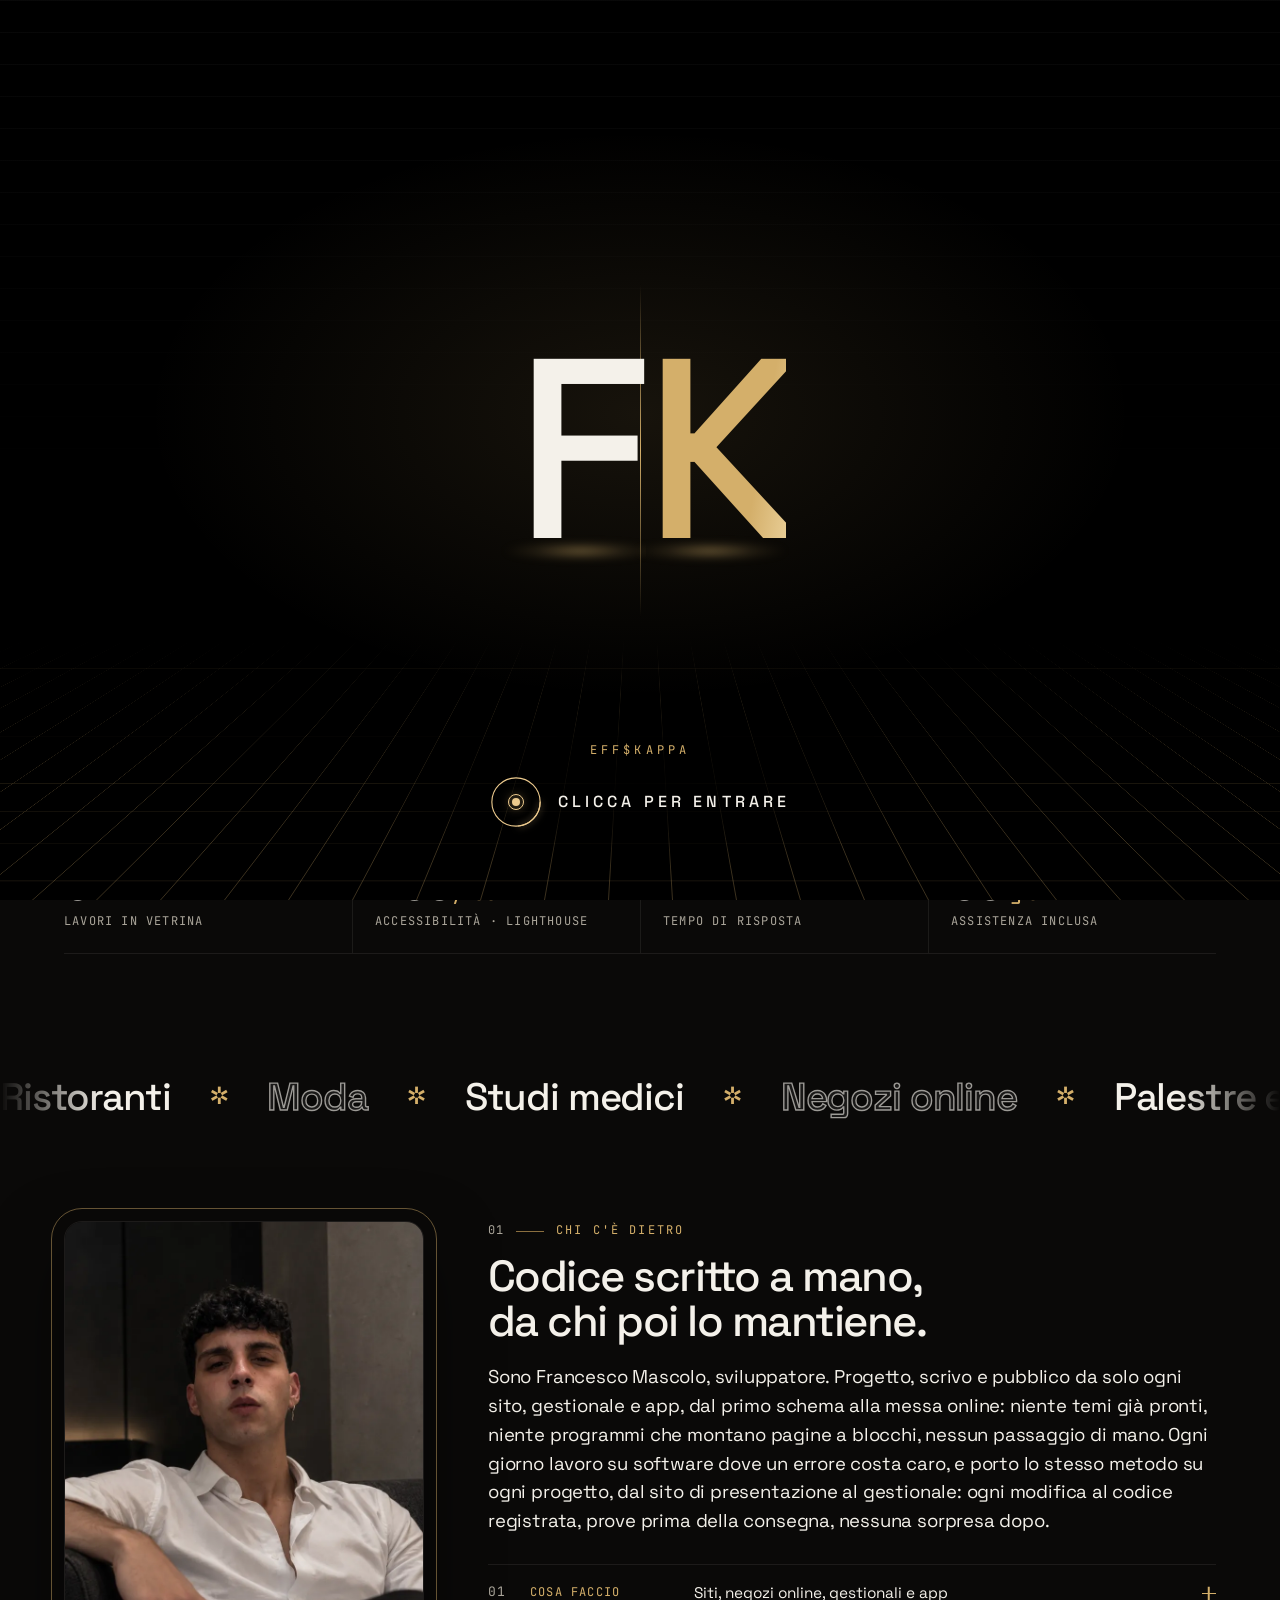
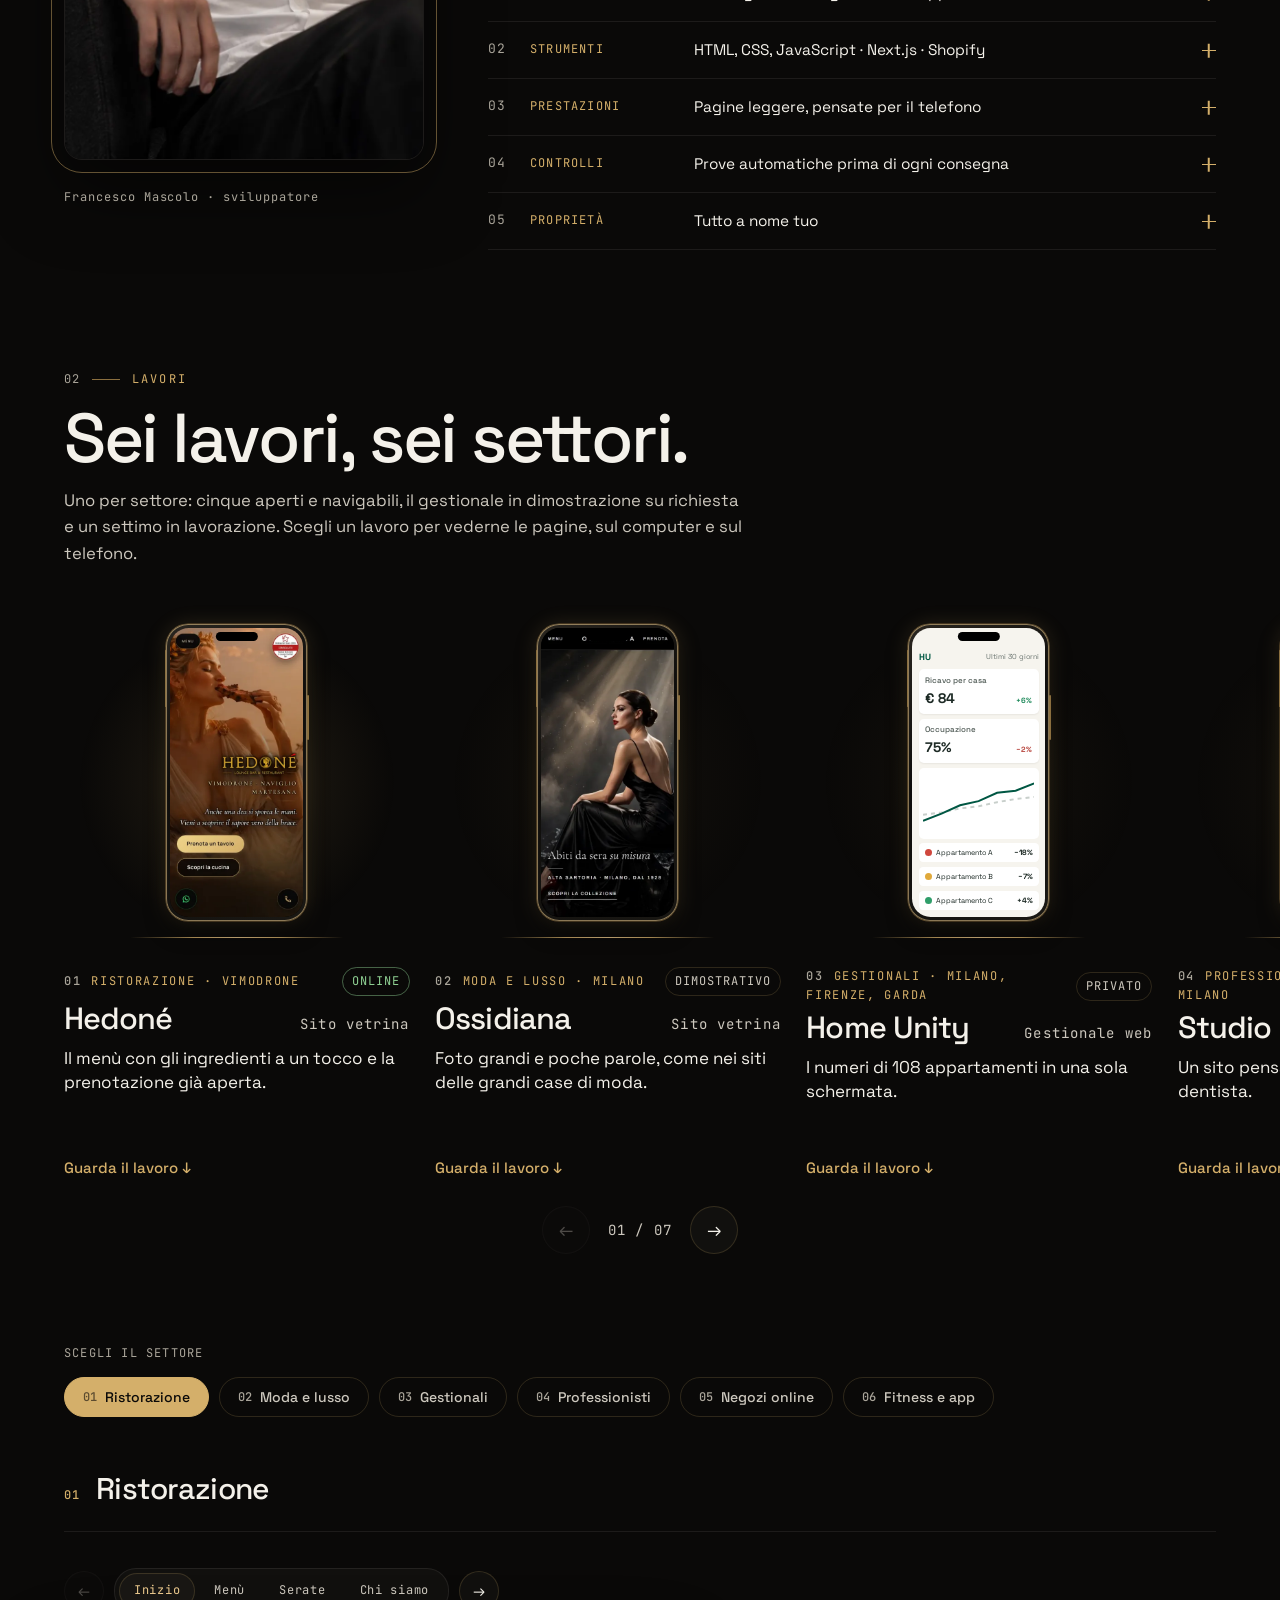
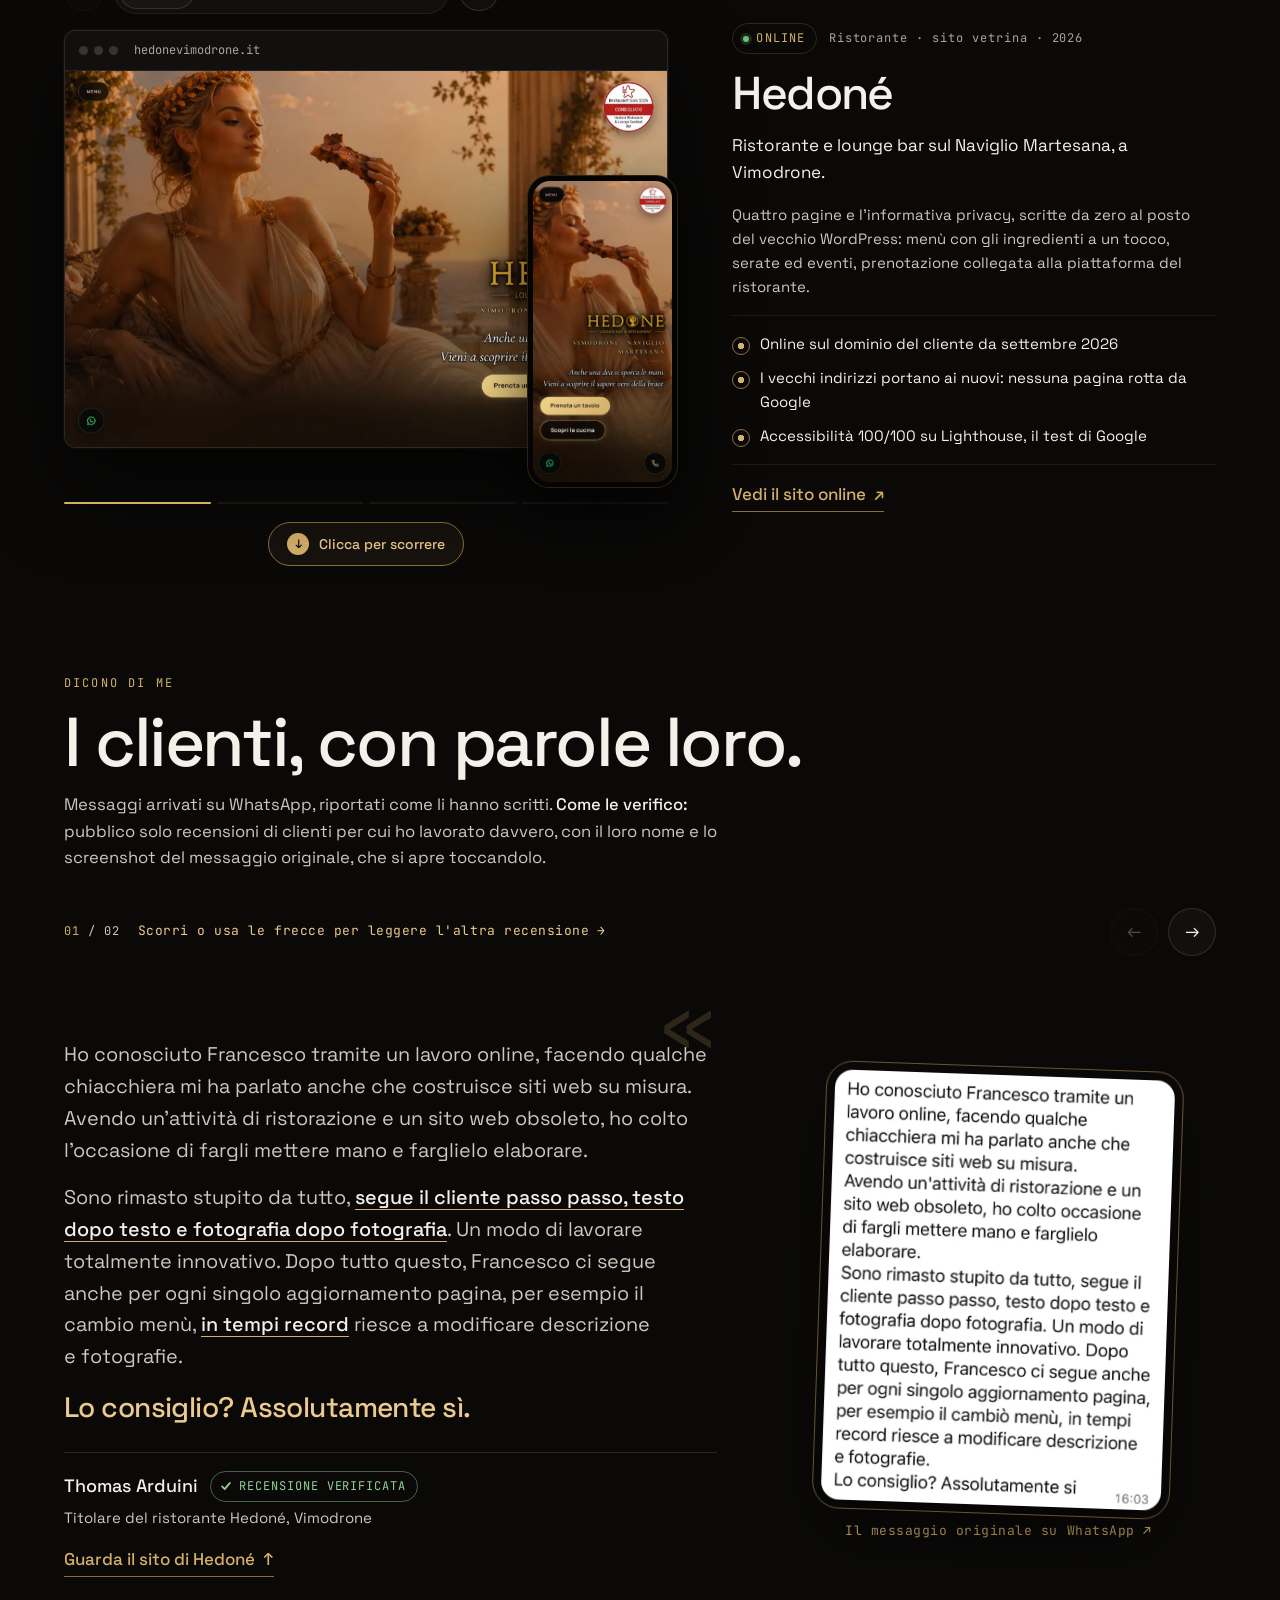
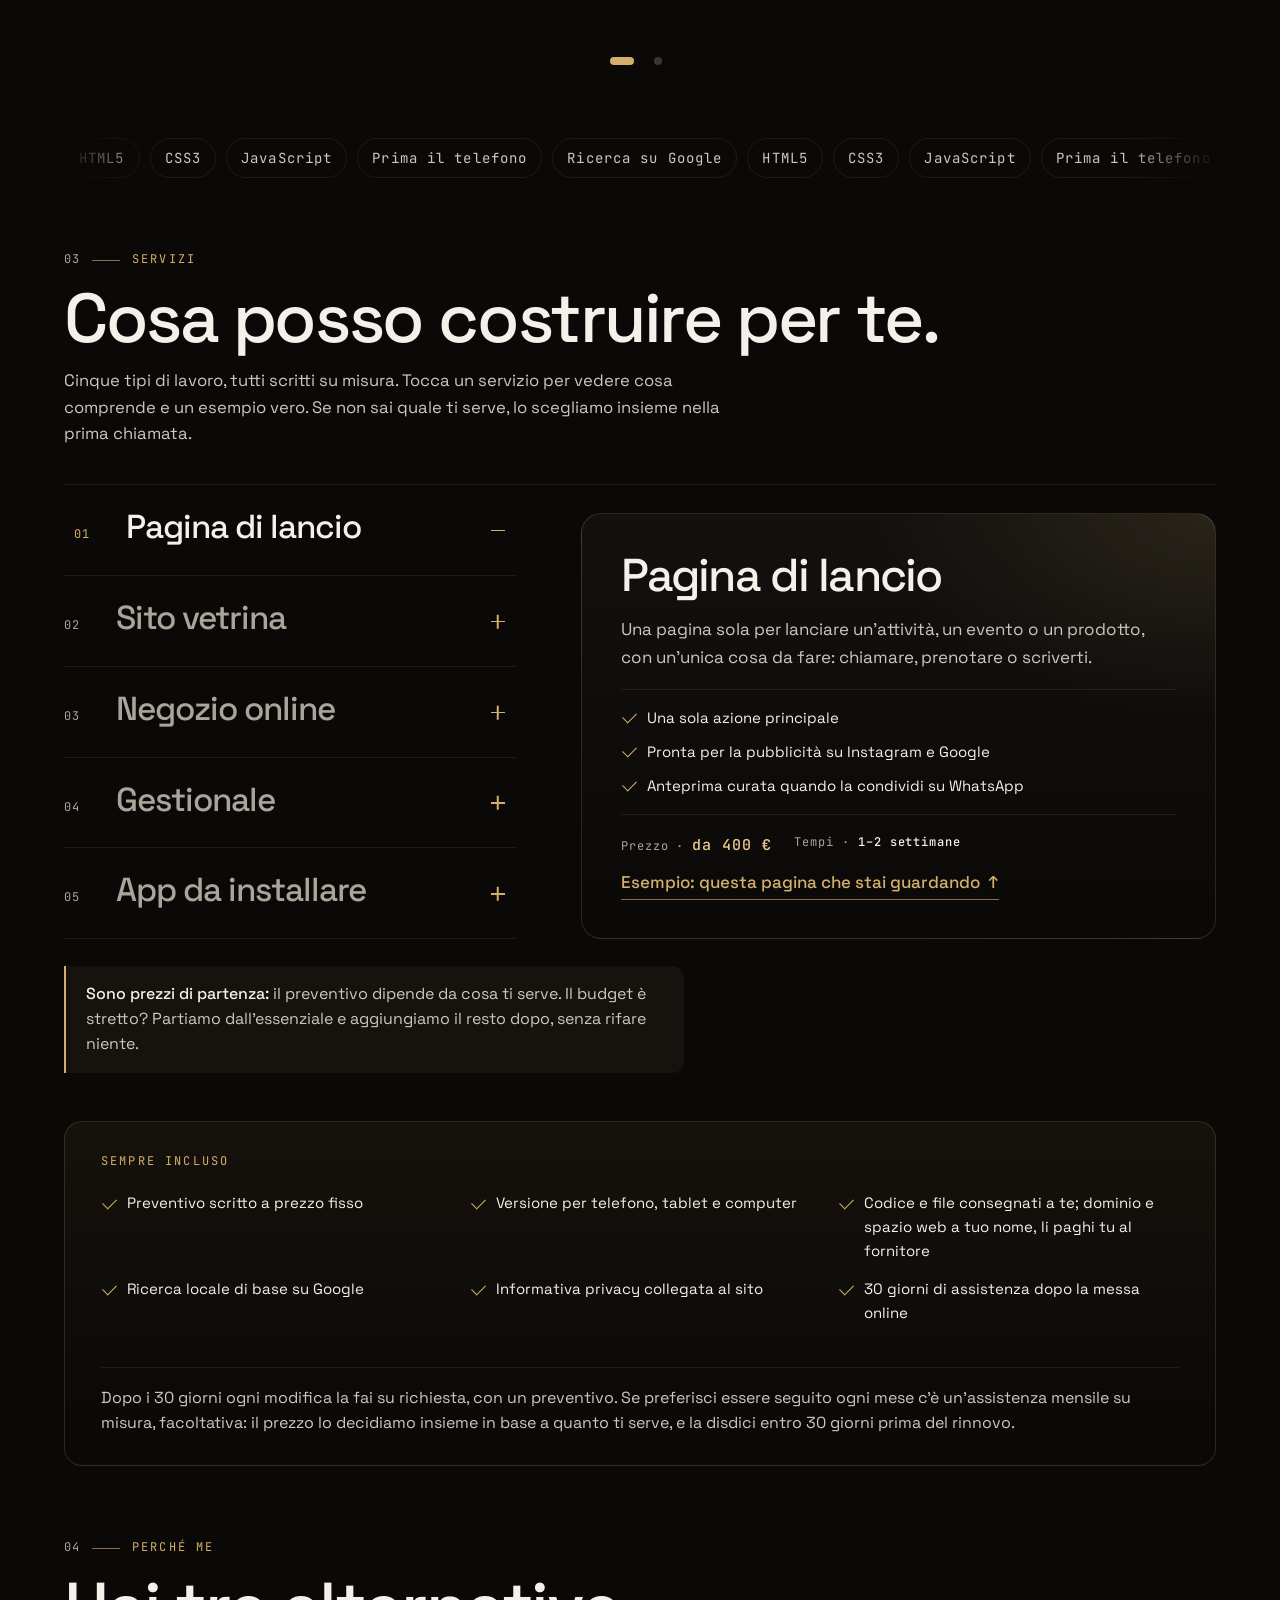
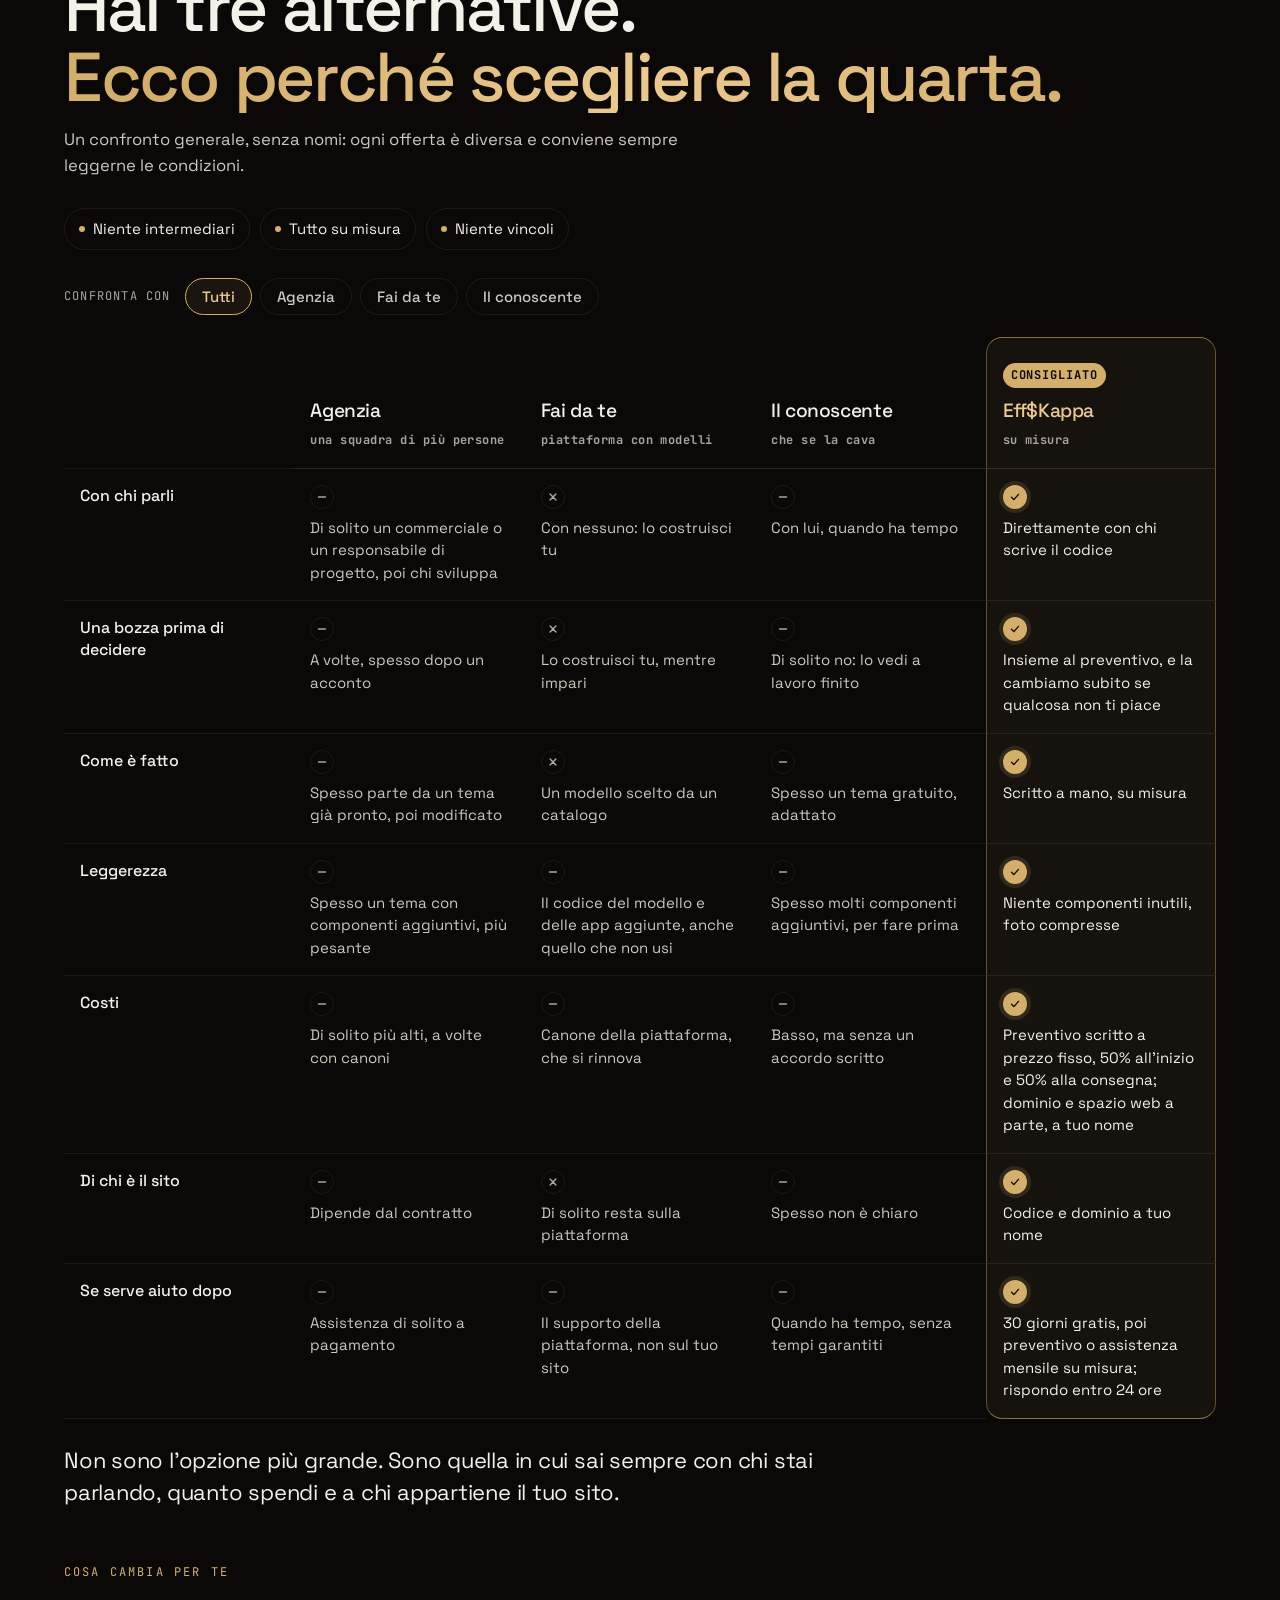
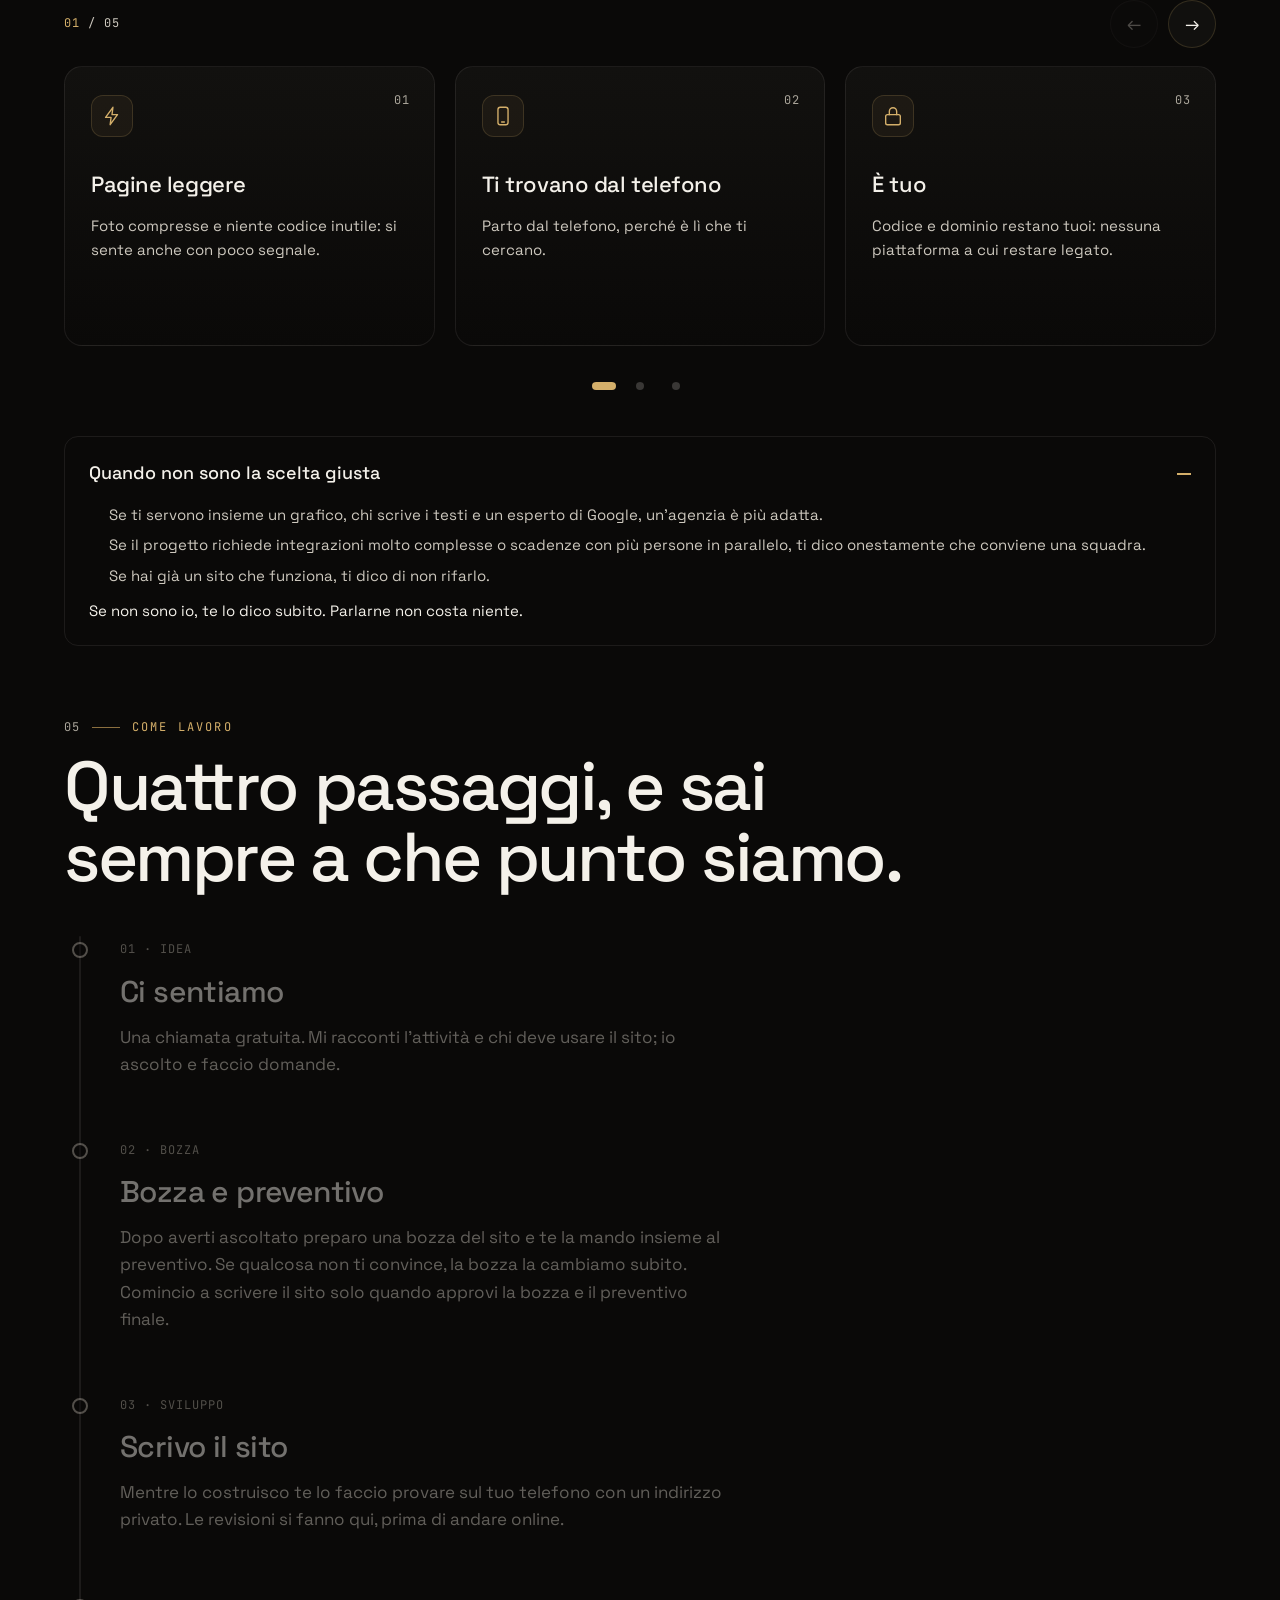
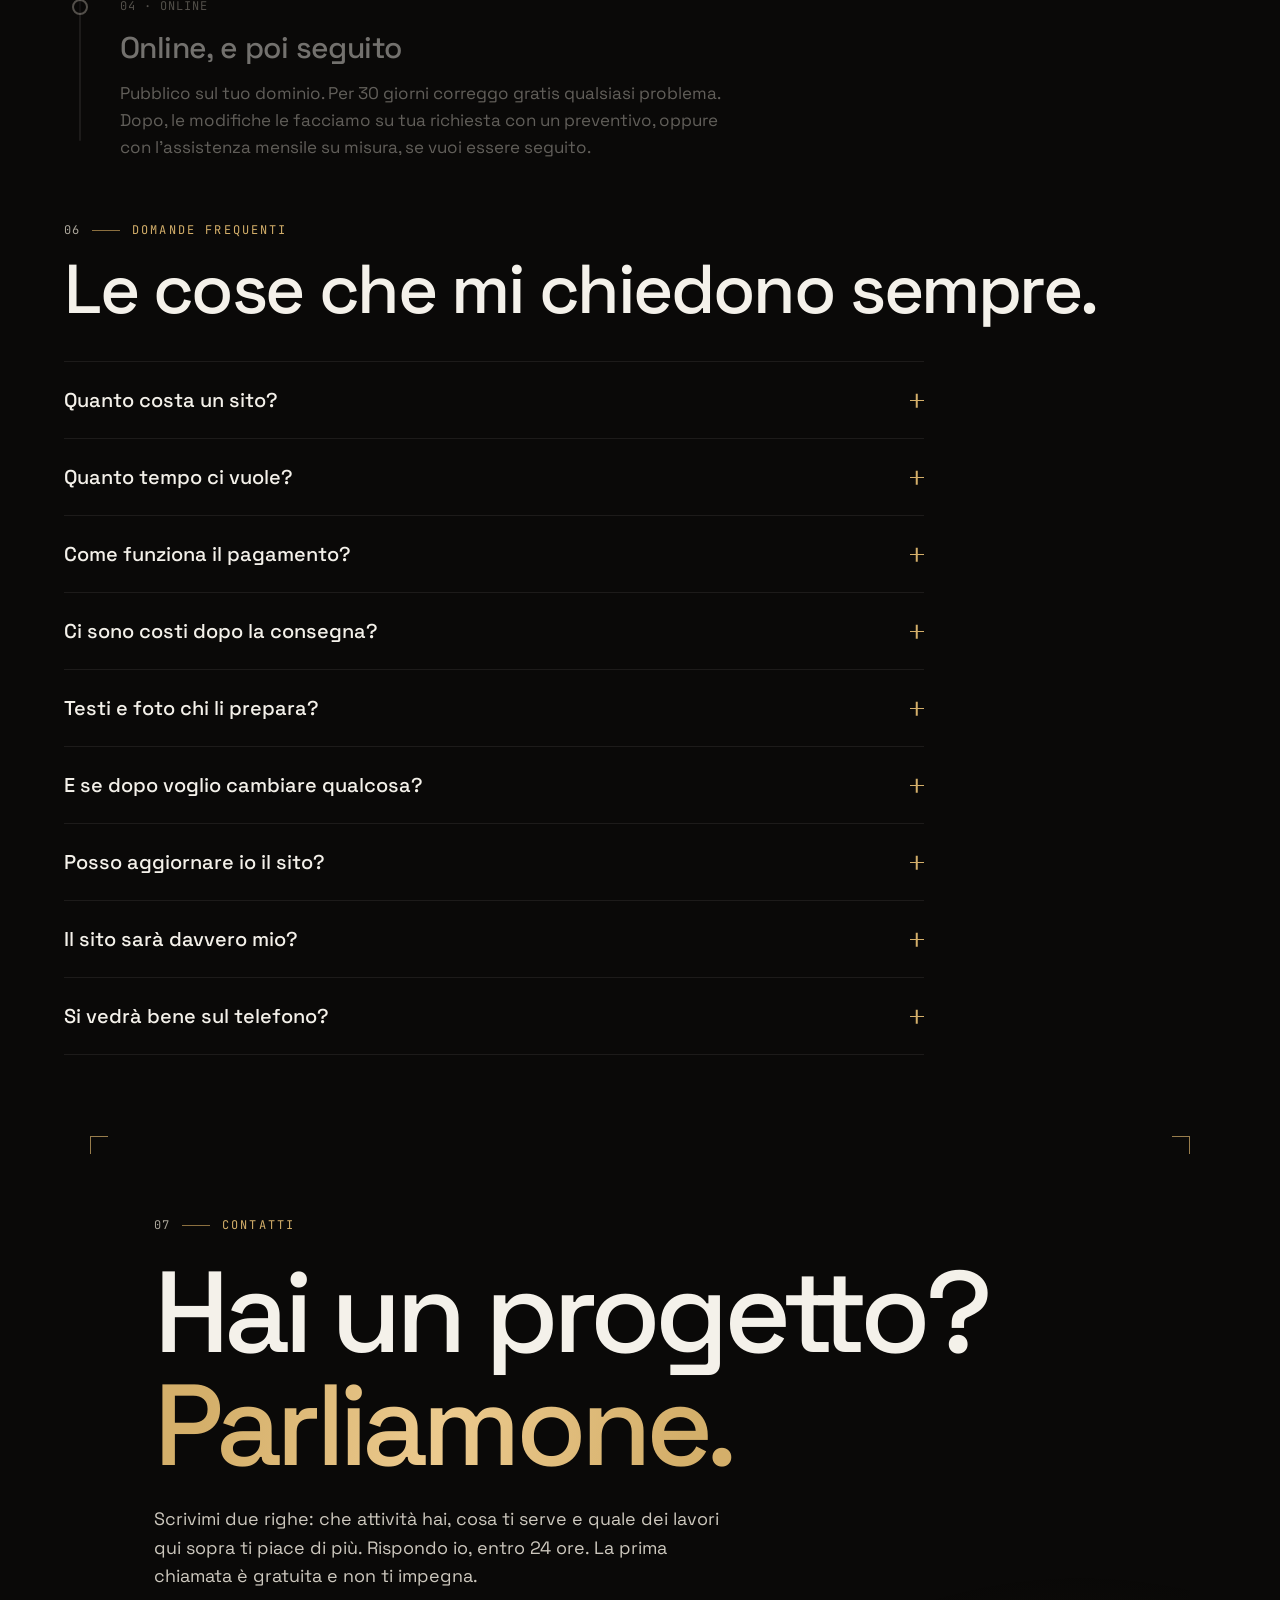
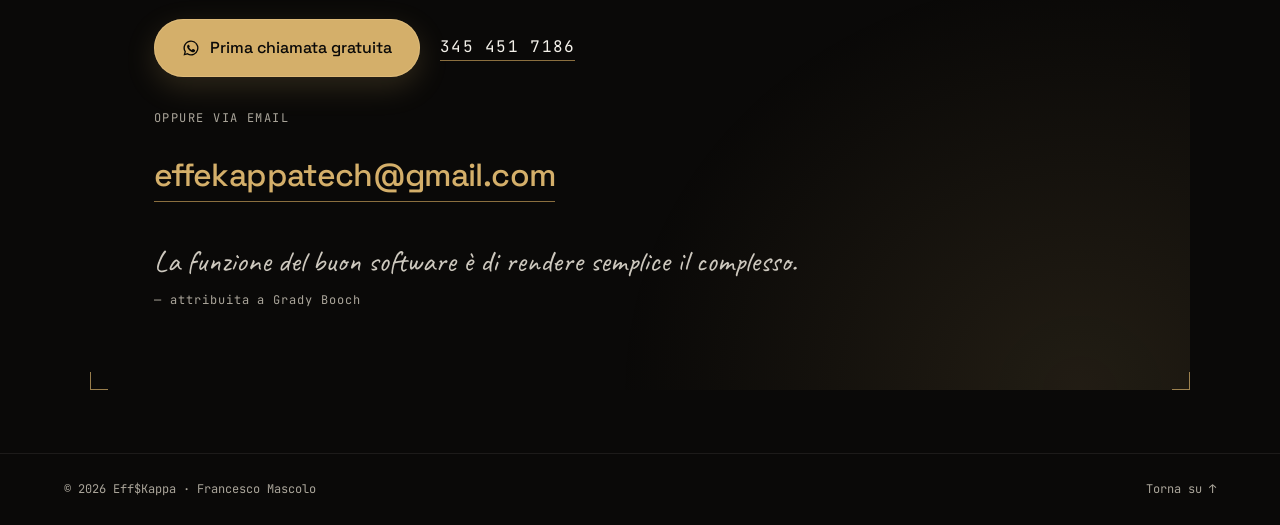
<file: index.html>
<!DOCTYPE html>
<html lang="it">
<head>
<meta charset="UTF-8">
<meta name="viewport" content="width=device-width, initial-scale=1">
<title>Eff$Kappa · Siti scritti a mano</title>
<link rel="icon" href="assets/favicon.svg" type="image/svg+xml">
<link rel="apple-touch-icon" href="assets/apple-touch-icon.png">
<meta name="description" content="Eff$Kappa, studio di Francesco Mascolo: niente modelli, niente agenzie. Siti, negozi online e gestionali scritti a mano per ristoranti, negozi e studi.">
<meta name="robots" content="noindex, nofollow">
<meta property="og:type" content="website">
<meta property="og:locale" content="it_IT">
<meta property="og:title" content="Eff$Kappa · Niente modelli, niente agenzie">
<meta property="og:description" content="Un sito scritto a mano per il tuo ristorante, il tuo negozio o il tuo studio. Studio di Francesco Mascolo.">
<meta property="og:url" content="https://chillguyzofficial-spec.github.io/LandingPage_Eff-Kappa/">
<meta property="og:image" content="https://chillguyzofficial-spec.github.io/LandingPage_Eff-Kappa/assets/og.jpg?v=3">
<meta property="og:image:width" content="1200">
<meta property="og:image:height" content="630">
<meta property="og:image:alt" content="Eff$Kappa: il sito di Hedoné su computer e telefono">
<meta name="twitter:card" content="summary_large_image">

<link rel="preconnect" href="https://fonts.googleapis.com">
<link rel="preconnect" href="https://fonts.gstatic.com" crossorigin>
<link href="https://fonts.googleapis.com/css2?family=Space+Grotesk:wght@400;500;700&family=JetBrains+Mono:wght@400;500&family=Caveat:wght@500&display=swap" rel="stylesheet">
<link rel="stylesheet" href="css/styles.css?v=68">
<script>
(function () {
  var h = document.documentElement;
  h.classList.add('js');
  // apertura FK: solo la prima volta nella sessione e solo se non si arriva a una sezione precisa
  try { if (!sessionStorage.getItem('fk-entrato') && !location.hash) h.classList.add('intro'); } catch (e) {}
})();
</script>
</head>
<body id="top">
<a class="salta" href="#main">Salta al contenuto</a>

  <!-- Apertura: schermo nero con FK, al tocco si apre come due ante -->
  <div class="gate" data-gate>
    <div class="gate-half gate-l" aria-hidden="true"><span class="gate-bg"></span><span class="gate-stage"><span class="gate-float"><span class="gate-letter gate-f">F</span></span></span></div>
    <div class="gate-half gate-r" aria-hidden="true"><span class="gate-bg"></span><span class="gate-stage"><span class="gate-float"><span class="gate-letter gate-k">K</span></span></span></div>
    <div class="gate-dust" aria-hidden="true"><i style="--x:8%;--d:0s;--t:13s"></i><i style="--x:17%;--d:-4s;--t:11s"></i><i style="--x:26%;--d:-9s;--t:15s"></i><i style="--x:34%;--d:-2s;--t:12s"></i><i style="--x:43%;--d:-11s;--t:14s"></i><i style="--x:57%;--d:-6s;--t:13s"></i><i style="--x:64%;--d:-1s;--t:16s"></i><i style="--x:72%;--d:-8s;--t:12s"></i><i style="--x:81%;--d:-3s;--t:14s"></i><i style="--x:90%;--d:-10s;--t:11s"></i><i style="--x:22%;--d:-13s;--t:17s"></i><i style="--x:76%;--d:-12s;--t:15s"></i><i style="--x:50%;--d:-7s;--t:18s"></i><i style="--x:12%;--d:-15s;--t:16s"></i></div>
    <span class="gate-line" aria-hidden="true"></span>
    <button type="button" class="gate-btn" data-gate-open aria-label="Entra nel sito di Eff$Kappa"></button>
    <p class="gate-hint" aria-hidden="true"><span class="gate-hint-brand mono">Eff$Kappa</span><span class="gate-cta"><span class="gate-ring"><svg viewBox="0 0 56 56"><circle class="gate-ring-base" cx="28" cy="28" r="26"/><circle class="gate-ring-arc" cx="28" cy="28" r="26"/></svg><i></i></span><span class="gate-cta-txt"><span class="gate-tap">Tocca per entrare</span><span class="gate-click">Clicca per entrare</span></span></span></p>
  </div>

  <div class="progress" aria-hidden="true"><span data-progress></span></div>

  <header class="site-header">
    <a href="#top" class="wordmark">Eff<span class="dollar">$</span>Kappa</a>
    <nav class="site-nav">
      <a href="#chi-sono">Chi sono</a>
      <a href="#lavori">Lavori</a>
      <a href="#servizi">Servizi</a>
      <a href="#metodo">Metodo</a>
      <a href="#contatti">Contatti</a>
    </nav>
  </header>

  <main id="main" tabindex="-1">

    <!-- Apertura -->
    <section class="hero">
      <div class="hero-grid" aria-hidden="true"></div>
      <div class="hero-text">
        <p class="eyebrow hero-in"><span class="pulse" aria-hidden="true"></span>Disponibile per nuovi progetti</p>
        <h1 class="hero-in">Niente modelli, <em>niente agenzie</em>.</h1>
        <p class="hero-hook hero-in">Stufo del solito sito fermo, che non ti porta <em>nessun cliente</em>?</p>
        <p class="lead hero-in">Un sito <strong>scritto a mano</strong> per il tuo ristorante, il tuo negozio o il tuo studio, <strong>online in poche settimane</strong>. Si apre <strong>in fretta sul telefono</strong> e porta dritto a <strong>prenotare, comprare o scriverti</strong>.</p>
        <div class="hero-actions hero-in">
          <a href="#contatti" class="btn btn-gold">Raccontami il progetto <span aria-hidden="true">→</span></a>
          <a href="#chi-sono" class="hero-link">Chi sono <span aria-hidden="true">↓</span></a>
          <a href="#lavori" class="hero-link">Guarda i lavori <span aria-hidden="true">↓</span></a>
        </div>
      </div>
      <figure class="hero-proof hero-in">
        <a class="project-media" href="https://www.hedonevimodrone.it/" aria-label="Apri il sito Hedoné">
          <div class="browser">
            <div class="browser-bar"><span></span><span></span><span></span><em>hedonevimodrone.it</em></div>
            <div class="screen"><img class="scroll-shot" src="assets/shots/full/hedone-home-desk.webp?v=2" alt="Pagina iniziale del sito Hedoné su computer" width="1000" height="5463" fetchpriority="high"></div>
          </div>
          <div class="phone"><div class="screen screen-mob"><img class="scroll-shot" src="assets/shots/full/hedone-home-mob.webp" alt="Pagina iniziale del sito Hedoné su telefono" width="600" height="5846"></div></div>
        </a>
        <figcaption><span class="badge badge-live">Online</span><span><b>Hedoné</b>, ristorante sul Naviglio Martesana. Sul dominio del cliente da settembre 2026.</span></figcaption>
      </figure>

      <dl class="stats hero-in">
        <div><dt>Lavori in vetrina</dt><dd><span data-count-to="6">6</span></dd></div>
        <div><dt>Accessibilità · Lighthouse</dt><dd><span data-count-to="100">100</span><small>/100</small></dd></div>
        <div><dt>Tempo di risposta</dt><dd><span data-count-to="24">24</span><small> h</small></dd></div>
        <div><dt>Assistenza inclusa</dt><dd><span data-count-to="30">30</span><small> giorni</small></dd></div>
      </dl>
    </section>

    <!-- Fascia dei settori -->
    <div class="marquee" aria-hidden="true">
      <div class="marquee-track">
        <span>Ristoranti</span><i>✲</i><span>Moda</span><i>✲</i><span>Studi medici</span><i>✲</i><span>Negozi online</span><i>✲</i><span>Palestre e studi</span><i>✲</i><span>Gestionali</span><i>✲</i>
        <span>Ristoranti</span><i>✲</i><span>Moda</span><i>✲</i><span>Studi medici</span><i>✲</i><span>Negozi online</span><i>✲</i><span>Palestre e studi</span><i>✲</i><span>Gestionali</span><i>✲</i>
      </div>
    </div>

    <!-- Chi c'è dietro -->
    <section class="about" id="chi-sono">
      <div class="about-top">
        <figure class="about-photo" data-reveal>
          <img src="assets/francesco.webp" alt="Francesco Mascolo, lo sviluppatore dietro Eff$Kappa" width="760" height="1140" loading="lazy" decoding="async">
          <figcaption class="mono">Francesco Mascolo · sviluppatore</figcaption>
        </figure>
        <div class="about-text">
          <div class="section-head" data-reveal>
            <p class="eyebrow"><span class="idx">01</span>Chi c'è dietro</p>
            <h2 data-words>Codice scritto a mano, da chi poi lo mantiene.</h2>
          </div>
          <p class="about-lead" data-reveal>Sono Francesco Mascolo, sviluppatore. Progetto, scrivo e pubblico da solo ogni sito, gestionale e app, dal primo schema alla messa online: niente temi già pronti, niente programmi che montano pagine a blocchi, nessun passaggio di mano. Ogni giorno lavoro su software dove un errore costa caro, e porto lo stesso metodo su ogni progetto, dal sito di presentazione al gestionale: ogni modifica al codice registrata, prove prima della consegna, nessuna sorpresa dopo.</p>

          <div class="spec spec-x" data-reveal>
            <details class="spec-item" style="--i:0"><summary><span class="spec-n mono">01</span><span class="spec-t mono">Cosa faccio</span><span class="spec-breve">Siti, negozi online, gestionali e app</span><span class="faq-icon" aria-hidden="true"></span></summary><p>Siti vetrina, negozi online, gestionali web e app da installare dal browser (PWA).</p></details>
            <details class="spec-item" style="--i:1"><summary><span class="spec-n mono">02</span><span class="spec-t mono">Strumenti</span><span class="spec-breve">HTML, CSS, JavaScript · Next.js · Shopify</span><span class="faq-icon" aria-hidden="true"></span></summary><p>HTML, CSS e JavaScript scritti a mano per i siti; Next.js e Node.js per i gestionali; Shopify e Stripe per i negozi con molti prodotti.</p></details>
            <details class="spec-item" style="--i:2"><summary><span class="spec-n mono">03</span><span class="spec-t mono">Prestazioni</span><span class="spec-breve">Pagine leggere, pensate per il telefono</span><span class="faq-icon" aria-hidden="true"></span></summary><p>Immagini WebP caricate solo quando servono, tutto pensato prima per il telefono, accessibilità misurata con Lighthouse.</p></details>
            <details class="spec-item" style="--i:3"><summary><span class="spec-n mono">04</span><span class="spec-t mono">Controlli</span><span class="spec-breve">Prove automatiche prima di ogni consegna</span><span class="faq-icon" aria-hidden="true"></span></summary><p>Prove automatiche su telefono, tablet e computer prima di ogni consegna: oltre 100 sui percorsi d'acquisto di un negozio, oltre 400 su sito e app.</p></details>
            <details class="spec-item" style="--i:4"><summary><span class="spec-n mono">05</span><span class="spec-t mono">Proprietà</span><span class="spec-breve">Tutto a nome tuo</span><span class="faq-icon" aria-hidden="true"></span></summary><p>Codice, dominio e spazio web a nome del cliente, con tutti i file consegnati.</p></details>
          </div>
        </div>
      </div>
    </section>

    <!-- Lavori -->
    <section class="work" id="lavori">
      <div class="section-head" data-reveal>
        <p class="eyebrow"><span class="idx">02</span>Lavori</p>
        <h2>Sei lavori, sei settori.</h2>
        <p class="section-sub">Uno per settore: cinque aperti e navigabili, il gestionale in dimostrazione su richiesta e un settimo in lavorazione. Scegli un lavoro per vederne le pagine, sul computer e sul telefono.</p>
      </div>

      <div class="vt" data-vt data-reveal>
        <ol class="vt-binario" data-vt-track aria-label="I lavori">
        <li class="vt-item">
          <a class="vt-card" draggable="false" href="#lavoro-ristorazione">
            <span class="vt-foto" role="img" aria-label="Pagina iniziale del sito Hedoné su iPhone">
              <span class="vt-iphone"><span class="vt-schermo"><img src="assets/shots/vetrina/hedone-mob.webp" alt="" width="390" height="844" loading="lazy" decoding="async" draggable="false"></span><span class="vt-isola" aria-hidden="true"></span></span>
            </span>
            <span class="vt-info">
              <span class="vt-riga"><span class="vt-dove mono"><b>01</b>Ristorazione · Vimodrone</span><span class="vt-stato mono is-live">Online</span></span>
              <span class="vt-titolo"><span class="vt-nome">Hedoné</span><span class="vt-tipo mono">Sito vetrina</span></span>
              <span class="vt-frase">Il menù con gli ingredienti a un tocco e la prenotazione già aperta.</span>
              <span class="vt-vai">Guarda il lavoro <span aria-hidden="true">↓</span></span>
            </span>
          </a>
        </li>
        <li class="vt-item">
          <a class="vt-card" draggable="false" href="#lavoro-moda">
            <span class="vt-foto" role="img" aria-label="Pagina iniziale del sito Ossidiana su iPhone">
              <span class="vt-iphone"><span class="vt-schermo"><img src="assets/shots/vetrina/ossidiana-mob.webp" alt="" width="390" height="844" loading="lazy" decoding="async" draggable="false"></span><span class="vt-isola" aria-hidden="true"></span></span>
            </span>
            <span class="vt-info">
              <span class="vt-riga"><span class="vt-dove mono"><b>02</b>Moda e lusso · Milano</span><span class="vt-stato mono">Dimostrativo</span></span>
              <span class="vt-titolo"><span class="vt-nome">Ossidiana</span><span class="vt-tipo mono">Sito vetrina</span></span>
              <span class="vt-frase">Foto grandi e poche parole, come nei siti delle grandi case di moda.</span>
              <span class="vt-vai">Guarda il lavoro <span aria-hidden="true">↓</span></span>
            </span>
          </a>
        </li>
        <li class="vt-item">
          <a class="vt-card" draggable="false" href="#lavoro-gestionali">
            <span class="vt-foto" role="img" aria-label="Anteprima illustrativa del gestionale Home Unity su iPhone, con dati fittizi">
              <span class="vt-iphone"><span class="vt-schermo"><span class="vt-mdash" aria-hidden="true">
                <b class="vt-md-top">HU <em>Ultimi 30 giorni</em></b>
                <span class="vt-md-kpi"><small>Ricavo per casa</small><strong>€ 84</strong><em class="up">+6%</em></span>
                <span class="vt-md-kpi"><small>Occupazione</small><strong>75%</strong><em class="down">−2%</em></span>
                <span class="vt-md-chart"><svg viewBox="0 0 300 120" preserveAspectRatio="none"><polyline class="ly" points="0,82 50,78 100,70 150,66 200,58 250,52 300,48"/><polyline class="cy" points="0,94 50,80 100,64 150,56 200,40 250,36 300,22"/></svg></span>
                <span class="vt-md-row"><i class="dot red"></i>Appartamento A<em>−18%</em></span>
                <span class="vt-md-row"><i class="dot amber"></i>Appartamento B<em>−7%</em></span>
                <span class="vt-md-row"><i class="dot green"></i>Appartamento C<em>+4%</em></span>
              </span></span><span class="vt-isola" aria-hidden="true"></span></span>
            </span>
            <span class="vt-info">
              <span class="vt-riga"><span class="vt-dove mono"><b>03</b>Gestionali · Milano, Firenze, Garda</span><span class="vt-stato mono">Privato</span></span>
              <span class="vt-titolo"><span class="vt-nome">Home Unity</span><span class="vt-tipo mono">Gestionale web</span></span>
              <span class="vt-frase">I numeri di 108 appartamenti in una sola schermata.</span>
              <span class="vt-vai">Guarda il lavoro <span aria-hidden="true">↓</span></span>
            </span>
          </a>
        </li>
        <li class="vt-item">
          <a class="vt-card" draggable="false" href="#lavoro-professionisti">
            <span class="vt-foto" role="img" aria-label="Pagina iniziale del sito Studio Lumea su iPhone">
              <span class="vt-iphone"><span class="vt-schermo"><img src="assets/shots/vetrina/lumea-mob.webp" alt="" width="390" height="844" loading="lazy" decoding="async" draggable="false"></span><span class="vt-isola" aria-hidden="true"></span></span>
            </span>
            <span class="vt-info">
              <span class="vt-riga"><span class="vt-dove mono"><b>04</b>Professionisti · Milano</span><span class="vt-stato mono">Dimostrativo</span></span>
              <span class="vt-titolo"><span class="vt-nome">Studio Lumea</span><span class="vt-tipo mono">Sito vetrina</span></span>
              <span class="vt-frase">Un sito pensato per chi ha paura del dentista.</span>
              <span class="vt-vai">Guarda il lavoro <span aria-hidden="true">↓</span></span>
            </span>
          </a>
        </li>
        <li class="vt-item">
          <a class="vt-card" draggable="false" href="#lavoro-ecommerce">
            <span class="vt-foto" role="img" aria-label="Pagina iniziale del sito Michelangelo Beauty su iPhone">
              <span class="vt-iphone"><span class="vt-schermo"><img src="assets/shots/vetrina/michelangelo-mob.webp" alt="" width="390" height="844" loading="lazy" decoding="async" draggable="false"></span><span class="vt-isola" aria-hidden="true"></span></span>
            </span>
            <span class="vt-info">
              <span class="vt-riga"><span class="vt-dove mono"><b>05</b>Negozi online · Toscana</span><span class="vt-stato mono">Dimostrativo</span></span>
              <span class="vt-titolo"><span class="vt-nome">Michelangelo Beauty</span><span class="vt-tipo mono">Negozio online</span></span>
              <span class="vt-frase">Un negozio di cosmetica con il carattere di una bottega.</span>
              <span class="vt-vai">Guarda il lavoro <span aria-hidden="true">↓</span></span>
            </span>
          </a>
        </li>
        <li class="vt-item">
          <a class="vt-card" draggable="false" href="#lavoro-fitness">
            <span class="vt-foto" role="img" aria-label="Pagina iniziale del sito Cento Respiri su iPhone">
              <span class="vt-iphone"><span class="vt-schermo"><img src="assets/shots/vetrina/centorespiri-mob.webp" alt="" width="390" height="844" loading="lazy" decoding="async" draggable="false"></span><span class="vt-isola" aria-hidden="true"></span></span>
            </span>
            <span class="vt-info">
              <span class="vt-riga"><span class="vt-dove mono"><b>06</b>Fitness e app · Torino</span><span class="vt-stato mono">Dimostrativo</span></span>
              <span class="vt-titolo"><span class="vt-nome">Cento Respiri</span><span class="vt-tipo mono">Sito + app</span></span>
              <span class="vt-frase">Sito, area clienti e app con un solo account.</span>
              <span class="vt-vai">Guarda il lavoro <span aria-hidden="true">↓</span></span>
            </span>
          </a>
        </li>
        <li class="vt-item vt-item-presto">
          <a class="vt-card" draggable="false" data-presto>
            <span class="vt-foto" role="img" aria-label="Lavoro in lavorazione, non ancora visibile">
              <span class="vt-iphone"><span class="vt-schermo vt-presto" aria-hidden="true"><i></i><i></i><i></i><b class="mono">In lavorazione</b><span class="vt-presto-barra"><span></span></span></span><span class="vt-isola" aria-hidden="true"></span></span>
            </span>
            <span class="vt-info">
              <span class="vt-riga"><span class="vt-dove mono"><b>07</b>Abbigliamento</span><span class="vt-stato mono is-presto">Presto</span></span>
              <span class="vt-titolo"><span class="vt-nome">In lavorazione</span><span class="vt-tipo mono">Negozio online</span></span>
              <span class="vt-frase">Un negozio online di abbigliamento, costruito insieme al cliente. Presto visibile qui.</span>
              <span class="vt-vai vt-vai-presto">Presto online</span>
            </span>
          </a>
        </li>
        </ol>
        <div class="vt-comandi">
          <button type="button" class="round" data-vt-prev aria-label="Lavoro precedente"><span aria-hidden="true">←</span></button>
          <p class="mono vt-conta" aria-live="polite"><span data-vt-count>01</span> / 07</p>
          <button type="button" class="round" data-vt-next aria-label="Lavoro successivo"><span aria-hidden="true">→</span></button>
        </div>
      </div>
      <div class="lavori-dettaglio" id="lavori-dettaglio">
        <div class="filters" role="group" aria-label="Scegli il settore">
          <p class="mono filters-label">Scegli il settore</p>
          <button type="button" class="chip is-active" data-filter="ristorazione" aria-pressed="true" aria-controls="lavoro-ristorazione"><span>01</span>Ristorazione</button>
          <button type="button" class="chip" data-filter="moda" aria-pressed="false" aria-controls="lavoro-moda"><span>02</span>Moda e lusso</button>
          <button type="button" class="chip" data-filter="gestionali" aria-pressed="false" aria-controls="lavoro-gestionali"><span>03</span>Gestionali</button>
          <button type="button" class="chip" data-filter="professionisti" aria-pressed="false" aria-controls="lavoro-professionisti"><span>04</span>Professionisti</button>
          <button type="button" class="chip" data-filter="ecommerce" aria-pressed="false" aria-controls="lavoro-ecommerce"><span>05</span>Negozi online</button>
          <button type="button" class="chip" data-filter="fitness" aria-pressed="false" aria-controls="lavoro-fitness"><span>06</span>Fitness e app</button>
        </div>

      <!-- Ristorazione -->
      <div class="category is-on" id="lavoro-ristorazione" data-category="ristorazione">
        <h3 class="category-title"><span class="mono">01</span>Ristorazione</h3>
        <article class="project" data-shots>
          <div class="project-media-wrap">
            <div class="tabs-row">
              <button type="button" class="round round-sm" data-tab-prev aria-label="Sezione precedente di Hedoné"><span aria-hidden="true">←</span></button>
              <div class="tabs tabs-4" role="group" aria-label="Sezioni del sito Hedoné">
                <button type="button" class="tab is-active" data-desk="assets/shots/full/hedone-home-desk.webp?v=2" data-mob="assets/shots/full/hedone-home-mob.webp" data-alt="pagina iniziale">Inizio</button>
                <button type="button" class="tab" data-desk="assets/shots/full/hedone-menu-desk.webp" data-mob="assets/shots/full/hedone-menu-mob.webp" data-alt="pagina del menù">Menù</button>
                <button type="button" class="tab" data-desk="assets/shots/full/hedone-serate-desk.webp" data-mob="assets/shots/full/hedone-serate-mob.webp" data-alt="pagina delle serate ed eventi">Serate</button>
                <button type="button" class="tab" data-desk="assets/shots/full/hedone-chisiamo-desk.webp" data-mob="assets/shots/full/hedone-chisiamo-mob.webp" data-alt="pagina Chi siamo">Chi siamo</button>
              </div>
              <button type="button" class="round round-sm" data-tab-next aria-label="Sezione successiva di Hedoné"><span aria-hidden="true">→</span></button>
            </div>
            <a class="project-media is-draggable" href="https://www.hedonevimodrone.it/" draggable="false" aria-label="Apri il sito Hedoné">
              <div class="browser">
                <div class="browser-bar"><span></span><span></span><span></span><em>hedonevimodrone.it</em></div>
                <div class="screen"><img class="scroll-shot" draggable="false" data-shot-desk src="assets/shots/full/hedone-home-desk.webp?v=2" alt="Sito Hedoné su computer: pagina iniziale" loading="eager" decoding="async" width="1000" height="5463"></div>
              </div>
              <div class="phone"><div class="screen screen-mob"><img class="scroll-shot" draggable="false" data-shot-mob src="assets/shots/full/hedone-home-mob.webp" alt="Sito Hedoné su telefono: pagina iniziale" loading="eager" decoding="async" width="600" height="5846"></div></div>
            </a>
          </div>
          <div class="project-body">
            <div class="project-meta"><span class="badge badge-live">Online</span><span class="mono">Ristorante · sito vetrina · 2026</span></div>
            <h4>Hedoné</h4>
            <p class="project-sub">Ristorante e lounge bar sul Naviglio Martesana, a Vimodrone.</p>
            <p class="project-text">Quattro pagine e l'informativa privacy, scritte da zero al posto del vecchio WordPress: menù con gli ingredienti a un tocco, serate ed eventi, prenotazione collegata alla piattaforma del ristorante.</p>
            <ul class="results">
              <li>Online sul dominio del cliente da settembre 2026</li>
              <li>I vecchi indirizzi portano ai nuovi: nessuna pagina rotta da Google</li>
              <li>Accessibilità 100/100 su Lighthouse, il test di Google</li>
            </ul>
            <div class="project-links">
              <a class="project-link" href="https://www.hedonevimodrone.it/">Vedi il sito online <span aria-hidden="true">↗</span></a>
            </div>
          </div>
        </article>
      </div>

      <!-- Moda e lusso -->
      <div class="category" id="lavoro-moda" data-category="moda">
        <h3 class="category-title"><span class="mono">02</span>Moda e lusso</h3>
        <article class="project project-flip" data-shots>
          <div class="project-media-wrap">
            <div class="tabs-row">
              <button type="button" class="round round-sm" data-tab-prev aria-label="Sezione precedente di Ossidiana"><span aria-hidden="true">←</span></button>
              <div class="tabs tabs-3" role="group" aria-label="Sezioni del sito Ossidiana">
                <button type="button" class="tab is-active" data-desk="assets/shots/full/ossidiana-home-desk.webp" data-mob="assets/shots/full/ossidiana-home-mob.webp" data-alt="pagina iniziale">Inizio</button>
                <button type="button" class="tab" data-desk="assets/shots/full/ossidiana-storia-desk.webp" data-mob="assets/shots/full/ossidiana-storia-mob.webp" data-alt="pagina della storia">Storia</button>
                <button type="button" class="tab" data-desk="assets/shots/full/ossidiana-manifesto-desk.webp" data-mob="assets/shots/full/ossidiana-manifesto-mob.webp" data-alt="pagina del manifesto">Manifesto</button>
              </div>
              <button type="button" class="round round-sm" data-tab-next aria-label="Sezione successiva di Ossidiana"><span aria-hidden="true">→</span></button>
            </div>
            <a class="project-media is-draggable" href="https://chillguyzofficial-spec.github.io/ossidiana/" draggable="false" aria-label="Apri il sito Ossidiana">
              <div class="browser">
                <div class="browser-bar"><span></span><span></span><span></span><em>ossidiana</em></div>
                <div class="screen"><img class="scroll-shot" draggable="false" data-shot-desk src="assets/shots/full/ossidiana-home-desk.webp" alt="Sito Ossidiana su computer: pagina iniziale" loading="lazy" decoding="async" width="1000" height="3750"></div>
              </div>
              <div class="phone"><div class="screen screen-mob"><img class="scroll-shot" draggable="false" data-shot-mob src="assets/shots/full/ossidiana-home-mob.webp" alt="Sito Ossidiana su telefono: pagina iniziale" loading="lazy" decoding="async" width="600" height="5846"></div></div>
            </a>
          </div>
          <div class="project-body">
            <div class="project-meta"><span class="badge">Dimostrativo</span><span class="mono">Moda di lusso · sito vetrina · 2026</span></div>
            <h4>Ossidiana</h4>
            <p class="project-sub">Sartoria di alta moda a Milano, inventato per mostrare un sito di moda di lusso.</p>
            <p class="project-text">Poche parole e foto grandi, con la stessa impaginazione su computer e telefono come fanno le grandi case di moda. Schede con galleria e richiesta di prova con calendario.</p>
            <ul class="results">
              <li>Foto a tutta pagina, mai tagliate</li>
              <li>Tre pagine: home, storia e manifesto</li>
              <li>Accessibilità 100/100 su Lighthouse, il test di Google</li>
            </ul>
            <div class="project-links">
              <a class="project-link" href="https://chillguyzofficial-spec.github.io/ossidiana/">Vedi il sito online <span aria-hidden="true">↗</span></a>
            </div>
          </div>
        </article>
      </div>

      <!-- Gestionali -->
      <div class="category" id="lavoro-gestionali" data-category="gestionali">
        <h3 class="category-title"><span class="mono">03</span>Gestionali</h3>
        <article class="project">
          <div class="project-media project-media-static">
            <div class="browser">
              <div class="browser-bar"><span></span><span></span><span></span><em>gestionale · area riservata</em></div>
              <div class="dash" aria-label="Anteprima illustrativa del pannello, con dati fittizi" role="img">
                <aside class="dash-side"><b>HU</b><i></i><i></i><i></i><i></i></aside>
                <div class="dash-main">
                  <div class="dash-top"><span>Panoramica · ultimi 30 giorni</span><span class="dash-pill">rispetto al 2025</span></div>
                  <div class="dash-kpis">
                    <div><small>Ricavo per casa</small><strong>€ 84</strong><em class="up">+6%</em></div>
                    <div><small>Prezzo medio</small><strong>€ 112</strong><em class="up">+3%</em></div>
                    <div><small>Occupazione</small><strong>75%</strong><em class="down">−2%</em></div>
                    <div><small>Nuove prenotazioni, 7 giorni</small><strong>41</strong><em class="up">+9</em></div>
                  </div>
                  <div class="dash-chart">
                    <svg viewBox="0 0 300 90" preserveAspectRatio="none" aria-hidden="true">
                      <polyline class="ly" points="0,62 25,58 50,60 75,50 100,54 125,44 150,48 175,40 200,46 225,36 250,40 275,32 300,36"/>
                      <polyline class="cy" points="0,70 25,60 50,52 75,55 100,42 125,46 150,34 175,38 200,28 225,33 250,22 275,26 300,18"/>
                    </svg>
                  </div>
                  <div class="dash-list">
                    <div><span class="dot red"></span>Appartamento A · Milano<em>−18%</em></div>
                    <div><span class="dot amber"></span>Appartamento B · Firenze<em>−7%</em></div>
                    <div><span class="dot green"></span>Appartamento C · Garda<em>+4%</em></div>
                  </div>
                </div>
              </div>
            </div>
            <p class="media-note">Anteprima illustrativa: nomi e numeri sono fittizi, i dati del cliente restano riservati.</p>
          </div>
          <div class="project-body">
            <div class="project-meta"><span class="badge">Privato</span><span class="mono">Affitti brevi · gestionale web · 2026</span></div>
            <h4>Gestionale Home Unity</h4>
            <p class="project-sub">Il controllo dei ricavi per una società che gestisce affitti brevi: 108 appartamenti tra Milano, Firenze e lago di Garda.</p>
            <p class="project-text">Un pannello collegato al programma delle prenotazioni, con accessi separati per amministratore e operatori. Consegnata a giugno 2026.</p>
            <ul class="results">
              <li>I dati arrivano da soli dal gestionale, nessuno li ricopia più a mano</li>
              <li>Ricavo per casa, prezzo medio, occupazione e nuove prenotazioni confrontati con l'anno prima</li>
              <li>Un semaforo segnala le case che rendono meno del solito</li>
            </ul>
            <div class="project-links">
              <a class="project-link" href="#contatti">Dimostrazione su richiesta <span aria-hidden="true">→</span></a>
            </div>
          </div>
        </article>
      </div>

      <!-- Professionisti -->
      <div class="category" id="lavoro-professionisti" data-category="professionisti">
        <h3 class="category-title"><span class="mono">04</span>Professionisti</h3>
        <article class="project project-flip" data-shots>
          <div class="project-media-wrap">
            <div class="tabs-row">
              <button type="button" class="round round-sm" data-tab-prev aria-label="Sezione precedente di Studio Lumea"><span aria-hidden="true">←</span></button>
              <div class="tabs tabs-4" role="group" aria-label="Sezioni del sito Studio Lumea">
                <button type="button" class="tab is-active" data-desk="assets/shots/full/lumea-home-desk.webp" data-mob="assets/shots/full/lumea-home-mob.webp" data-alt="pagina iniziale">Inizio</button>
                <button type="button" class="tab" data-desk="assets/shots/full/lumea-trattamento-desk.webp" data-mob="assets/shots/full/lumea-trattamento-mob.webp" data-alt="scheda di un trattamento">Trattamento</button>
                <button type="button" class="tab" data-desk="assets/shots/full/lumea-guide-desk.webp" data-mob="assets/shots/full/lumea-guide-mob.webp" data-alt="pagina delle guide">Guide</button>
                <button type="button" class="tab" data-desk="assets/shots/full/lumea-contatti-desk.webp" data-mob="assets/shots/full/lumea-contatti-mob.webp" data-alt="pagina dei contatti con richiesta di appuntamento">Contatti</button>
              </div>
              <button type="button" class="round round-sm" data-tab-next aria-label="Sezione successiva di Studio Lumea"><span aria-hidden="true">→</span></button>
            </div>
            <a class="project-media is-draggable" href="https://chillguyzofficial-spec.github.io/StudioLumea_Dentistico/" draggable="false" aria-label="Apri il sito Studio Lumea">
              <div class="browser">
                <div class="browser-bar"><span></span><span></span><span></span><em>studio lumea</em></div>
                <div class="screen"><img class="scroll-shot" draggable="false" data-shot-desk src="assets/shots/full/lumea-home-desk.webp" alt="Sito Studio Lumea su computer: pagina iniziale" loading="lazy" decoding="async" width="1000" height="3750"></div>
              </div>
              <div class="phone"><div class="screen screen-mob"><img class="scroll-shot" draggable="false" data-shot-mob src="assets/shots/full/lumea-home-mob.webp" alt="Sito Studio Lumea su telefono: pagina iniziale" loading="lazy" decoding="async" width="600" height="5846"></div></div>
            </a>
          </div>
          <div class="project-body">
            <div class="project-meta"><span class="badge">Dimostrativo</span><span class="mono">Studio dentistico · sito vetrina · 2026</span></div>
            <h4>Studio Lumea</h4>
            <p class="project-sub">Studio dentistico a Milano, inventato per mostrare un sito sanitario chiaro e in regola.</p>
            <p class="project-text">Dodici pagine pensate per chi ha paura del dentista: una per ogni trattamento, guide pratiche, costi chiari, un riquadro per le urgenze e richiesta di appuntamento con gli orari liberi.</p>
            <ul class="results">
              <li>Niente foto prima e dopo né offerte, come chiedono le regole sulla pubblicità sanitaria</li>
              <li>Logo e icone disegnati su misura</li>
              <li>Accessibilità 100/100 su Lighthouse, il test di Google</li>
            </ul>
            <div class="project-links">
              <a class="project-link" href="https://chillguyzofficial-spec.github.io/StudioLumea_Dentistico/">Vedi il sito online <span aria-hidden="true">↗</span></a>
            </div>
          </div>
        </article>
      </div>

      <!-- Negozi online -->
      <div class="category" id="lavoro-ecommerce" data-category="ecommerce">
        <h3 class="category-title"><span class="mono">05</span>Negozi online</h3>
        <article class="project" data-shots>
          <div class="project-media-wrap">
            <div class="tabs-row">
              <button type="button" class="round round-sm" data-tab-prev aria-label="Sezione precedente di Michelangelo Beauty"><span aria-hidden="true">←</span></button>
              <div class="tabs tabs-4" role="group" aria-label="Sezioni del sito Michelangelo Beauty">
                <button type="button" class="tab is-active" data-desk="assets/shots/full/michelangelo-home-desk.webp" data-mob="assets/shots/full/michelangelo-home-mob.webp" data-alt="pagina iniziale">Inizio</button>
                <button type="button" class="tab" data-desk="assets/shots/full/michelangelo-opere-desk.webp" data-mob="assets/shots/full/michelangelo-opere-mob.webp" data-alt="catalogo con i filtri">Catalogo</button>
                <button type="button" class="tab" data-desk="assets/shots/full/michelangelo-scheda-desk.webp" data-mob="assets/shots/full/michelangelo-scheda-mob.webp" data-alt="scheda prodotto">Prodotto</button>
                <button type="button" class="tab" data-desk="assets/shots/full/michelangelo-rituale-desk.webp" data-mob="assets/shots/full/michelangelo-rituale-mob.webp" data-alt="questionario del rituale">Questionario</button>
              </div>
              <button type="button" class="round round-sm" data-tab-next aria-label="Sezione successiva di Michelangelo Beauty"><span aria-hidden="true">→</span></button>
            </div>
            <a class="project-media is-draggable" href="https://chillguyzofficial-spec.github.io/MichelangeloBeauty/" draggable="false" aria-label="Apri il sito Michelangelo Beauty">
              <div class="browser">
                <div class="browser-bar"><span></span><span></span><span></span><em>michelangelo beauty</em></div>
                <div class="screen"><img class="scroll-shot" draggable="false" data-shot-desk src="assets/shots/full/michelangelo-home-desk.webp" alt="Sito Michelangelo Beauty su computer: pagina iniziale" loading="lazy" decoding="async" width="1000" height="3750"></div>
              </div>
              <div class="phone"><div class="screen screen-mob"><img class="scroll-shot" draggable="false" data-shot-mob src="assets/shots/full/michelangelo-home-mob.webp" alt="Sito Michelangelo Beauty su telefono: pagina iniziale" loading="lazy" decoding="async" width="600" height="5846"></div></div>
            </a>
          </div>
          <div class="project-body">
            <div class="project-meta"><span class="badge">Dimostrativo</span><span class="mono">Cosmetica artigianale · negozio online · 2026</span></div>
            <h4>Michelangelo Beauty</h4>
            <p class="project-sub">Bottega toscana di cosmetica artigianale, inventata per mostrare un negozio online con un carattere suo.</p>
            <p class="project-text">Negozio completo con carrello, confezione regalo e pagamento in quattro passaggi. In più il questionario che consiglia i prodotti adatti alla tua pelle e il tracciamento del lotto.</p>
            <ul class="results">
              <li>Ingredienti spiegati in italiano, prezzo al litro e al chilo</li>
              <li>Oltre cento controlli automatici sui percorsi d'acquisto</li>
              <li>Accessibilità 100/100 su tutte le pagine</li>
            </ul>
            <div class="project-links">
              <a class="project-link" href="https://chillguyzofficial-spec.github.io/MichelangeloBeauty/">Vedi il sito online <span aria-hidden="true">↗</span></a>
            </div>
          </div>
        </article>
      </div>

      <!-- Fitness e app -->
      <div class="category" id="lavoro-fitness" data-category="fitness">
        <h3 class="category-title"><span class="mono">06</span>Fitness e app</h3>
        <article class="project project-flip" data-shots>
          <div class="project-media-wrap">
            <div class="tabs-row">
              <button type="button" class="round round-sm" data-tab-prev aria-label="Sezione precedente di Cento Respiri"><span aria-hidden="true">←</span></button>
              <div class="tabs tabs-4" role="group" aria-label="Sezioni del sito Cento Respiri">
                <button type="button" class="tab is-active" data-desk="assets/shots/full/centorespiri-home-desk.webp" data-mob="assets/shots/full/centorespiri-app-mob.webp" data-alt="pagina iniziale del sito e app iscritti">Inizio</button>
                <button type="button" class="tab" data-desk="assets/shots/full/centorespiri-orario-desk.webp" data-mob="assets/shots/full/centorespiri-orario-mob.webp" data-alt="orario della settimana">Orario</button>
                <button type="button" class="tab" data-desk="assets/shots/full/centorespiri-prezzi-desk.webp" data-mob="assets/shots/full/centorespiri-prezzi-mob.webp" data-alt="pagina dei prezzi">Prezzi</button>
                <button type="button" class="tab" data-desk="assets/shots/full/centorespiri-istruttori-desk.webp" data-mob="assets/shots/full/centorespiri-istruttori-mob.webp" data-alt="pagina degli istruttori">Istruttori</button>
              </div>
              <button type="button" class="round round-sm" data-tab-next aria-label="Sezione successiva di Cento Respiri"><span aria-hidden="true">→</span></button>
            </div>
            <a class="project-media is-draggable" href="https://chillguyzofficial-spec.github.io/Studio-Pilates-APP-e-SITO/" draggable="false" aria-label="Apri il sito Cento Respiri">
              <div class="browser">
                <div class="browser-bar"><span></span><span></span><span></span><em>cento respiri</em></div>
                <div class="screen"><img class="scroll-shot" draggable="false" data-shot-desk src="assets/shots/full/centorespiri-home-desk.webp" alt="Sito Cento Respiri su computer: pagina iniziale del sito e app iscritti" loading="lazy" decoding="async" width="1000" height="3750"></div>
              </div>
              <div class="phone"><div class="screen screen-mob"><img class="scroll-shot" draggable="false" data-shot-mob src="assets/shots/full/centorespiri-app-mob.webp" alt="Sito Cento Respiri su telefono: pagina iniziale del sito e app iscritti" loading="lazy" decoding="async" width="600" height="1298"></div></div>
            </a>
          </div>
          <div class="project-body">
            <div class="project-meta"><span class="badge">Dimostrativo</span><span class="mono">Studio di pilates · sito + app · 2026</span></div>
            <h4>Cento Respiri</h4>
            <p class="project-sub">Studio di pilates reformer a Torino, inventato per mostrare sito, area clienti e app che lavorano insieme.</p>
            <p class="project-text">Sito di otto pagine, area clienti dal computer e app da installare sul telefono, con lo stesso account. La lista d'attesa assegna il posto da sola; ci sono carnet, buoni regalo e QR all'ingresso.</p>
            <ul class="results">
              <li>L'app funziona anche senza rete</li>
              <li>Un pannello per lo studio segna le presenze</li>
              <li>Oltre quattrocento controlli automatici su telefono, tablet e computer</li>
            </ul>
            <div class="project-links">
              <a class="project-link" href="https://chillguyzofficial-spec.github.io/Studio-Pilates-APP-e-SITO/">Vedi il sito online <span aria-hidden="true">↗</span></a>
              <a class="project-link" href="https://chillguyzofficial-spec.github.io/Studio-Pilates-APP-e-SITO/app/">Prova l'app <span aria-hidden="true">↗</span></a>
            </div>
          </div>
        </article>
      </div>
      </div>

    </section>

    <!-- Recensioni vere di clienti, con lo screenshot del messaggio originale -->
    <section class="review" id="recensioni">
      <div class="section-head" data-reveal>
        <p class="eyebrow">Dicono di me</p>
        <h2>I clienti, con parole loro.</h2>
        <p class="section-sub">Messaggi arrivati su WhatsApp, riportati come li hanno scritti. <b class="review-come">Come le verifico:</b> pubblico solo recensioni di clienti per cui ho lavorato davvero, con il loro nome e lo screenshot del messaggio originale, che si apre toccandolo.</p>
      </div>
      <div class="carousel review-car" data-carousel data-reveal>
        <div class="carousel-top">
          <div class="review-top-left">
            <p class="mono carousel-count" aria-live="polite"><span data-count>01</span> / 02</p>
            <p class="carousel-hint mono"><span class="hint-lungo">Scorri o usa le frecce per leggere l'altra recensione</span><span class="hint-corto">Scorri per l'altra recensione</span> <i aria-hidden="true">→</i></p>
          </div>
          <div class="carousel-nav">
            <button type="button" class="round" data-prev aria-label="Recensione precedente"><span aria-hidden="true">←</span></button>
            <button type="button" class="round" data-next aria-label="Recensione successiva"><span aria-hidden="true">→</span></button>
          </div>
        </div>
        <ul class="carousel-track review-track" data-track>
        <li class="review-item">
          <figure class="review-main">
            <blockquote class="review-text">
              <p>Ho conosciuto Francesco tramite un lavoro online, facendo qualche chiacchiera mi ha parlato anche che costruisce siti web su misura. Avendo un'attività di ristorazione e un sito web obsoleto, ho colto l'occasione di fargli mettere mano e farglielo elaborare.</p>
              <p>Sono rimasto stupito da tutto, <mark>segue il cliente passo passo, testo dopo testo e fotografia dopo fotografia</mark>. Un modo di lavorare totalmente innovativo. Dopo tutto questo, Francesco ci segue anche per ogni singolo aggiornamento pagina, per esempio il cambio menù, <mark>in tempi record</mark> riesce a modificare descrizione e fotografie.</p>
              <p class="review-end">Lo consiglio? Assolutamente sì.</p>
            </blockquote>
            <figcaption><div class="review-chi"><b>Thomas Arduini</b><span class="review-ok mono"><svg viewBox="0 0 16 16" aria-hidden="true"><path d="M3.5 8.5l3 3 6-7"/></svg>Recensione verificata</span></div><span>Titolare del ristorante Hedoné, Vimodrone</span><a class="project-link" href="#lavoro-ristorazione">Guarda il sito di Hedoné <span aria-hidden="true">↑</span></a></figcaption>
          </figure>
          <button type="button" class="review-proof" data-proof-open data-full="assets/recensioni/thomas-hedone-1000.webp?v=2" data-h="1263" data-alt="Messaggio WhatsApp di Thomas Arduini con la recensione completa" aria-haspopup="dialog">
            <img src="assets/recensioni/thomas-hedone-520.webp?v=2" alt="Screenshot del messaggio WhatsApp con la recensione di Thomas Arduini" width="520" height="657" decoding="async">
            <span class="review-proof-label mono">Il messaggio originale su WhatsApp <span aria-hidden="true">↗</span></span>
          </button>
        </li>
        <li class="review-item">
          <figure class="review-main">
            <blockquote class="review-text">
              <p>Sono davvero soddisfatto del lavoro svolto! <mark>Hai sviluppato il gestionale completamente da zero</mark>, ascoltando fin da subito le mie esigenze e trasformando le mie idee in un <mark>prodotto concreto, funzionale e intuitivo</mark>.</p>
              <p>Durante tutto il progetto ti sei dimostrato professionale, disponibile e attento ai dettagli, rispettando le mie richieste e trovando sempre soluzioni adatte alle mie necessità. Il risultato finale ha rispecchiato pienamente le mie aspettative.</p>
              <p class="review-end">Un lavoro fatto con competenza e passione, che consiglio assolutamente!</p>
            </blockquote>
            <figcaption><div class="review-chi"><b>Alexandru Iancu</b><span class="review-ok mono"><svg viewBox="0 0 16 16" aria-hidden="true"><path d="M3.5 8.5l3 3 6-7"/></svg>Recensione verificata</span></div><span>Socio titolare di Home Unity, affitti brevi</span><a class="project-link" href="#lavoro-gestionali">Guarda il gestionale <span aria-hidden="true">↑</span></a></figcaption>
          </figure>
          <button type="button" class="review-proof" data-proof-open data-full="assets/recensioni/alex-homeunity-1000.webp?v=2" data-h="1055" data-alt="Messaggio WhatsApp di Alexandru Iancu con la recensione completa" aria-haspopup="dialog">
            <img src="assets/recensioni/alex-homeunity-520.webp?v=2" alt="Screenshot del messaggio WhatsApp con la recensione di Alexandru Iancu" width="520" height="549" decoding="async">
            <span class="review-proof-label mono">Il messaggio originale su WhatsApp <span aria-hidden="true">↗</span></span>
          </button>
        </li>
        </ul>
        <div class="carousel-dots" data-dots></div>
      </div>
      <dialog class="proof-dialog" data-proof aria-label="Messaggio originale">
        <button type="button" class="round proof-close" data-proof-close aria-label="Chiudi"><span aria-hidden="true">✕</span></button>
      </dialog>
    </section>

    <!-- Fascia delle tecnologie: dopo le recensioni, lontana da quella dei settori -->
    <div class="stack-band">
        <div class="stack" aria-label="Con cosa lavoro">
          <div class="stack-track">
            <div class="stack-group"><span class="mono">HTML5</span><span class="mono">CSS3</span><span class="mono">JavaScript</span><span class="mono">Prima il telefono</span><span class="mono">Ricerca su Google</span><span class="mono" aria-hidden="true">HTML5</span><span class="mono" aria-hidden="true">CSS3</span><span class="mono" aria-hidden="true">JavaScript</span><span class="mono" aria-hidden="true">Prima il telefono</span><span class="mono" aria-hidden="true">Ricerca su Google</span><span class="mono" aria-hidden="true">HTML5</span><span class="mono" aria-hidden="true">CSS3</span><span class="mono" aria-hidden="true">JavaScript</span><span class="mono" aria-hidden="true">Prima il telefono</span><span class="mono" aria-hidden="true">Ricerca su Google</span></div><div class="stack-group" aria-hidden="true"><span class="mono">HTML5</span><span class="mono">CSS3</span><span class="mono">JavaScript</span><span class="mono">Prima il telefono</span><span class="mono">Ricerca su Google</span><span class="mono">HTML5</span><span class="mono">CSS3</span><span class="mono">JavaScript</span><span class="mono">Prima il telefono</span><span class="mono">Ricerca su Google</span><span class="mono">HTML5</span><span class="mono">CSS3</span><span class="mono">JavaScript</span><span class="mono">Prima il telefono</span><span class="mono">Ricerca su Google</span></div>
          </div>
        </div>
    </div>

    <!-- Servizi -->
    <section class="services" id="servizi">
      <div class="section-head" data-reveal>
        <p class="eyebrow"><span class="idx">03</span>Servizi</p>
        <h2>Cosa posso costruire per te.</h2>
        <p class="section-sub">Cinque tipi di lavoro, tutti scritti su misura. Tocca un servizio per vedere cosa comprende e un esempio vero. Se non sai quale ti serve, lo scegliamo insieme nella prima chiamata.</p>
      </div>
      <ol class="svc" data-svc data-reveal>
        <li class="svc-item is-open">
          <button type="button" class="svc-head" aria-expanded="true" aria-controls="svc-01"><span class="mono">01</span><span class="svc-name">Pagina di lancio</span><span class="svc-plus" aria-hidden="true"></span></button>
          <div class="svc-body" id="svc-01" role="region" aria-label="Pagina di lancio">
            <p class="svc-big">Pagina di lancio</p>
            <p class="svc-desc">Una pagina sola per lanciare un'attività, un evento o un prodotto, con un'unica cosa da fare: chiamare, prenotare o scriverti.</p>
            <ul class="svc-points">
              <li>Una sola azione principale</li>
              <li>Pronta per la pubblicità su Instagram e Google</li>
              <li>Anteprima curata quando la condividi su WhatsApp</li>
            </ul>
            <div class="svc-foot"><span class="svc-meta"><span class="mono">Prezzo · <b>da 400 €</b></span><span class="mono">Tempi · <b>1–2 settimane</b></span></span><a class="project-link" href="#top">Esempio: questa pagina che stai guardando <span aria-hidden="true">↑</span></a></div>
          </div>
        </li>
        <li class="svc-item">
          <button type="button" class="svc-head" aria-expanded="false" aria-controls="svc-02"><span class="mono">02</span><span class="svc-name">Sito vetrina</span><span class="svc-plus" aria-hidden="true"></span></button>
          <div class="svc-body" id="svc-02" role="region" aria-label="Sito vetrina">
            <p class="svc-big">Sito vetrina</p>
            <p class="svc-desc">Le pagine della tua attività: chi sei, cosa offri, dove trovarti e come prenotare. Con il menù, gli orari e la mappa sempre aggiornati.</p>
            <ul class="svc-points">
              <li>Prenotazione, WhatsApp e chiamata a un tocco</li>
              <li>Ricerca locale su Google</li>
              <li>I vecchi indirizzi portano alle pagine nuove</li>
            </ul>
            <div class="svc-foot"><span class="svc-meta"><span class="mono">Prezzo · <b>da 800 €</b></span><span class="mono">Tempi · <b>3–6 settimane</b></span></span><a class="project-link" href="#lavoro-ristorazione">Esempio: Hedoné, ristorante sul Naviglio <span aria-hidden="true">↓</span></a></div>
          </div>
        </li>
        <li class="svc-item">
          <button type="button" class="svc-head" aria-expanded="false" aria-controls="svc-03"><span class="mono">03</span><span class="svc-name">Negozio online</span><span class="svc-plus" aria-hidden="true"></span></button>
          <div class="svc-body" id="svc-03" role="region" aria-label="Negozio online">
            <p class="svc-big">Negozio online</p>
            <p class="svc-desc">Catalogo, carrello e pagamenti. Scritto su misura, oppure su Shopify con una grafica disegnata per te quando i prodotti sono tanti e vuoi gestirli da solo.</p>
            <ul class="svc-points">
              <li>Schede prodotto con tutti i dati che chiede la legge</li>
              <li>Carrello, sconti e confezione regalo</li>
              <li>Pagamenti con Stripe o Shopify</li>
            </ul>
            <div class="svc-foot"><span class="svc-meta"><span class="mono">Prezzo · <b>da 1.000 €</b></span><span class="mono">Tempi · <b>nel preventivo</b></span></span><a class="project-link" href="#lavoro-ecommerce">Esempio: Michelangelo Beauty, cosmetica <span aria-hidden="true">↓</span></a></div>
          </div>
        </li>
        <li class="svc-item">
          <button type="button" class="svc-head" aria-expanded="false" aria-controls="svc-04"><span class="mono">04</span><span class="svc-name">Gestionale</span><span class="svc-plus" aria-hidden="true"></span></button>
          <div class="svc-body" id="svc-04" role="region" aria-label="Gestionale">
            <p class="svc-big">Gestionale</p>
            <p class="svc-desc">Un pannello con i numeri della tua attività, collegato ai programmi che usi già, con accessi diversi per te e per chi lavora con te.</p>
            <ul class="svc-points">
              <li>Dati presi in automatico, niente ricopiature</li>
              <li>Confronti con il periodo prima</li>
              <li>Accessi per ruolo</li>
            </ul>
            <div class="svc-foot"><span class="svc-meta"><span class="mono">Prezzo · <b>su preventivo</b></span><span class="mono">Tempi · <b>nel preventivo</b></span></span><a class="project-link" href="#lavoro-gestionali">Esempio: Home Unity, affitti brevi <span aria-hidden="true">↓</span></a></div>
          </div>
        </li>
        <li class="svc-item">
          <button type="button" class="svc-head" aria-expanded="false" aria-controls="svc-05"><span class="mono">05</span><span class="svc-name">App da installare</span><span class="svc-plus" aria-hidden="true"></span></button>
          <div class="svc-body" id="svc-05" role="region" aria-label="App da installare">
            <p class="svc-big">App da installare</p>
            <p class="svc-desc">Prenotazioni, area clienti, carnet: un'app che si installa dal browser senza passare da App Store e Google Play, e funziona anche senza rete.</p>
            <ul class="svc-points">
              <li>Stesso account da computer e telefono</li>
              <li>Si installa con un tocco</li>
              <li>Notifiche e promemoria</li>
            </ul>
            <div class="svc-foot"><span class="svc-meta"><span class="mono">Prezzo · <b>su preventivo</b></span><span class="mono">Tempi · <b>nel preventivo</b></span></span><a class="project-link" href="#lavoro-fitness">Esempio: Cento Respiri, studio di pilates <span aria-hidden="true">↓</span></a></div>
          </div>
        </li>
      </ol>

      <p class="svc-nota" data-reveal><b>Sono prezzi di partenza:</b> il preventivo dipende da cosa ti serve. Il budget è stretto? Partiamo dall'essenziale e aggiungiamo il resto dopo, senza rifare niente.</p>

      <div class="included" data-reveal>
        <p class="eyebrow">Sempre incluso</p>
        <ul class="included-list">
          <li>Preventivo scritto a prezzo fisso</li>
          <li>Versione per telefono, tablet e computer</li>
          <li>Codice e file consegnati a te; dominio e spazio web a tuo nome, li paghi tu al fornitore</li>
          <li>Ricerca locale di base su Google</li>
          <li>Informativa privacy collegata al sito</li>
          <li>30 giorni di assistenza dopo la messa online</li>
        </ul>
        <p class="included-note">Dopo i 30 giorni ogni modifica la fai su richiesta, con un preventivo. Se preferisci essere seguito ogni mese c'è un'assistenza mensile su misura, facoltativa: il prezzo lo decidiamo insieme in base a quanto ti serve, e la disdici entro 30 giorni prima del rinnovo.</p>
      </div>
    </section>

    <!-- Confronto: le alternative, nessuna azienda nominata -->
    <section class="compare-why" id="confronto">
      <div class="section-head" data-reveal>
        <p class="eyebrow"><span class="idx">04</span>Perché me</p>
        <h2>Hai tre alternative. <em class="gold-text">Ecco perché scegliere la quarta.</em></h2>
        <p class="section-sub">Un confronto generale, senza nomi: ogni offerta è diversa e conviene sempre leggerne le condizioni.</p>
      </div>
      <ul class="cmp-punti" data-reveal>
        <li>Niente intermediari</li><li>Tutto su misura</li><li>Niente vincoli</li>
      </ul>
      <div class="cmp" data-cmp data-reveal>
        <div class="cmp-switch" role="group" aria-label="Confronta con">
          <span class="mono">Confronta con</span>
          <button type="button" class="cmp-btn is-active cmp-btn-all" data-cmp-vs="all" aria-pressed="true">Tutti</button>
          <button type="button" class="cmp-btn" data-cmp-vs="ag" aria-pressed="false">Agenzia</button>
          <button type="button" class="cmp-btn" data-cmp-vs="fdt" aria-pressed="false">Fai da te</button>
          <button type="button" class="cmp-btn" data-cmp-vs="con" aria-pressed="false">Il conoscente</button>
        </div>
        <div class="cmp-wrap" data-vs="all">
          <table class="cmp-table">
            <caption class="sr-only">Confronto tra un'agenzia, un sito fai da te, un conoscente e Eff$Kappa</caption>
            <thead><tr><td></td><th scope="col" class="cmp-col-ag"><span class="cmp-nome">Agenzia</span><span class="cmp-sotto mono">una squadra di più persone</span></th><th scope="col" class="cmp-col-fdt"><span class="cmp-nome">Fai da te</span><span class="cmp-sotto mono">piattaforma con modelli</span></th><th scope="col" class="cmp-col-con"><span class="cmp-nome">Il conoscente</span><span class="cmp-sotto mono">che se la cava</span></th><th scope="col" class="cmp-col-me"><span class="cmp-badge mono">Consigliato</span><span class="cmp-nome">Eff$Kappa</span><span class="cmp-sotto mono">su misura</span></th></tr></thead>
            <tbody>
            <tr style="--r:0">
              <th scope="row" tabindex="0"><span class="cmp-voce">Con chi parli</span><span class="cmp-tip">Ogni passaggio in più tra te e chi scrive il codice è un messaggio che può cambiare per strada.</span></th>
              <td class="cmp-col-ag cmp-forse" data-who="Agenzia"><span class="cmp-ico"><svg viewBox="0 0 24 24" aria-hidden="true"><path pathLength="1" d="M6 12h12"/></svg><span class="sr-only">In parte: </span></span><span class="cmp-txt">Di solito un commerciale o un responsabile di progetto, poi chi sviluppa</span></td>
              <td class="cmp-col-fdt cmp-no" data-who="Fai da te"><span class="cmp-ico"><svg viewBox="0 0 24 24" aria-hidden="true"><path pathLength="1" d="M7 7l10 10M17 7 7 17"/></svg><span class="sr-only">No: </span></span><span class="cmp-txt">Con nessuno: lo costruisci tu</span></td>
              <td class="cmp-col-con cmp-forse" data-who="Il conoscente"><span class="cmp-ico"><svg viewBox="0 0 24 24" aria-hidden="true"><path pathLength="1" d="M6 12h12"/></svg><span class="sr-only">In parte: </span></span><span class="cmp-txt">Con lui, quando ha tempo</span></td>
              <td class="cmp-col-me cmp-si" data-who="Eff$Kappa"><span class="cmp-ico"><svg viewBox="0 0 24 24" aria-hidden="true"><path pathLength="1" d="m6 12.5 4 4 8-9"/></svg><span class="sr-only">Sì: </span></span><span class="cmp-txt">Direttamente con chi scrive il codice</span></td>
            </tr>
            <tr style="--r:1">
              <th scope="row" tabindex="0"><span class="cmp-voce">Una bozza prima di decidere</span><span class="cmp-tip">Vedi com'è il tuo sito prima di pagare, e lo cambiamo finché non ti convince.</span></th>
              <td class="cmp-col-ag cmp-forse" data-who="Agenzia"><span class="cmp-ico"><svg viewBox="0 0 24 24" aria-hidden="true"><path pathLength="1" d="M6 12h12"/></svg><span class="sr-only">In parte: </span></span><span class="cmp-txt">A volte, spesso dopo un acconto</span></td>
              <td class="cmp-col-fdt cmp-no" data-who="Fai da te"><span class="cmp-ico"><svg viewBox="0 0 24 24" aria-hidden="true"><path pathLength="1" d="M7 7l10 10M17 7 7 17"/></svg><span class="sr-only">No: </span></span><span class="cmp-txt">Lo costruisci tu, mentre impari</span></td>
              <td class="cmp-col-con cmp-forse" data-who="Il conoscente"><span class="cmp-ico"><svg viewBox="0 0 24 24" aria-hidden="true"><path pathLength="1" d="M6 12h12"/></svg><span class="sr-only">In parte: </span></span><span class="cmp-txt">Di solito no: lo vedi a lavoro finito</span></td>
              <td class="cmp-col-me cmp-si" data-who="Eff$Kappa"><span class="cmp-ico"><svg viewBox="0 0 24 24" aria-hidden="true"><path pathLength="1" d="m6 12.5 4 4 8-9"/></svg><span class="sr-only">Sì: </span></span><span class="cmp-txt">Insieme al preventivo, e la cambiamo subito se qualcosa non ti piace</span></td>
            </tr>
            <tr style="--r:2">
              <th scope="row" tabindex="0"><span class="cmp-voce">Come è fatto</span><span class="cmp-tip">Un sito scritto per la tua attività dice chi sei; un modello dice solo quale modello hai scelto.</span></th>
              <td class="cmp-col-ag cmp-forse" data-who="Agenzia"><span class="cmp-ico"><svg viewBox="0 0 24 24" aria-hidden="true"><path pathLength="1" d="M6 12h12"/></svg><span class="sr-only">In parte: </span></span><span class="cmp-txt">Spesso parte da un tema già pronto, poi modificato</span></td>
              <td class="cmp-col-fdt cmp-no" data-who="Fai da te"><span class="cmp-ico"><svg viewBox="0 0 24 24" aria-hidden="true"><path pathLength="1" d="M7 7l10 10M17 7 7 17"/></svg><span class="sr-only">No: </span></span><span class="cmp-txt">Un modello scelto da un catalogo</span></td>
              <td class="cmp-col-con cmp-forse" data-who="Il conoscente"><span class="cmp-ico"><svg viewBox="0 0 24 24" aria-hidden="true"><path pathLength="1" d="M6 12h12"/></svg><span class="sr-only">In parte: </span></span><span class="cmp-txt">Spesso un tema gratuito, adattato</span></td>
              <td class="cmp-col-me cmp-si" data-who="Eff$Kappa"><span class="cmp-ico"><svg viewBox="0 0 24 24" aria-hidden="true"><path pathLength="1" d="m6 12.5 4 4 8-9"/></svg><span class="sr-only">Sì: </span></span><span class="cmp-txt">Scritto a mano, su misura</span></td>
            </tr>
            <tr style="--r:3">
              <th scope="row" tabindex="0"><span class="cmp-voce">Leggerezza</span><span class="cmp-tip">Ogni componente aggiuntivo è codice che il telefono del tuo cliente deve scaricare.</span></th>
              <td class="cmp-col-ag cmp-forse" data-who="Agenzia"><span class="cmp-ico"><svg viewBox="0 0 24 24" aria-hidden="true"><path pathLength="1" d="M6 12h12"/></svg><span class="sr-only">In parte: </span></span><span class="cmp-txt">Spesso un tema con componenti aggiuntivi, più pesante</span></td>
              <td class="cmp-col-fdt cmp-forse" data-who="Fai da te"><span class="cmp-ico"><svg viewBox="0 0 24 24" aria-hidden="true"><path pathLength="1" d="M6 12h12"/></svg><span class="sr-only">In parte: </span></span><span class="cmp-txt">Il codice del modello e delle app aggiunte, anche quello che non usi</span></td>
              <td class="cmp-col-con cmp-forse" data-who="Il conoscente"><span class="cmp-ico"><svg viewBox="0 0 24 24" aria-hidden="true"><path pathLength="1" d="M6 12h12"/></svg><span class="sr-only">In parte: </span></span><span class="cmp-txt">Spesso molti componenti aggiuntivi, per fare prima</span></td>
              <td class="cmp-col-me cmp-si" data-who="Eff$Kappa"><span class="cmp-ico"><svg viewBox="0 0 24 24" aria-hidden="true"><path pathLength="1" d="m6 12.5 4 4 8-9"/></svg><span class="sr-only">Sì: </span></span><span class="cmp-txt">Niente componenti inutili, foto compresse</span></td>
            </tr>
            <tr style="--r:4">
              <th scope="row" tabindex="0"><span class="cmp-voce">Costi</span><span class="cmp-tip">Sai quanto spendi prima di iniziare, senza ore che si aggiungono strada facendo.</span></th>
              <td class="cmp-col-ag cmp-forse" data-who="Agenzia"><span class="cmp-ico"><svg viewBox="0 0 24 24" aria-hidden="true"><path pathLength="1" d="M6 12h12"/></svg><span class="sr-only">In parte: </span></span><span class="cmp-txt">Di solito più alti, a volte con canoni</span></td>
              <td class="cmp-col-fdt cmp-forse" data-who="Fai da te"><span class="cmp-ico"><svg viewBox="0 0 24 24" aria-hidden="true"><path pathLength="1" d="M6 12h12"/></svg><span class="sr-only">In parte: </span></span><span class="cmp-txt">Canone della piattaforma, che si rinnova</span></td>
              <td class="cmp-col-con cmp-forse" data-who="Il conoscente"><span class="cmp-ico"><svg viewBox="0 0 24 24" aria-hidden="true"><path pathLength="1" d="M6 12h12"/></svg><span class="sr-only">In parte: </span></span><span class="cmp-txt">Basso, ma senza un accordo scritto</span></td>
              <td class="cmp-col-me cmp-si" data-who="Eff$Kappa"><span class="cmp-ico"><svg viewBox="0 0 24 24" aria-hidden="true"><path pathLength="1" d="m6 12.5 4 4 8-9"/></svg><span class="sr-only">Sì: </span></span><span class="cmp-txt">Preventivo scritto a prezzo fisso, 50% all'inizio e 50% alla consegna; dominio e spazio web a parte, a tuo nome</span></td>
            </tr>
            <tr style="--r:5">
              <th scope="row" tabindex="0"><span class="cmp-voce">Di chi è il sito</span><span class="cmp-tip">Se un giorno cambi fornitore, ti porti via tutto.</span></th>
              <td class="cmp-col-ag cmp-forse" data-who="Agenzia"><span class="cmp-ico"><svg viewBox="0 0 24 24" aria-hidden="true"><path pathLength="1" d="M6 12h12"/></svg><span class="sr-only">In parte: </span></span><span class="cmp-txt">Dipende dal contratto</span></td>
              <td class="cmp-col-fdt cmp-no" data-who="Fai da te"><span class="cmp-ico"><svg viewBox="0 0 24 24" aria-hidden="true"><path pathLength="1" d="M7 7l10 10M17 7 7 17"/></svg><span class="sr-only">No: </span></span><span class="cmp-txt">Di solito resta sulla piattaforma</span></td>
              <td class="cmp-col-con cmp-forse" data-who="Il conoscente"><span class="cmp-ico"><svg viewBox="0 0 24 24" aria-hidden="true"><path pathLength="1" d="M6 12h12"/></svg><span class="sr-only">In parte: </span></span><span class="cmp-txt">Spesso non è chiaro</span></td>
              <td class="cmp-col-me cmp-si" data-who="Eff$Kappa"><span class="cmp-ico"><svg viewBox="0 0 24 24" aria-hidden="true"><path pathLength="1" d="m6 12.5 4 4 8-9"/></svg><span class="sr-only">Sì: </span></span><span class="cmp-txt">Codice e dominio a tuo nome</span></td>
            </tr>
            <tr style="--r:6">
              <th scope="row" tabindex="0"><span class="cmp-voce">Se serve aiuto dopo</span><span class="cmp-tip">Chi ha scritto il sito lo conosce riga per riga: le correzioni sono più veloci.</span></th>
              <td class="cmp-col-ag cmp-forse" data-who="Agenzia"><span class="cmp-ico"><svg viewBox="0 0 24 24" aria-hidden="true"><path pathLength="1" d="M6 12h12"/></svg><span class="sr-only">In parte: </span></span><span class="cmp-txt">Assistenza di solito a pagamento</span></td>
              <td class="cmp-col-fdt cmp-forse" data-who="Fai da te"><span class="cmp-ico"><svg viewBox="0 0 24 24" aria-hidden="true"><path pathLength="1" d="M6 12h12"/></svg><span class="sr-only">In parte: </span></span><span class="cmp-txt">Il supporto della piattaforma, non sul tuo sito</span></td>
              <td class="cmp-col-con cmp-forse" data-who="Il conoscente"><span class="cmp-ico"><svg viewBox="0 0 24 24" aria-hidden="true"><path pathLength="1" d="M6 12h12"/></svg><span class="sr-only">In parte: </span></span><span class="cmp-txt">Quando ha tempo, senza tempi garantiti</span></td>
              <td class="cmp-col-me cmp-si" data-who="Eff$Kappa"><span class="cmp-ico"><svg viewBox="0 0 24 24" aria-hidden="true"><path pathLength="1" d="m6 12.5 4 4 8-9"/></svg><span class="sr-only">Sì: </span></span><span class="cmp-txt">30 giorni gratis, poi preventivo o assistenza mensile su misura; rispondo entro 24 ore</span></td>
            </tr>
            </tbody>
          </table>
        </div>
        <p class="cmp-frase">Non sono l'opzione più grande. Sono quella in cui sai sempre con chi stai parlando, quanto spendi e a chi appartiene il tuo sito.</p>
      </div>
      <p class="eyebrow about-sub" data-reveal>Cosa cambia per te</p>
      <div class="carousel" data-carousel data-reveal>
        <div class="carousel-top">
          <p class="mono carousel-count" aria-live="polite"><span data-count>01</span> / 05</p>
          <div class="carousel-nav">
            <button type="button" class="round" data-prev aria-label="Punto precedente"><span aria-hidden="true">←</span></button>
            <button type="button" class="round" data-next aria-label="Punto successivo"><span aria-hidden="true">→</span></button>
          </div>
        </div>
        <ul class="carousel-track" data-track>
          <li class="card">
            <span class="card-n mono">01</span>
            <svg class="card-ico" viewBox="0 0 24 24" aria-hidden="true"><path d="M13 2.5 5 13.5h6l-1 8 8-11h-6z"/></svg>
            <h3>Pagine leggere</h3>
            <p>Foto compresse e niente codice inutile: si sente anche con poco segnale.</p>
          </li>
          <li class="card">
            <span class="card-n mono">02</span>
            <svg class="card-ico" viewBox="0 0 24 24" aria-hidden="true"><rect x="6.5" y="2.5" width="11" height="19" rx="2.5"/><path d="M10.5 18.5h3"/></svg>
            <h3>Ti trovano dal telefono</h3>
            <p>Parto dal telefono, perché è lì che ti cercano.</p>
          </li>
          <li class="card">
            <span class="card-n mono">03</span>
            <svg class="card-ico" viewBox="0 0 24 24" aria-hidden="true"><rect x="4" y="10.5" width="16" height="11" rx="2"/><path d="M8 10.5V7a4 4 0 0 1 8 0v3.5"/></svg>
            <h3>È tuo</h3>
            <p>Codice e dominio restano tuoi: nessuna piattaforma a cui restare legato.</p>
          </li>
          <li class="card">
            <span class="card-n mono">04</span>
            <svg class="card-ico" viewBox="0 0 24 24" aria-hidden="true"><circle cx="12" cy="12" r="9.5"/><path d="M12 7v5l3 2"/></svg>
            <h3>Cambi un orario con un messaggio</h3>
            <p>Mi scrivi su WhatsApp e lo aggiorno io.</p>
          </li>
          <li class="card">
            <span class="card-n mono">05</span>
            <svg class="card-ico" viewBox="0 0 24 24" aria-hidden="true"><path d="M4 5.5h16v10H9l-5 4z"/><path d="M8.5 10.5h7"/></svg>
            <h3>Parli con chi scrive il codice</h3>
            <p>Nessun intermediario tra te e il tuo sito.</p>
          </li>
        </ul>
        <div class="carousel-dots" data-dots></div>
      </div>

      <details class="honest" data-honest data-reveal open>
        <summary><span>Quando non sono la scelta giusta</span><span class="faq-icon" aria-hidden="true"></span></summary>
        <ul>
          <li>Se ti servono insieme un grafico, chi scrive i testi e un esperto di Google, un'agenzia è più adatta.</li>
          <li>Se il progetto richiede integrazioni molto complesse o scadenze con più persone in parallelo, ti dico onestamente che conviene una squadra.</li>
          <li>Se hai già un sito che funziona, ti dico di non rifarlo.</li>
        </ul>
        <p>Se non sono io, te lo dico subito. Parlarne non costa niente.</p>
      </details>
    </section>

    <!-- Come lavoro -->
    <section class="method" id="metodo">
      <div class="section-head" data-reveal>
        <p class="eyebrow"><span class="idx">05</span>Come lavoro</p>
        <h2>Quattro passaggi, e sai sempre a che punto siamo.</h2>
      </div>
      <ol class="timeline" data-timeline>
        <li class="tl-line" aria-hidden="true"><span data-tl-fill></span></li>
        <li class="tl-step"><span class="tl-dot" aria-hidden="true"></span><span class="mono">01 · Idea</span><h3>Ci sentiamo</h3><p>Una chiamata gratuita. Mi racconti l'attività e chi deve usare il sito; io ascolto e faccio domande.</p></li>
        <li class="tl-step"><span class="tl-dot" aria-hidden="true"></span><span class="mono">02 · Bozza</span><h3>Bozza e preventivo</h3><p>Dopo averti ascoltato preparo una bozza del sito e te la mando insieme al preventivo. Se qualcosa non ti convince, la bozza la cambiamo subito. Comincio a scrivere il sito solo quando approvi la bozza e il preventivo finale.</p></li>
        <li class="tl-step"><span class="tl-dot" aria-hidden="true"></span><span class="mono">03 · Sviluppo</span><h3>Scrivo il sito</h3><p>Mentre lo costruisco te lo faccio provare sul tuo telefono con un indirizzo privato. Le revisioni si fanno qui, prima di andare online.</p></li>
        <li class="tl-step"><span class="tl-dot" aria-hidden="true"></span><span class="mono">04 · Online</span><h3>Online, e poi seguito</h3><p>Pubblico sul tuo dominio. Per 30 giorni correggo gratis qualsiasi problema. Dopo, le modifiche le facciamo su tua richiesta con un preventivo, oppure con l'assistenza mensile su misura, se vuoi essere seguito.</p></li>
      </ol>
    </section>

    <!-- Domande frequenti -->
    <section class="faq" id="faq">
      <div class="section-head" data-reveal>
        <p class="eyebrow"><span class="idx">06</span>Domande frequenti</p>
        <h2>Le cose che mi chiedono sempre.</h2>
      </div>
      <div class="faq-list" data-reveal>
        <details class="faq-item">
          <summary>Quanto costa un sito?<span class="faq-icon" aria-hidden="true"></span></summary>
          <p>Si parte da 400 € per una pagina di lancio, 800 € per un sito vetrina e 1.000 € per un negozio online; gestionali e app su preventivo. Il prezzo finale dipende da cosa ti serve: prima ti ascolto, poi ti mando un preventivo scritto a prezzo fisso, e la cifra che leggi è quella che paghi, senza ore che si aggiungono strada facendo.</p>
        </details>
        <details class="faq-item">
          <summary>Quanto tempo ci vuole?<span class="faq-icon" aria-hidden="true"></span></summary>
          <p>Per una pagina di lancio di solito una o due settimane, per un sito vetrina da tre a sei. Il conto parte da quando ho testi e foto: se arrivano a pezzi, i tempi si allungano. Per un gestionale li fissiamo insieme nel preventivo.</p>
        </details>
        <details class="faq-item">
          <summary>Come funziona il pagamento?<span class="faq-icon" aria-hidden="true"></span></summary>
          <p>50% quando approvi bozza e preventivo, 50% alla consegna. Prima di quel momento non paghi niente.</p>
        </details>
        <details class="faq-item">
          <summary>Ci sono costi dopo la consegna?<span class="faq-icon" aria-hidden="true"></span></summary>
          <p>Solo dominio e spazio web, intestati a te e pagati direttamente al fornitore: di solito poche decine di euro l'anno. Con me non ci sono abbonamenti obbligatori. Se vuoi che segua il sito ogni mese c'è un'assistenza mensile su misura, facoltativa, che disdici entro 30 giorni prima del rinnovo.</p>
        </details>
        <details class="faq-item">
          <summary>Testi e foto chi li prepara?<span class="faq-icon" aria-hidden="true"></span></summary>
          <p>Tu conosci la tua attività meglio di me. Mi dai le informazioni e le foto che hai, e io ti aiuto a scrivere i testi e a scegliere le immagini, così il sito parla come parli tu.</p>
        </details>
        <details class="faq-item">
          <summary>E se dopo voglio cambiare qualcosa?<span class="faq-icon" aria-hidden="true"></span></summary>
          <p>Le revisioni incluse sono scritte nel preventivo, e nei 30 giorni dopo la messa online correggo gratis qualsiasi problema. Dopo, cambiare un menù, un orario o una foto si fa su tua richiesta con un piccolo preventivo, oppure rientra nell'assistenza mensile, se l'hai scelta.</p>
        </details>
        <details class="faq-item">
          <summary>Posso aggiornare io il sito?<span class="faq-icon" aria-hidden="true"></span></summary>
          <p>I miei siti sono scritti su misura, senza un pannello da imparare, ed è anche per questo che sono leggeri. Un orario o una foto nuova me li mandi su WhatsApp e li pubblico io, su preventivo o con l'assistenza mensile. Se devi aggiornare spesso da solo, per esempio le notizie o un catalogo, lo diciamo all'inizio e scelgo una soluzione con pannello di gestione.</p>
        </details>
        <details class="faq-item">
          <summary>Il sito sarà davvero mio?<span class="faq-icon" aria-hidden="true"></span></summary>
          <p>Sì. Dominio e spazio web sono a tuo nome e alla consegna ricevi tutti i file. Se un giorno vorrai cambiare fornitore, ti porti via tutto.</p>
        </details>
        <details class="faq-item">
          <summary>Si vedrà bene sul telefono?<span class="faq-icon" aria-hidden="true"></span></summary>
          <p>Sì: ogni lavoro lo provo su telefono, tablet e computer prima della consegna. La maggior parte dei tuoi clienti ti troverà dal telefono, ed è da lì che parto.</p>
        </details>
      </div>
    </section>

    <!-- Contatti -->
    <section class="contact" id="contatti" data-reveal>
      <div class="corners" aria-hidden="true"><i></i><i></i><i></i><i></i></div>
      <p class="eyebrow"><span class="idx">07</span>Contatti</p>
      <h2 class="contact-title">Hai un progetto?<br><span class="gold-text">Parliamone.</span></h2>
      <p class="lead">Scrivimi due righe: che attività hai, cosa ti serve e quale dei lavori qui sopra ti piace di più. Rispondo io, entro 24 ore. La prima chiamata è gratuita e non ti impegna.</p>
      <div class="contact-actions">
        <a class="btn btn-gold btn-wa" href="https://wa.me/393454517186?text=Ciao%20Francesco%2C%20ho%20visto%20i%20tuoi%20lavori%20e%20vorrei%20fissare%20una%20prima%20chiamata%20per%20parlarti%20di%20un%20progetto." target="_blank" rel="noopener">
          <svg width="18" height="18" viewBox="0 0 24 24" aria-hidden="true"><path fill="currentColor" d="M12 2a10 10 0 0 0-8.6 15.1L2 22l5-1.3A10 10 0 1 0 12 2Zm0 18.2a8.2 8.2 0 0 1-4.2-1.2l-.3-.2-3 .8.8-2.9-.2-.3A8.2 8.2 0 1 1 12 20.2Zm4.5-6.1c-.2-.1-1.5-.7-1.7-.8-.2-.1-.4-.1-.6.1l-.8 1c-.1.2-.3.2-.5.1a6.7 6.7 0 0 1-3.3-2.9c-.2-.4.2-.4.7-1.3.1-.2 0-.3 0-.4l-.8-1.8c-.2-.5-.4-.4-.6-.4h-.5a1 1 0 0 0-.7.3 3 3 0 0 0-.9 2.2 5.2 5.2 0 0 0 1.1 2.7 11.8 11.8 0 0 0 4.5 4c1.7.7 2.3.8 3.2.6.5-.1 1.5-.6 1.7-1.2.2-.6.2-1.1.2-1.2-.1-.1-.3-.2-.5-.3Z"/></svg>
          Prima chiamata gratuita
        </a>
        <a class="contact-phone mono" href="tel:+393454517186">345 451 7186</a>
      </div>
      <p class="contact-or">oppure via email</p>
      <a class="mail" href="mailto:effekappatech@gmail.com?subject=Nuovo%20progetto">effekappatech@gmail.com</a>
      <figure class="quote-wrap"><blockquote class="quote">La funzione del buon software è di rendere semplice il complesso.</blockquote><figcaption class="quote-by mono">— attribuita a Grady Booch</figcaption></figure>
    </section>
  </main>

  <footer class="site-footer">
    <span>© 2026 Eff$Kappa · Francesco Mascolo</span>
    <a href="#top">Torna su ↑</a>
  </footer>

  <script src="js/main.js?v=24"></script>
</body>
</html>
</file>
<file: css/styles.css>
/* ==========================================================================
   Eff$Kappa — landing portfolio
   Nero, crema e oro del bigliettino; resa "tech ma elegante".
   Movimento solo allo scorrimento (mai legato al mouse), solo transform/opacity.
   ========================================================================== */

:root {
  --bg: #0a0908;
  --bg-2: #11100e;
  --bg-3: #191714;
  --card: #12110f;
  --gold: #d4af6a;
  --gold-hi: #ecca8e;
  --gold-dim: #8b6f3f;
  --cream: #f4f1ea;
  --muted: #cdc8be; /* testo secondario: contrasto 11,9:1 sul nero */
  --muted-2: #aaa59a; /* etichette e note: contrasto 8,1:1 */
  --line: rgba(212, 175, 106, .18);
  --line-2: rgba(244, 241, 234, .08);

  --sans: 'Space Grotesk', system-ui, sans-serif;
  --mono: 'JetBrains Mono', ui-monospace, monospace;
  --hand: 'Caveat', cursive;

  --gutter: clamp(16px, 5vw, 72px);
  --max: 1240px;
  --header: 69px;
}

* { box-sizing: border-box; }
html { scroll-behavior: smooth; scroll-padding-top: 84px; overflow-x: clip; }
html, body { margin: 0; background: var(--bg); }
body {
  color: var(--cream);
  font-family: var(--sans);
  font-size: 17px;
  line-height: 1.6;
  -webkit-font-smoothing: antialiased;
  background: radial-gradient(900px 600px at 85% -5%, rgba(212, 175, 106, .08), transparent 70%), var(--bg);
}
img { display: block; max-width: 100%; height: auto; }
a { color: inherit; text-decoration: none; }
button { font: inherit; }
h1, h2, h3, h4, p, dl, dd, ol, ul, blockquote, figure { margin: 0; }
ol, ul { padding: 0; list-style: none; }
::selection { background: var(--gold); color: var(--bg); }
:focus-visible { outline: 2px solid var(--gold); outline-offset: 3px; }
[hidden] { display: none !important; }

.mono { font-family: var(--mono); font-size: 12px; letter-spacing: .08em; color: var(--muted-2); }
.eyebrow {
  display: inline-flex;
  align-items: center;
  gap: 12px;
  font-family: var(--mono);
  font-size: 12px;
  letter-spacing: .18em;
  text-transform: uppercase;
  color: var(--gold);
}
.idx { color: var(--muted-2); letter-spacing: .08em; }
.idx::after { content: ''; display: inline-block; width: 28px; height: 1px; margin-left: 12px; vertical-align: middle; background: var(--gold-dim); }

main, .site-footer { position: relative; z-index: 1; }

/* ---------- Barra di avanzamento ---------- */
.progress { position: fixed; top: 0; left: 0; right: 0; height: 2px; z-index: 20; pointer-events: none; }
.progress span { display: block; height: 100%; background: linear-gradient(90deg, var(--gold-dim), var(--gold), var(--gold-hi)); transform: scaleX(0); transform-origin: 0 50%; }

/* ---------- Header ---------- */
.site-header {
  position: sticky;
  top: 0;
  z-index: 10;
  display: flex;
  justify-content: space-between;
  align-items: center;
  gap: 16px;
  padding: 18px var(--gutter);
  background: rgba(10, 9, 8, .82);
  backdrop-filter: blur(12px);
  -webkit-backdrop-filter: blur(12px);
  border-bottom: 1px solid var(--line-2);
}
.wordmark { font-weight: 700; font-size: 20px; letter-spacing: -.01em; }
.dollar { color: var(--gold); }
.site-nav { display: flex; gap: clamp(14px, 3vw, 36px); font-size: 15px; color: var(--muted); }
.site-nav a { transition: color .25s; }
.site-nav a:hover { color: var(--gold-hi); }
@media (max-width: 520px) {
  .site-nav a[href="#metodo"], .site-nav a[href="#chi-sono"], .site-nav a[href="#faq"] { display: none; }
}
/* Su telefono: header pieno, senza blur (su iPhone il blur su un header attaccato sfarfalla) */
@media (max-width: 900px) {
  .site-header { background: var(--bg); -webkit-backdrop-filter: none; backdrop-filter: none; }
}

/* ---------- Angoli a mirino (dal bigliettino) ---------- */
.corners { position: absolute; inset: 0; pointer-events: none; }
.corners i { position: absolute; width: 18px; height: 18px; border: 0 solid rgba(212, 175, 106, .7); }
.corners i:nth-child(1) { top: 0; left: 0; border-top-width: 1.5px; border-left-width: 1.5px; }
.corners i:nth-child(2) { top: 0; right: 0; border-top-width: 1.5px; border-right-width: 1.5px; }
.corners i:nth-child(3) { bottom: 0; left: 0; border-bottom-width: 1.5px; border-left-width: 1.5px; }
.corners i:nth-child(4) { bottom: 0; right: 0; border-bottom-width: 1.5px; border-right-width: 1.5px; }

/* ---------- Bottoni ---------- */
.btn {
  display: inline-flex;
  align-items: center;
  gap: 10px;
  padding: 15px 26px;
  border-radius: 999px;
  font-weight: 500;
  font-size: 15px;
  transition: background .25s, color .25s, box-shadow .25s;
}
.btn-gold { background: var(--gold); color: var(--bg); box-shadow: 0 0 0 1px rgba(236, 202, 142, .4) inset, 0 10px 30px rgba(212, 175, 106, .18); }
.btn-gold:hover { background: var(--gold-hi); }
.round {
  flex-shrink: 0;
  width: 48px;
  height: 48px;
  border-radius: 50%;
  border: 1px solid var(--line);
  background: var(--bg-2);
  color: var(--cream);
  font-size: 18px;
  cursor: pointer;
  transition: border-color .25s, color .25s, opacity .25s;
}
.round:hover { border-color: var(--gold); color: var(--gold-hi); }
.round:disabled { opacity: .35; cursor: default; border-color: var(--line-2); color: var(--muted); }
.round-sm { width: 40px; height: 40px; font-size: 15px; }

/* ---------- Apertura ---------- */
.hero {
  position: relative;
  max-width: var(--max);
  margin: 0 auto;
  padding: clamp(40px, 8vh, 96px) var(--gutter) 0;
  box-sizing: content-box;
  display: grid;
  grid-template-columns: minmax(0, 1fr) minmax(0, 1.05fr);
  gap: clamp(32px, 5vw, 72px);
  align-items: center;
}
/* griglia tecnica che sfuma verso i bordi */
.hero-grid {
  position: absolute;
  inset: 0 0 -40px;
  z-index: -1;
  pointer-events: none;
  background-image:
    linear-gradient(rgba(244, 241, 234, .045) 1px, transparent 1px),
    linear-gradient(90deg, rgba(244, 241, 234, .045) 1px, transparent 1px);
  background-size: 56px 56px;
  -webkit-mask-image: radial-gradient(ellipse 70% 65% at 60% 40%, #000 20%, transparent 75%);
  mask-image: radial-gradient(ellipse 70% 65% at 60% 40%, #000 20%, transparent 75%);
}
.hero-text { display: flex; flex-direction: column; gap: 24px; }
.pulse { width: 8px; height: 8px; border-radius: 50%; background: #6fbf73; animation: pulse 2.4s infinite; }
@keyframes pulse { 0% { box-shadow: 0 0 0 0 rgba(111, 191, 115, .45); } 70% { box-shadow: 0 0 0 9px rgba(111, 191, 115, 0); } 100% { box-shadow: 0 0 0 0 rgba(111, 191, 115, 0); } }
.hero h1 {
  font-weight: 500;
  font-size: clamp(42px, 5.6vw, 84px);
  line-height: 1.02;
  letter-spacing: -.04em;
  text-wrap: balance;
}
.hero h1 em, .gold-text {
  font-style: normal;
  background: linear-gradient(100deg, var(--gold) 10%, var(--gold-hi) 50%, var(--gold) 90%);
  -webkit-background-clip: text;
  background-clip: text;
  color: transparent;
}
.lead { max-width: 54ch; color: var(--muted); font-size: clamp(16px, 1.4vw, 19px); text-wrap: pretty; }
.lead strong { color: var(--cream); font-weight: 500; }
/* domanda d'aggancio sopra la descrizione */
.hero-hook { max-width: 30ch; margin: 0; color: var(--cream); font-size: clamp(20px, 2vw, 26px); font-weight: 500; line-height: 1.35; letter-spacing: -.015em; text-wrap: balance; }
.hero-hook em { font-style: normal; color: var(--gold-hi); background: linear-gradient(90deg, var(--gold), var(--gold-hi)) left bottom / 100% 1px no-repeat; padding-bottom: 2px; }
.hero-actions { display: flex; flex-wrap: wrap; align-items: center; gap: 14px 24px; margin-top: 4px; }
.hero-link { position: relative; color: var(--muted); font-weight: 500; font-size: 15px; border-bottom: 1px solid var(--line); padding-bottom: 3px; transition: color .25s, border-color .25s; }
.hero-link:hover { color: var(--gold-hi); border-color: var(--gold); }
.hero-link::before { content: ''; position: absolute; inset: -12px -8px; }
.hero-proof { display: flex; flex-direction: column; gap: 14px; }
.hero-proof .project-media { margin-right: 10px; }
.hero-proof figcaption { display: flex; align-items: center; flex-wrap: wrap; gap: 8px 12px; font-size: 15px; color: var(--muted); }
.hero-proof figcaption b { color: var(--cream); font-weight: 500; }

/* Numeri sotto l'apertura */
.stats {
  grid-column: 1 / -1;
  display: grid;
  grid-template-columns: repeat(4, 1fr);
  margin-top: clamp(16px, 4vh, 40px);
  border-top: 1px solid var(--line-2);
  border-bottom: 1px solid var(--line-2);
}
.stats div { padding: 22px 0 22px 22px; border-left: 1px solid var(--line-2); display: flex; flex-direction: column-reverse; justify-content: flex-end; gap: 4px; } /* numeri allineati in alto anche se un'etichetta va a capo */
.stats div:first-child { border-left: 0; padding-left: 0; }
.stats dt { font-family: var(--mono); font-size: 12px; letter-spacing: .1em; text-transform: uppercase; color: var(--muted-2); }
.stats dd { font-size: clamp(30px, 3.4vw, 44px); font-weight: 500; letter-spacing: -.03em; line-height: 1; font-variant-numeric: tabular-nums; }
.stats small { font-size: .45em; color: var(--gold); letter-spacing: 0; margin-left: 2px; }

/* Entrata dell'apertura */
@keyframes hero-in { from { opacity: 0; transform: translateY(18px); } to { opacity: 1; transform: none; } }
.hero-in { animation: hero-in .9s cubic-bezier(.2, .7, .2, 1) both; }
.hero-text .hero-in:nth-child(2) { animation-delay: .08s; }
.hero-text .hero-in:nth-child(3) { animation-delay: .16s; }
.hero-text .hero-in:nth-child(4) { animation-delay: .24s; }
.hero-text .hero-in:nth-child(5) { animation-delay: .32s; }
.hero-proof.hero-in { animation-delay: .3s; animation-duration: 1.1s; }
.stats.hero-in { animation-delay: .45s; }

@media (max-width: 1000px) {
  .hero { grid-template-columns: 1fr; }
  .hero-proof { max-width: 680px; }
}
@media (max-width: 700px) {
  .stats { grid-template-columns: 1fr 1fr; }
  .stats div { padding: 18px 0 18px 18px; }
  .stats div:nth-child(3) { border-left: 0; padding-left: 0; }
  .stats div:nth-child(n+3) { border-top: 1px solid var(--line-2); }
}

/* ---------- Sezioni ---------- */
.about, .work, .review, .services, .method, .faq, .compare, .compare-why {
  max-width: var(--max);
  margin: 0 auto;
  padding: clamp(56px, 8vh, 96px) var(--gutter) 0;
  box-sizing: content-box;
}
.section-head { display: flex; flex-direction: column; gap: 14px; margin-bottom: 36px; }
.section-head h2, .contact h2 {
  font-weight: 500;
  font-size: clamp(36px, 5.4vw, 84px);
  line-height: 1.02;
  letter-spacing: -.035em;
  text-wrap: balance;
}
.section-sub { color: var(--muted); font-size: clamp(16px, 1.3vw, 18px); line-height: 1.6; max-width: 62ch; }

/* ---------- Chi c'è dietro ---------- */
.about-top {
  display: grid;
  grid-template-columns: minmax(0, 360px) minmax(0, 1fr);
  gap: clamp(32px, 5vw, 80px);
  align-items: start;
  margin-bottom: 48px;
}
.about-photo { display: flex; flex-direction: column; gap: 28px; }
.about-photo img { width: 100%; border-radius: 18px; border: 1px solid var(--line-2); box-shadow: 0 30px 70px rgba(0, 0, 0, .5); }
.about-text .section-head { margin-bottom: 28px; }
.about-lead { color: var(--cream); font-size: clamp(17px, 1.45vw, 20px); line-height: 1.55; letter-spacing: -.01em; max-width: 62ch; text-wrap: pretty; }
@media (max-width: 800px) {
  .about-top { grid-template-columns: 1fr; margin-bottom: 48px; }
  .about-photo { max-width: 400px; }
}

/* Carosello: frecce + puntini; col dito si scorre anche trascinando */
.carousel-top { display: flex; justify-content: space-between; align-items: center; margin-bottom: 18px; }
.carousel-count { color: var(--muted); }
.carousel-count span { color: var(--gold); }
/* invito a scorrere le recensioni, con la freccia che spinge piano */
.review-car .carousel-top { flex-wrap: wrap; gap: 16px; }
.review-car .carousel-nav { margin-left: auto; }
.review-top-left { display: flex; flex-wrap: wrap; align-items: center; gap: 6px 18px; }
.carousel-hint { display: inline-flex; align-items: center; gap: 8px; margin: 0; color: var(--gold-hi); font-size: 13px; letter-spacing: .04em; }
.hint-corto { display: none; }
@media (max-width: 600px) { .hint-lungo { display: none; } .hint-corto { display: inline; } .carousel-hint { white-space: nowrap; } }
.carousel-hint i { font-style: normal; display: inline-block; animation: spinta 1.6s ease-in-out infinite; }
@keyframes spinta { 0%, 100% { transform: translateX(0); } 50% { transform: translateX(5px); } }
@media (prefers-reduced-motion: reduce) { .carousel-hint i { animation: none; } }
.carousel-nav { display: flex; gap: 10px; }
.carousel-track {
  display: grid;
  grid-auto-flow: column;
  grid-auto-columns: calc((100% - 2 * 20px) / 3);
  gap: 20px;
  overflow-x: auto;
  overflow-y: hidden;
  overscroll-behavior-x: contain;
  scroll-snap-type: x mandatory;
  scroll-behavior: smooth;
  scrollbar-width: none;
  padding-bottom: 4px;
}
.carousel-track::-webkit-scrollbar { display: none; }
.carousel-dots { display: flex; justify-content: center; gap: 8px; margin-top: 22px; }
.carousel-dots button { width: 28px; height: 28px; padding: 0; border: 0; background: none; cursor: pointer; display: grid; place-items: center; }
.carousel-dots button::before { content: ''; width: 8px; height: 8px; border-radius: 999px; background: rgba(244, 241, 234, .2); transition: width .3s, background .3s; }
.carousel-dots button[aria-current="true"]::before { width: 24px; background: var(--gold); }

.card {
  position: relative;
  scroll-snap-align: start;
  min-height: 280px;
  padding: 28px 26px 30px;
  border-radius: 18px;
  border: 1px solid var(--line-2);
  background: linear-gradient(180deg, var(--card), var(--bg));
  display: flex;
  flex-direction: column;
  gap: 12px;
}
.card-n { position: absolute; top: 24px; right: 24px; }
.card-ico { width: 42px; height: 42px; padding: 9px; margin-bottom: 18px; border-radius: 12px; border: 1px solid var(--line); background: rgba(212, 175, 106, .06); fill: none; stroke: var(--gold); stroke-width: 1.5; stroke-linecap: round; stroke-linejoin: round; }
.card h3 { font-weight: 500; font-size: 22px; letter-spacing: -.02em; }
.card p { color: var(--muted); font-size: 15px; }
@media (max-width: 1000px) { .carousel-track { grid-auto-columns: calc((100% - 20px) / 2); } }
@media (max-width: 640px) {
  .carousel-track { grid-auto-columns: 86%; gap: 14px; }
  .card { min-height: 0; }
}

/* ---------- Fascia dei settori (scorre da sola, ferma col movimento ridotto) ---------- */
.marquee {
  margin-top: clamp(64px, 10vh, 112px); /* stacco netto dai numeri dell'apertura, senza righe che la facciano sembrare una tabella */
  overflow: hidden;
  -webkit-mask-image: linear-gradient(90deg, transparent, #000 8%, #000 92%, transparent);
  mask-image: linear-gradient(90deg, transparent, #000 8%, #000 92%, transparent);
}
.marquee-track { display: flex; align-items: center; gap: clamp(20px, 3vw, 44px); width: max-content; padding: 22px 0; animation: marquee 48s linear infinite; }
.marquee span { font-size: clamp(22px, 3vw, 40px); font-weight: 500; letter-spacing: -.03em; white-space: nowrap; color: var(--cream); }
.marquee span:nth-of-type(even) { color: rgba(244, 241, 234, .07); -webkit-text-stroke: 1.4px rgba(244, 241, 234, .62); }
.marquee i { font-style: normal; color: var(--gold); font-size: clamp(16px, 2vw, 24px); }
@keyframes marquee { to { transform: translateX(-50%); } }

/* ---------- Filtri ---------- */
.filters { display: flex; flex-wrap: wrap; gap: 10px; margin-bottom: 64px; }
.chip {
  display: inline-flex;
  align-items: center;
  gap: 8px;
  padding: 10px 18px;
  border-radius: 999px;
  border: 1px solid var(--line);
  background: transparent;
  color: var(--muted);
  font: 500 14px var(--sans);
  cursor: pointer;
  transition: background .25s, color .25s, border-color .25s;
}
.chip span { font-family: var(--mono); font-size: 12px; color: var(--muted-2); }
.chip:hover { border-color: var(--gold); color: var(--cream); }
.chip.is-active { background: var(--gold); border-color: var(--gold); color: var(--bg); }
.chip.is-active span { color: rgba(10, 9, 8, .6); }

/* ---------- Categoria e scena ---------- */
.category { margin-bottom: clamp(24px, 4vh, 48px); }
.category-title {
  display: flex;
  align-items: baseline;
  gap: 16px;
  padding-bottom: 18px;
  margin-bottom: 36px;
  border-bottom: 1px solid var(--line-2);
  font-weight: 500;
  font-size: clamp(22px, 2.4vw, 30px);
  letter-spacing: -.02em;
}
.category-title .mono { color: var(--gold); }
/* Barrette sotto l'anteprima: quale sezione del sito si sta guardando */
.scene-steps { display: flex; gap: 6px; margin-top: 14px; }
.scene-steps i { flex: 1; height: 2px; background: var(--line-2); border-radius: 2px; overflow: hidden; }
.scene-steps i::after { content: ''; display: block; height: 100%; background: var(--gold); transform: scaleX(0); transform-origin: 0 50%; transition: transform .3s; }
.scene-steps i.is-on::after { transform: scaleX(1); }

/* ---------- Progetto ---------- */
.project {
  display: grid;
  grid-template-columns: minmax(0, 1.25fr) minmax(0, 1fr);
  gap: clamp(28px, 5vw, 72px);
  align-items: center;
}
.project-flip .project-media-wrap, .project-flip > .project-media { order: 2; }

.tabs-row { display: flex; align-items: center; gap: 10px; margin-bottom: 16px; }
.tabs {
  display: flex;
  flex-wrap: wrap;
  gap: 4px;
  min-width: 0;
  padding: 4px;
  border-radius: 22px;
  border: 1px solid var(--line-2);
  background: var(--bg-2);
}
.tab {
  padding: 8px 15px;
  border: 0;
  border-radius: 999px;
  background: none;
  color: var(--muted);
  font-family: var(--mono);
  font-size: 12px;
  letter-spacing: .06em;
  cursor: pointer;
  transition: background .25s, color .25s;
}
.tab:hover { color: var(--cream); }
.tab.is-active { background: var(--bg-3); color: var(--gold-hi); box-shadow: 0 0 0 1px var(--line) inset; }

.project-media { position: relative; display: block; padding: 0 0 40px; touch-action: pan-y; }
/* sul computer si può trascinare l'anteprima per cambiare sezione */
@media (hover: hover) and (pointer: fine) {
  .is-draggable { cursor: grab; }
  .is-draggable.is-dragging { cursor: grabbing; }
}
.is-draggable img { -webkit-user-drag: none; user-select: none; }
.browser {
  border-radius: 12px;
  overflow: hidden;
  border: 1px solid var(--line-2);
  background: var(--bg-3);
  box-shadow: 0 40px 80px rgba(0, 0, 0, .55), 0 0 0 1px rgba(212, 175, 106, .06);
  transition: border-color .35s;
}
a.project-media:hover .browser { border-color: rgba(212, 175, 106, .45); }
.browser-bar {
  display: flex;
  align-items: center;
  gap: 6px;
  padding: 10px 14px;
  border-bottom: 1px solid var(--line-2);
  background: var(--bg-2);
}
.browser-bar span { width: 9px; height: 9px; border-radius: 50%; background: rgba(244, 241, 234, .16); }
.browser-bar em {
  margin-left: 10px;
  font-style: normal;
  font-family: var(--mono);
  font-size: 12px;
  color: var(--muted-2);
  white-space: nowrap;
  overflow: hidden;
  text-overflow: ellipsis;
}
/* Schermo del mockup: la pagina intera scorre dentro, piano */
.screen { position: relative; aspect-ratio: 16 / 10; overflow: hidden; background: var(--bg-3); }
.screen-mob { aspect-ratio: 390 / 844; border-radius: 17px; }
.scroll-shot { width: 100%; will-change: transform; transition: opacity .25s; }
.is-swapping .scroll-shot { opacity: .25; }
.phone {
  position: absolute;
  right: -10px;
  bottom: 0;
  width: 25%;
  min-width: 96px;
  padding: 5px;
  border-radius: 22px;
  background: #050403;
  border: 1px solid var(--line);
  box-shadow: 0 30px 60px rgba(0, 0, 0, .6);
}
.project-flip .phone { right: auto; left: -10px; }

.project-body { display: flex; flex-direction: column; gap: 16px; }
.project-meta { display: flex; align-items: center; gap: 12px; flex-wrap: wrap; }
.badge {
  font-family: var(--mono);
  font-size: 12px;
  letter-spacing: .1em;
  text-transform: uppercase;
  padding: 5px 10px;
  border-radius: 999px;
  border: 1px solid var(--line);
  color: var(--gold);
}
.badge-live { display: inline-flex; align-items: center; gap: 7px; }
.badge-live::before { content: ''; width: 6px; height: 6px; border-radius: 50%; background: #6fbf73; box-shadow: 0 0 0 3px rgba(111, 191, 115, .18); }
.project h4 { font-weight: 500; font-size: clamp(34px, 3.6vw, 48px); line-height: 1; letter-spacing: -.035em; }
.project-sub { color: var(--cream); }
.project-text { color: var(--muted); font-size: 15px; }
.results { display: flex; flex-direction: column; gap: 10px; padding: 16px 0; border-top: 1px solid var(--line-2); border-bottom: 1px solid var(--line-2); }
.results li { position: relative; padding-left: 28px; font-size: 15px; color: var(--cream); }
.results li::before {
  content: '';
  position: absolute;
  left: 0;
  top: .38em;
  width: 16px;
  height: 16px;
  border-radius: 50%;
  border: 1px solid var(--gold-dim);
  background: radial-gradient(circle, var(--gold) 0 3px, transparent 3.5px);
}
.project-links { display: flex; flex-wrap: wrap; gap: 14px 28px; }
.project-link {
  align-self: flex-start;
  display: inline-flex;
  gap: 8px;
  font-weight: 500;
  color: var(--gold);
  border-bottom: 1px solid var(--gold-dim);
  padding-bottom: 3px;
  transition: color .25s, border-color .25s;
}
.project-link:hover { color: var(--gold-hi); border-color: var(--gold-hi); }

/* Dashboard illustrativa (gestionale) */
.project-media-static { padding-bottom: 0; }
.media-note { margin-top: 12px; font-family: var(--mono); font-size: 12px; color: var(--muted-2); }
.dash { display: grid; grid-template-columns: 44px 1fr; aspect-ratio: 16 / 10; background: #f6f4ee; color: #1d2a25; font-family: var(--sans); }
.dash-side { background: #005743; display: flex; flex-direction: column; align-items: center; gap: 12px; padding-top: 14px; }
.dash-side b { font-size: 11px; color: #f6f4ee; }
.dash-side i { width: 16px; height: 3px; border-radius: 2px; background: rgba(246, 244, 238, .35); }
.dash-main { display: flex; flex-direction: column; gap: 3.5%; padding: 4% 5%; min-width: 0; }
.dash-top { display: flex; justify-content: space-between; align-items: center; font-size: clamp(9px, 1vw, 13px); font-weight: 500; }
.dash-pill { font-size: .8em; padding: 2px 8px; border-radius: 999px; background: #e3ebe7; color: #005743; }
.dash-kpis { display: grid; grid-template-columns: repeat(4, 1fr); gap: 3%; }
.dash-kpis div { background: #fff; border-radius: 6px; padding: 7% 9%; display: flex; flex-direction: column; box-shadow: 0 1px 2px rgba(0, 0, 0, .06); }
.dash-kpis small { font-size: clamp(7px, .75vw, 10px); color: #6b7570; }
.dash-kpis strong { font-size: clamp(11px, 1.5vw, 20px); font-weight: 700; }
.dash-kpis em { font-style: normal; font-size: clamp(7px, .75vw, 10px); }
.up { color: #1f8a5b; }
.down { color: #b6423a; }
.dash-chart { flex: 1; background: #fff; border-radius: 6px; padding: 3%; min-height: 0; }
.dash-chart svg { width: 100%; height: 100%; }
.dash-chart polyline { fill: none; stroke-width: 2; vector-effect: non-scaling-stroke; }
.dash-chart .ly { stroke: #c8cfcb; stroke-dasharray: 4 4; }
.dash-chart .cy { stroke: #005743; }
.dash-list { display: flex; flex-direction: column; gap: 4px; font-size: clamp(8px, .85vw, 11px); }
.dash-list div { display: flex; align-items: center; gap: 8px; background: #fff; border-radius: 5px; padding: 1.6% 3%; }
.dash-list em { margin-left: auto; font-style: normal; font-weight: 700; }
.dot { width: 7px; height: 7px; border-radius: 50%; flex-shrink: 0; }
.dot.red { background: #d0473d; }
.dot.amber { background: #e0a93b; }
.dot.green { background: #2f9e6a; }

/* ---------- Servizi ---------- */
.included {
  margin-top: 48px;
  padding: 30px clamp(20px, 3vw, 36px);
  border: 1px solid var(--line);
  border-radius: 18px;
  background: linear-gradient(180deg, rgba(212, 175, 106, .06), transparent);
  display: flex;
  flex-direction: column;
  gap: 20px;
}
.included-list { display: grid; grid-template-columns: repeat(3, minmax(0, 1fr)); gap: 14px 28px; }
.included-list li { position: relative; padding-left: 26px; font-size: 15px; }
.included-list li::before { content: ''; position: absolute; left: 2px; top: .45em; width: 12px; height: 7px; border-left: 1.5px solid var(--gold); border-bottom: 1.5px solid var(--gold); transform: rotate(-45deg); }
@media (max-width: 900px) {
  .service { grid-template-columns: 44px minmax(0, 1fr); }
  .service-time { grid-column: 2; text-align: left; }
  .included-list { grid-template-columns: 1fr 1fr; }
}
@media (max-width: 560px) {
  .service { grid-template-columns: 1fr; gap: 10px; }
  .service-time { grid-column: auto; }
  .included-list { grid-template-columns: 1fr; }
}

/* ---------- Prima e dopo ---------- */
.ba {
  --pos: 50%;
  position: relative;
  aspect-ratio: 16 / 10;
  max-width: 1000px;
  border-radius: 14px;
  overflow: hidden;
  border: 1px solid var(--line);
  background: var(--bg-3);
  user-select: none;
}
.ba img { position: absolute; inset: 0; width: 100%; height: 100%; object-fit: cover; object-position: top; }
.ba-before { position: absolute; inset: 0; clip-path: inset(0 calc(100% - var(--pos)) 0 0); }
.ba-handle { position: absolute; top: 0; bottom: 0; left: var(--pos); width: 2px; margin-left: -1px; background: var(--gold); pointer-events: none; }
.ba-handle i { position: absolute; top: 50%; left: 50%; width: 46px; height: 46px; margin: -23px 0 0 -23px; display: grid; place-items: center; border-radius: 50%; background: var(--gold); color: var(--bg); font-style: normal; font-size: 18px; box-shadow: 0 8px 24px rgba(0, 0, 0, .5); }
.ba-label { position: absolute; top: 14px; padding: 5px 10px; border-radius: 999px; background: rgba(10, 9, 8, .75); color: var(--cream); pointer-events: none; }
.ba-label-l { left: 14px; }
.ba-label-r { right: 14px; }
.ba-range { position: absolute; inset: 0; width: 100%; height: 100%; margin: 0; opacity: 0; cursor: ew-resize; }
.ba-range:focus-visible + * { outline: none; }
.ba:has(.ba-range:focus-visible) { outline: 2px solid var(--gold); outline-offset: 3px; }

/* ---------- Come lavoro: linea del tempo ---------- */
.timeline { position: relative; max-width: 760px; padding-left: 56px; display: flex; flex-direction: column; gap: clamp(40px, 7vh, 72px); }
.tl-line { position: absolute; left: 15px; top: 8px; bottom: 8px; width: 2px; background: var(--line-2); border-radius: 2px; overflow: hidden; }
.tl-line span { display: block; width: 100%; height: 100%; background: linear-gradient(180deg, var(--gold-hi), var(--gold)); transform: scaleY(0); transform-origin: 50% 0; }
.tl-step { position: relative; display: flex; flex-direction: column; gap: 8px; opacity: .45; transform: translateY(12px); transition: opacity .6s, transform .6s cubic-bezier(.2, .7, .2, 1); }
.tl-step.is-lit { opacity: 1; transform: none; }
.tl-dot { position: absolute; left: -48px; top: 2px; width: 16px; height: 16px; border-radius: 50%; border: 2px solid var(--muted-2); background: var(--bg); transition: border-color .4s, background .4s, box-shadow .4s; }
.tl-step.is-lit .tl-dot { border-color: var(--gold); background: var(--gold); box-shadow: 0 0 0 6px rgba(212, 175, 106, .15); }
.tl-step .mono { text-transform: uppercase; }
.tl-step.is-lit .mono { color: var(--gold); }
.tl-step h3 { font-weight: 500; font-size: clamp(22px, 2.4vw, 30px); letter-spacing: -.02em; }
.tl-step p { color: var(--muted); max-width: 56ch; }

/* ---------- FAQ ---------- */
.faq-list { max-width: 860px; border-top: 1px solid var(--line-2); }
.faq-item { border-bottom: 1px solid var(--line-2); }
.faq-item summary {
  list-style: none;
  cursor: pointer;
  display: flex;
  justify-content: space-between;
  align-items: center;
  gap: 20px;
  padding: 22px 0;
  font-weight: 500;
  font-size: clamp(17px, 1.6vw, 20px);
  transition: color .25s;
}
.faq-item summary::-webkit-details-marker { display: none; }
.faq-item summary:hover { color: var(--gold-hi); }
.faq-icon { position: relative; width: 14px; height: 14px; flex-shrink: 0; }
.faq-icon::before, .faq-icon::after { content: ''; position: absolute; left: 0; right: 0; top: 50%; height: 1.5px; background: var(--gold); transition: transform .3s; }
.faq-icon::after { transform: rotate(90deg); }
.faq-item[open] .faq-icon::after, .honest[open] .faq-icon::after { transform: rotate(0deg); }
.faq-item p { padding: 0 0 24px; max-width: 64ch; color: var(--muted); font-size: 16px; }
.faq-item[open] p { animation: faq-in .35s ease both; }
@keyframes faq-in { from { opacity: 0; transform: translateY(-6px); } to { opacity: 1; transform: none; } }

/* ---------- Contatti ---------- */
.contact {
  position: relative;
  max-width: 1100px;
  margin: clamp(64px, 9vh, 104px) auto clamp(48px, 7vh, 80px);
  margin-left: max(var(--gutter), calc((100% - 1100px) / 2));
  margin-right: max(var(--gutter), calc((100% - 1100px) / 2));
  padding: clamp(40px, 7vw, 80px) clamp(20px, 5vw, 64px);
  display: flex;
  flex-direction: column;
  align-items: flex-start;
  gap: 22px;
  background: radial-gradient(ellipse 60% 70% at 90% 100%, rgba(212, 175, 106, .12), transparent 70%);
}
.contact-actions { display: flex; align-items: center; flex-wrap: wrap; gap: 14px 20px; margin-top: 6px; }
.btn-wa { font-size: 16px; padding: 16px 28px; }
.contact-phone { font-size: 16px; color: var(--muted); }
.contact-or { margin-top: 10px; font-family: var(--mono); font-size: 12px; letter-spacing: .12em; text-transform: uppercase; color: var(--muted-2); }
.mail {
  font-weight: 500;
  font-size: clamp(20px, 3vw, 32px);
  letter-spacing: -.02em;
  color: var(--gold);
  border-bottom: 1px solid var(--gold-dim);
  overflow-wrap: anywhere;
  transition: color .25s, border-color .25s;
}
.mail:hover { color: var(--gold-hi); border-color: var(--gold-hi); }
.contact-title { font-size: clamp(48px, 9vw, 132px) !important; line-height: .98 !important; letter-spacing: -.05em !important; }
.quote { margin-top: 18px; font-family: var(--hand); font-size: clamp(22px, 2.6vw, 30px); color: var(--muted); line-height: 1.3; }

/* ---------- Footer ---------- */
.site-footer {
  display: flex;
  justify-content: space-between;
  gap: 16px;
  flex-wrap: wrap;
  padding: 26px var(--gutter);
  border-top: 1px solid var(--line-2);
  font-family: var(--mono);
  font-size: 12px;
  color: var(--muted-2);
}
.site-footer a:hover { color: var(--gold); }

/* ---------- Comparsa allo scroll (solo se il JS è attivo) ---------- */
.js [data-reveal] { opacity: 0; transform: translateY(28px); transition: opacity .8s, transform .8s cubic-bezier(.2, .7, .2, 1); }
.js [data-reveal].is-in { opacity: 1; transform: none; }
.js .carousel.is-in .card { animation: card-in .7s cubic-bezier(.2, .7, .2, 1) both; }
.js .carousel.is-in .card:nth-child(2) { animation-delay: .08s; }
.js .carousel.is-in .card:nth-child(3) { animation-delay: .16s; }
.js .carousel.is-in .card:nth-child(n+4) { animation-delay: .24s; }
@keyframes card-in { from { opacity: 0; transform: translateY(20px); } to { opacity: 1; transform: none; } }

/* ---------- Responsive ---------- */
@media (max-width: 900px) {
  .project { grid-template-columns: 1fr; }
  .project-flip .project-media-wrap, .project-flip > .project-media { order: 0; }
  .project-flip .phone { left: auto; right: -6px; }
  .phone { right: -6px; }
}
@media (max-width: 520px) {
  .phone { width: 30%; border-radius: 16px; padding: 4px; }
  .screen-mob { border-radius: 12px; }
  .hero-actions .btn { flex: 1 1 auto; justify-content: center; }
  .tab { padding: 8px 11px; }
  .tabs-row { gap: 6px; }
  .round-sm { width: 36px; height: 36px; }
  .timeline { padding-left: 44px; }
  .tl-dot { left: -36px; }
  .tl-line { left: 15px; }
}
/* a 320px "Prima chiamata gratuita" andava su due righe */
@media (max-width: 360px) {
  .btn-wa { padding: 15px 20px; font-size: 15px; gap: 8px; }
  .dash-kpis small { font-size: 6.5px; letter-spacing: -.01em; }
}

@media (prefers-reduced-motion: reduce) {
  html { scroll-behavior: auto; }
  .carousel-track { scroll-behavior: auto; }
  .js [data-reveal] { opacity: 1; transform: none; transition: none; }
  .js .carousel.is-in .card { animation: none; }
  .hero-in, .pulse, .marquee-track { animation: none; }
  .tl-step { opacity: 1; transform: none; }
  .tl-line span { transform: none; }
  * { transition-duration: .01ms !important; }
}

/* Aree da toccare più comode su telefono, senza cambiare l'aspetto */
.site-nav a, .wordmark, .project-link, .mail, a[href="#top"] { position: relative; }
.site-nav a::before, .wordmark::before, .project-link::before, .mail::before, a[href="#top"]::before { content: ''; position: absolute; inset: -10px -6px; }

/* ---------- Apertura FK (solo con html.intro, deciso nel <head>) ---------- */
.gate { display: none; }
html.intro { overflow: hidden; } /* blocco dello scorrimento solo su html (sul body rompe la testata) */
html.intro .gate { display: block; position: fixed; inset: 0; z-index: 100; }
html.intro .hero-in, html.intro .marquee-track, html.intro .pulse { animation-play-state: paused; }
.gate-half {
  position: absolute;
  top: 0;
  bottom: 0;
  width: 50.5%;
  display: flex;
  align-items: center;
  background: #000;
  overflow: hidden;
  transition: transform 1.15s cubic-bezier(.76, 0, .24, 1);
}
/* sfondo largo quanto lo schermo, ogni anta ne mostra la sua metà */
.gate-bg { position: absolute; top: 0; bottom: 0; width: 100vw; pointer-events: none;
  background: radial-gradient(ellipse 55% 45% at 50% 46%, rgba(212, 175, 106, .11), transparent 70%), radial-gradient(ellipse 120% 80% at 50% 50%, transparent 55%, rgba(0, 0, 0, .9)); }
.gate-l .gate-bg { left: 0; }
.gate-r .gate-bg { right: 0; }
/* pavimento a griglia in prospettiva che scorre verso chi guarda */
.gate-bg::before { content: ''; position: absolute; left: -50%; right: -50%; bottom: 0; height: 110%;
  background-image: linear-gradient(rgba(212, 175, 106, .28) 1px, transparent 1px), linear-gradient(90deg, rgba(212, 175, 106, .28) 1px, transparent 1px);
  background-size: 64px 64px; background-position: 50% 0;
  transform: perspective(600px) rotateX(48deg); transform-origin: 50% 100%;
  -webkit-mask-image: linear-gradient(to top, #000 10%, transparent 75%); mask-image: linear-gradient(to top, #000 10%, transparent 75%);
  animation: gate-griglia 2.6s linear infinite; }
/* griglia fine in alto, appena visibile, e una linea di scansione che scende piano */
.gate-bg::after { content: ''; position: absolute; inset: 0;
  background: linear-gradient(180deg, transparent 0, rgba(233, 197, 137, .5) 50%, transparent 100%) 0 -2px / 100% 1px no-repeat,
    linear-gradient(rgba(244, 241, 234, .035) 1px, transparent 1px) 0 0 / 100% 32px;
  -webkit-mask-image: linear-gradient(to bottom, #000 0%, transparent 55%); mask-image: linear-gradient(to bottom, #000 0%, transparent 55%);
  animation: gate-scansione 7s 1.5s ease-in-out infinite; }
.gate-l { left: 0; justify-content: flex-end; }
.gate-r { right: 0; justify-content: flex-start; }
/* lettere sospese: la scena entra, poi fluttua e ogni tanto gira su se stessa */
.gate-stage {
  position: relative;
  z-index: 1;
  display: block;
  line-height: 1;
  font-size: clamp(130px, 20vw, 300px);
  animation: gate-in 1.1s cubic-bezier(.2, .7, .2, 1) both;
}
.gate-r .gate-stage { animation-delay: .12s; }
.gate-float {
  display: block;
  perspective: 900px;
  animation: gate-float 6.4s ease-in-out infinite;
}
.gate-r .gate-float { animation-delay: -2.4s; }
/* ombra d'oro sotto ogni lettera: si stringe quando la lettera sale */
.gate-stage::after {
  content: '';
  position: absolute;
  left: 50%;
  top: .86em;
  width: .62em;
  height: .07em;
  margin-left: -.31em;
  border-radius: 50%;
  background: radial-gradient(closest-side, rgba(212, 175, 106, .55), rgba(212, 175, 106, .12) 60%, transparent);
  filter: blur(4px);
  animation: gate-ombra 6.4s ease-in-out infinite;
}
.gate-r .gate-stage::after { animation-delay: -2.4s; }
.gate-letter {
  display: inline-block;
  font-family: var(--sans);
  font-weight: 500;
  font-size: 1em;
  line-height: 1;
  letter-spacing: -.06em;
  background-size: 260% 100%;
  -webkit-background-clip: text;
  background-clip: text;
  color: transparent;
  animation: gate-gira 11s 1.6s cubic-bezier(.45, 0, .2, 1) infinite, gate-luce 7s 1.2s ease-in-out infinite;
}
.gate-f { padding-right: .04em; background-image: linear-gradient(100deg, var(--cream) 38%, #fff 50%, var(--cream) 62%); }
.gate-k { padding-left: .04em; background-image: linear-gradient(100deg, var(--gold) 34%, #f6e2b3 50%, var(--gold) 66%); animation-delay: 2.1s, 1.6s; }
.gate-line {
  position: absolute;
  left: 50%;
  top: 50%;
  width: 1px;
  height: clamp(140px, 26vw, 380px);
  margin: calc(clamp(140px, 26vw, 380px) / -2) 0 0 -.5px;
  background: linear-gradient(180deg, transparent, var(--gold), transparent);
  transform: scaleY(0);
  animation: gate-line 1.2s .35s cubic-bezier(.2, .7, .2, 1) forwards;
  transition: opacity .3s;
}
/* polvere d'oro che sale piano */
.gate-dust { position: absolute; inset: 0; overflow: hidden; pointer-events: none; transition: opacity .4s; }
.gate-dust i {
  position: absolute;
  left: var(--x);
  bottom: -10px;
  width: 3px;
  height: 3px;
  border-radius: 50%;
  background: var(--gold-hi);
  box-shadow: 0 0 8px rgba(233, 197, 137, .8);
  opacity: 0;
  animation: gate-polvere var(--t) var(--d) linear infinite;
}
.gate-dust i:nth-child(3n) { width: 2px; height: 2px; }
/* le lettere girano in 3D e salirebbero sopra il pulsante: le ante non prendono i tocchi */
.gate-half { pointer-events: none; }
.gate-btn { position: absolute; inset: 0; z-index: 2; width: 100%; height: 100%; border: 0; background: none; cursor: pointer; }
.gate-btn:focus-visible { outline: none; }
.gate-btn:focus-visible ~ .gate-hint .gate-ring-base { stroke: var(--gold-hi); }
.gate-hint {
  position: absolute;
  left: 0;
  right: 0;
  bottom: max(40px, 8vh);
  margin: 0;
  display: flex;
  flex-direction: column;
  align-items: center;
  gap: 16px;
  pointer-events: none;
  animation: gate-in 1s 1.1s cubic-bezier(.2, .7, .2, 1) both;
  transition: opacity .3s;
}
/* alone scuro dietro l'invito: la griglia passa sotto senza disturbare */
.gate-hint::before { content: ''; position: absolute; left: 50%; top: 50%; width: min(560px, 120vw); height: 200%; transform: translate(-50%, -50%); background: radial-gradient(closest-side, rgba(0, 0, 0, .92), rgba(0, 0, 0, .6) 55%, transparent); z-index: -1; }
.gate-hint { isolation: isolate; }
.gate-hint-brand { font-size: 12px; letter-spacing: .34em; text-transform: uppercase; color: var(--gold); }
.gate-cta { display: flex; align-items: center; gap: 16px; }
.gate-ring { position: relative; width: 52px; height: 52px; flex: none; }
.gate-ring svg { width: 100%; height: 100%; overflow: visible; animation: gate-gira-anello 2.8s linear infinite; }
.gate-ring circle { fill: none; stroke-width: 1.2; }
.gate-ring-base { stroke: rgba(212, 175, 106, .22); }
.gate-ring-arc { stroke: var(--gold-hi); stroke-linecap: round; stroke-dasharray: 38 126; filter: drop-shadow(0 0 4px rgba(233, 197, 137, .8)); }
/* punto al centro che batte, come un invito a toccare */
.gate-ring i { position: absolute; left: 50%; top: 50%; width: 8px; height: 8px; margin: -4px 0 0 -4px; border-radius: 50%; background: var(--gold-hi); box-shadow: 0 0 12px var(--gold); animation: gate-battito 1.8s ease-in-out infinite; }
.gate-ring i::after { content: ''; position: absolute; inset: -4px; border-radius: 50%; border: 1px solid var(--gold-hi); animation: gate-onda 1.8s ease-out infinite; }
.gate-cta-txt { font-family: var(--sans); font-size: clamp(15px, 1.25vw, 17px); font-weight: 500; letter-spacing: .26em; text-transform: uppercase;
  background: linear-gradient(100deg, var(--cream) 40%, #fff6dc 50%, var(--cream) 60%) 0 0 / 260% 100%; -webkit-background-clip: text; background-clip: text; color: transparent;
  animation: gate-luce 4.5s 1.4s ease-in-out infinite; }
.gate-click { display: none; }
@media (hover: hover) and (pointer: fine) { .gate-tap { display: none; } .gate-click { display: inline; } }
@keyframes gate-in { from { opacity: 0; transform: translateY(14px); } to { opacity: 1; transform: none; } }
@keyframes gate-line { to { transform: scaleY(1); } }
@keyframes gate-float { 0%, 100% { transform: translateY(-.035em); } 50% { transform: translateY(.035em); } }
@keyframes gate-ombra { 0%, 100% { transform: scale(.72); opacity: .45; } 50% { transform: scale(1.08); opacity: 1; } }
/* oscilla piano, poi un giro intero, poi riposa */
@keyframes gate-gira {
  0% { transform: rotateY(0); }
  18% { transform: rotateY(18deg); }
  40% { transform: rotateY(-18deg); }
  55% { transform: rotateY(0); }
  75% { transform: rotateY(360deg); }
  100% { transform: rotateY(360deg); }
}
@keyframes gate-luce { 0% { background-position: 120% 0; } 45%, 100% { background-position: -20% 0; } }
@keyframes gate-polvere {
  0% { transform: translate(0, 0); opacity: 0; }
  15% { opacity: .9; }
  85% { opacity: .5; }
  100% { transform: translate(24px, -105vh); opacity: 0; }
}
@keyframes gate-griglia { to { background-position: 50% 64px; } }
@keyframes gate-scansione { 0% { background-position: 0 -2px, 0 0; } 70%, 100% { background-position: 0 100%, 0 0; } }
@keyframes gate-gira-anello { to { transform: rotate(360deg); } }
@keyframes gate-battito { 0%, 100% { transform: scale(.8); } 50% { transform: scale(1.1); } }
@keyframes gate-onda { 0% { transform: scale(.6); opacity: .9; } 100% { transform: scale(2.6); opacity: 0; } }
/* apertura: le due ante scorrono via */
html.opening .gate-l { transform: translateX(-100%); }
html.opening .gate-r { transform: translateX(100%); }
html.opening .gate-line, html.opening .gate-hint, html.opening .gate-dust { opacity: 0; }
html.opening .gate-btn { pointer-events: none; }
@media (prefers-reduced-motion: reduce) {
  .gate-stage, .gate-float, .gate-stage::after, .gate-letter, .gate-line, .gate-hint, .gate-cta-txt, .gate-ring svg, .gate-ring i, .gate-ring i::after, .gate-bg::before, .gate-bg::after { animation: none; }
  .gate-cta-txt { background-position: 50% 0; }
  .gate-letter { background-position: 50% 0; }
  .gate-dust { display: none; }
  .gate-line { transform: none; }
  .gate { transition: opacity .2s; }
  html.opening .gate-l, html.opening .gate-r { transform: none; }
  html.opening .gate { opacity: 0; }
}

/* ---------- Chi c'è dietro: dati su di me, a tessere ---------- */
/* dati su di me come una scheda tecnica: righe sottili che si disegnano in oro */
.spec { margin-top: 36px; border-top: 1px solid var(--line-2); }
.spec div { position: relative; display: grid; grid-template-columns: minmax(150px, 34%) 1fr; gap: 6px 24px; align-items: baseline; padding: 18px 0; border-bottom: 1px solid var(--line-2); }
.spec div::after { content: ''; position: absolute; left: 0; right: 0; bottom: -1px; height: 1px; background: linear-gradient(90deg, var(--gold), rgba(212, 175, 106, 0)); transform: scaleX(0); transform-origin: left; transition: transform .9s cubic-bezier(.2, .7, .2, 1); transition-delay: calc(var(--i) * 120ms + 200ms); }
.spec.is-in div::after { transform: scaleX(1); }
.spec dt { display: flex; align-items: baseline; gap: 14px; font-family: var(--mono); font-size: 12px; letter-spacing: .1em; text-transform: uppercase; color: var(--gold); }
.spec dt .mono { color: var(--muted-2); letter-spacing: .04em; }
.spec dd { font-size: clamp(16px, 1.35vw, 19px); line-height: 1.45; letter-spacing: -.01em; color: var(--cream); }
.spec dd em { font-style: normal; color: var(--muted); }
.spec-live { display: inline-block; width: 7px; height: 7px; margin: 0 10px 2px 0; border-radius: 50%; background: #6fbf73; box-shadow: 0 0 0 3px rgba(111, 191, 115, .18); vertical-align: middle; }
.js .spec dd, .js .spec dt { opacity: 0; transform: translateY(8px); transition: opacity .6s ease, transform .6s cubic-bezier(.2, .7, .2, 1); transition-delay: calc(var(--i) * 120ms + 100ms); }
.js .spec.is-in dd, .js .spec.is-in dt { opacity: 1; transform: none; }
@media (max-width: 560px) { .spec div { grid-template-columns: 1fr; padding: 16px 0; } }
/* foto: cornice d'oro sottile sfalsata dietro, ferma */
.about-photo { position: relative; }
/* cornice d'oro tutto intorno alla foto, alla stessa distanza su ogni lato */
.about-photo img { outline: 1px solid rgba(212, 175, 106, .45); outline-offset: clamp(7px, 1vw, 12px); }

/* ---------- Lavori: vetrina, ogni sito come una scheda prodotto dentro un iPhone ---------- */
@keyframes tile-in { from { opacity: 0; transform: translateY(26px) scale(.97); } to { opacity: 1; transform: none; } }
.vt {
  --vc: clamp(270px, 27vw, 360px); /* larghezza di una scheda */
  margin: 0 calc(-1 * var(--gutter)) clamp(72px, 10vh, 120px);
}
/* una fila che scorre solo di lato; la scheda al centro è accesa */
.vt-binario {
  list-style: none;
  margin: 0;
  display: flex;
  gap: clamp(16px, 2vw, 28px);
  padding: 0 calc((100% - var(--vc)) / 2);
  overflow-x: auto;
  overflow-y: hidden;
  overscroll-behavior-x: contain;
  scroll-snap-type: x mandatory;
  scrollbar-width: none;
}
.vt-binario::-webkit-scrollbar { display: none; }
.vt-binario.is-dragging { scroll-snap-type: none; cursor: grabbing; }
@media (hover: hover) and (pointer: fine) { .vt-binario { cursor: grab; } }
.vt-item { flex: 0 0 var(--vc); scroll-snap-align: center; opacity: .38; transition: opacity .4s ease; }
.vt-item.is-active { opacity: 1; }
.vt-card { display: flex; flex-direction: column; height: 100%; color: var(--cream); -webkit-user-drag: none; user-select: none; }
.vt-foto {
  position: relative;
  display: grid;
  place-items: center;
  aspect-ratio: 1 / 1;
  container-type: size;
}
/* luce dorata dietro il telefono e linea d'oro sotto, come un piedistallo */
.vt-foto::before { content: ''; position: absolute; left: 50%; top: 50%; width: 92cqh; height: 92cqh; transform: translate(-50%, -48%); border-radius: 50%; background: radial-gradient(closest-side, rgba(212, 175, 106, .2), rgba(212, 175, 106, .06) 55%, transparent); pointer-events: none; transition: opacity .4s; }
.vt-foto::after { content: ''; position: absolute; left: 50%; bottom: 3.2cqh; width: 62cqh; height: 1px; transform: translateX(-50%); background: linear-gradient(90deg, transparent, var(--gold) 30%, var(--gold-hi) 50%, var(--gold) 70%, transparent); opacity: .75; }
.vt-item:not(.is-active) .vt-foto::before { opacity: .4; }
.vt-riga { display: flex; align-items: center; justify-content: space-between; gap: 10px; }
.vt-dove b { font-weight: 500; color: var(--muted-2); margin-right: 10px; }
.vt-stato { flex: none; padding: 4px 9px; border-radius: 999px; border: 1px solid var(--line); font-size: 12px; letter-spacing: .08em; text-transform: uppercase; color: var(--muted); }
.vt-stato.is-live { color: #8fd193; border-color: rgba(143, 209, 147, .45); }

/* iPhone: misure in cqh, così resta in proporzione con la scheda */
.vt-iphone {
  position: relative;
  display: block;
  height: 86cqh;
  aspect-ratio: 409 / 863; /* schermo 390×844 + cornice */
  margin-top: -2cqh;
  padding: 1.1cqh;
  border-radius: 6.4cqh;
  background: linear-gradient(145deg, #2a2620, #0e0d0b 42%, #1a1814);
  /* bordo in oro, come il titanio */
  box-shadow:
    inset 0 0 0 .3cqh rgba(236, 202, 142, .55),
    0 0 0 .18cqh #6e5630,
    0 0 6cqh rgba(212, 175, 106, .16),
    0 3cqh 6cqh rgba(0, 0, 0, .6);
  transition: transform .45s cubic-bezier(.2, .7, .2, 1);
}
/* tasti laterali */
.vt-iphone::before, .vt-iphone::after { content: ''; position: absolute; width: .45cqh; border-radius: .3cqh; background: #8b6f3f; }
.vt-iphone::before { left: -.45cqh; top: 17%; height: 11%; box-shadow: 0 -7cqh 0 0 #8b6f3f; }
.vt-iphone::after { right: -.45cqh; top: 24%; height: 15%; }
.vt-schermo { display: block; height: 100%; border-radius: 5.4cqh; overflow: hidden; background: #000; }
.vt-schermo img { display: block; width: 100%; height: 100%; object-fit: cover; object-position: top; }
.vt-isola { position: absolute; top: 2.3cqh; left: 50%; width: 30%; height: 2.6cqh; transform: translateX(-50%); border-radius: 2cqh; background: #000; }
.vt-card:hover .vt-iphone { transform: translateY(-1.2cqh); }

/* cruscotto del gestionale, versione telefono (dati fittizi) */
.vt-mdash { display: flex; flex-direction: column; gap: 1.4cqh; height: 100%; padding: 6.5cqh 2cqh 2cqh; background: #f6f4ee; color: #1d2a25; font-size: 2.3cqh; }
.vt-md-top { display: flex; justify-content: space-between; align-items: center; font-size: 2.6cqh; color: #005743; }
.vt-md-top em { font-style: normal; font-weight: 400; font-size: 2.1cqh; color: #6b7570; }
.vt-md-kpi { display: grid; grid-template-columns: 1fr auto; align-items: baseline; padding: 1.4cqh 1.8cqh; border-radius: 1.4cqh; background: #fff; box-shadow: 0 1px 2px rgba(0, 0, 0, .06); }
.vt-md-kpi small { grid-column: 1 / -1; font-size: 2.3cqh; font-weight: 500; color: #4f5a55; }
.vt-md-kpi strong { font-size: 4cqh; font-weight: 700; }
.vt-md-kpi em, .vt-md-row em { font-style: normal; font-weight: 700; font-size: 2.2cqh; }
.vt-md-chart { flex: 1; min-height: 0; padding: 1.2cqh; border-radius: 1.4cqh; background: #fff; }
.vt-md-chart svg { display: block; width: 100%; height: 100%; }
.vt-md-chart polyline { fill: none; stroke-width: 2; vector-effect: non-scaling-stroke; }
.vt-md-chart .ly { stroke: #c8cfcb; stroke-dasharray: 4 4; }
.vt-md-chart .cy { stroke: #005743; }
.vt-md-row { display: flex; align-items: center; gap: 1.2cqh; padding: 1cqh 1.6cqh; border-radius: 1.2cqh; background: #fff; font-size: 2.1cqh; }
.vt-md-row em { margin-left: auto; }
.vt-md-row .dot { flex: none; }

.vt-info { display: flex; flex-direction: column; flex: 1; padding-top: 18px; }
.vt-dove { font-size: 12px; letter-spacing: .14em; text-transform: uppercase; color: var(--gold); }
.vt-titolo { display: flex; flex-wrap: wrap; align-items: baseline; justify-content: space-between; gap: 4px 14px; margin: 6px 0 10px; }
.vt-nome { font-size: clamp(26px, 2.4vw, 34px); font-weight: 500; line-height: 1.08; letter-spacing: -.03em; }
.vt-tipo { font-size: 14px; color: var(--muted); white-space: nowrap; }
.vt-frase { font-size: 17px; line-height: 1.45; color: var(--cream); margin-bottom: 10px; }
.vt-dettagli { display: grid; gap: 5px; }
.vt-dettagli span { position: relative; padding-left: 16px; font-size: 15px; line-height: 1.45; color: var(--muted); }
.vt-dettagli span::before { content: ''; position: absolute; left: 0; top: .72em; width: 8px; height: 1px; background: var(--gold-dim); }
.vt-vai { margin-top: auto; padding-top: 16px; font-size: 15px; font-weight: 500; color: var(--gold); }
.vt-card:hover .vt-vai { color: var(--gold-hi); }
.vt-comandi { display: flex; justify-content: center; align-items: center; gap: 18px; margin-top: 26px; }
.vt-conta { min-width: 4.5em; text-align: center; color: var(--muted); font-size: 14px; }
@media (max-width: 999px) { .vt { --vc: min(78vw, 380px); } }
/* PC: fila allineata al testo, tutte le schede accese */
@media (min-width: 1000px) {
  .vt-binario { padding: 0 max(var(--gutter), calc((100% - var(--max)) / 2)); scroll-padding: 0 max(var(--gutter), calc((100% - var(--max)) / 2)); }
  .vt-item { scroll-snap-align: start; opacity: 1; }
}
@media (max-width: 520px) {
  .vt-frase { font-size: 16px; }
  .vt-dettagli span { font-size: 14px; }
}
@media (prefers-reduced-motion: reduce) {
  .vt-item, .vt-iphone { transition: none; }
}

/* ---------- Servizi: esploratore (lista a sinistra, dettaglio a destra) ---------- */
.svc {
  display: grid;
  grid-template-columns: minmax(0, 5fr) minmax(0, 7fr);
  column-gap: clamp(28px, 5vw, 72px);
  border-top: 1px solid var(--line-2);
}
.svc-item { display: contents; }
.svc-head {
  grid-column: 1;
  display: grid;
  grid-template-columns: 40px minmax(0, 1fr) 20px;
  align-items: baseline;
  gap: 12px;
  width: 100%;
  padding: 24px 6px 24px 0;
  border: 0;
  border-bottom: 1px solid var(--line-2);
  background: none;
  color: var(--muted-2);
  text-align: left;
  cursor: pointer;
  transition: color .3s, padding .3s;
}
.svc-head .mono { color: inherit; }
.svc-name { font-size: clamp(22px, 2.6vw, 36px); font-weight: 500; letter-spacing: -.03em; line-height: 1.1; }
.svc-head:hover { color: var(--cream); }
.svc-item.is-open .svc-head { color: var(--cream); padding-left: 10px; }
.svc-item.is-open .svc-head .mono { color: var(--gold); }
.svc-plus { position: relative; width: 14px; height: 14px; align-self: center; }
.svc-plus::before, .svc-plus::after { content: ''; position: absolute; left: 0; right: 0; top: 50%; height: 1.5px; background: var(--gold); transition: transform .3s; }
.svc-plus::after { transform: rotate(90deg); }
.svc-item.is-open .svc-plus::after { transform: rotate(0); }
.svc-body {
  grid-column: 2;
  grid-row: 1 / span 5;
  display: none;
  flex-direction: column;
  gap: 18px;
  align-self: start;
  margin-top: 28px;
  padding: clamp(24px, 3vw, 40px);
  border: 1px solid var(--line);
  border-radius: 20px;
  background: radial-gradient(90% 80% at 100% 0%, rgba(212, 175, 106, .12), transparent 60%), linear-gradient(180deg, var(--card), var(--bg));
}
.svc-item.is-open .svc-body { display: flex; animation: svc-in .5s cubic-bezier(.2, .7, .2, 1) both; }
@keyframes svc-in { from { opacity: 0; transform: translateY(14px); } to { opacity: 1; transform: none; } }
.svc-big { font-size: clamp(30px, 3.6vw, 52px); font-weight: 500; letter-spacing: -.04em; line-height: 1; }
.svc-desc { color: var(--muted); font-size: 17px; max-width: 52ch; }
.svc-points { display: flex; flex-direction: column; gap: 10px; padding: 16px 0; border-top: 1px solid var(--line-2); border-bottom: 1px solid var(--line-2); }
.svc-points li { position: relative; padding-left: 26px; font-size: 15px; }
.svc-points li::before { content: ''; position: absolute; left: 2px; top: .45em; width: 12px; height: 7px; border-left: 1.5px solid var(--gold); border-bottom: 1.5px solid var(--gold); transform: rotate(-45deg); }
.svc-foot { display: flex; flex-wrap: wrap; justify-content: space-between; align-items: baseline; gap: 12px 24px; }
.svc-foot b { color: var(--cream); font-weight: 500; }
@media (max-width: 900px) {
  .svc { grid-template-columns: 1fr; }
  .svc-item { display: block; }
  .svc-body { grid-column: auto; grid-row: auto; margin: 0 0 18px; }
}

/* "Sempre incluso": le voci entrano una dopo l'altra */
.js .included.is-in .included-list li { animation: tile-in .6s cubic-bezier(.2, .7, .2, 1) both; }
.js .included.is-in .included-list li:nth-child(2) { animation-delay: .07s; }
.js .included.is-in .included-list li:nth-child(3) { animation-delay: .14s; }
.js .included.is-in .included-list li:nth-child(4) { animation-delay: .21s; }
.js .included.is-in .included-list li:nth-child(5) { animation-delay: .28s; }
.js .included.is-in .included-list li:nth-child(6) { animation-delay: .35s; }
@media (prefers-reduced-motion: reduce) {
  .js .included.is-in .included-list li, .svc-item.is-open .svc-body { animation: none; }
}

/* ---------- Pulsante "Clicca per scorrere" sotto le anteprime ---------- */
.scroll-btn {
  align-self: center;
  display: inline-flex;
  align-items: center;
  gap: 10px;
  margin: 18px auto 0;
  padding: 10px 18px;
  border-radius: 999px;
  border: 1px solid var(--gold-dim);
  background: rgba(212, 175, 106, .06);
  color: var(--gold-hi);
  font: 500 14px/1 var(--sans);
  cursor: pointer;
  transition: border-color .3s, background .3s;
}
.scroll-btn:hover { border-color: var(--gold); background: rgba(212, 175, 106, .12); }
.scroll-btn[aria-pressed="true"] { color: var(--muted); border-color: var(--line); background: none; }
.scroll-ico { display: inline-grid; place-items: center; width: 22px; height: 22px; border-radius: 50%; background: var(--gold); color: #0a0908; font-size: 12px; }
.scroll-btn[aria-pressed="true"] .scroll-ico { background: var(--bg-3); color: var(--muted); font-size: 8px; letter-spacing: -1px; }
.project-media-wrap, .hero-proof { display: flex; flex-direction: column; }
.project-media-wrap > .scroll-btn, .hero-proof > .scroll-btn { display: inline-flex; width: max-content; }

/* ---------- Testo solo per chi usa lo screen reader ---------- */
.sr-only { position: absolute; width: 1px; height: 1px; padding: 0; margin: -1px; overflow: hidden; clip: rect(0 0 0 0); white-space: nowrap; border: 0; }

/* ---------- Dopo i 30 giorni (Sempre incluso) ---------- */
.included-note { margin-top: 22px; padding-top: 18px; border-top: 1px solid var(--line-2); font-size: 16px; line-height: 1.55; color: var(--muted); }

/* ---------- Il confronto: le alternative, Eff$Kappa a destra ---------- */
.compare-why .section-head h2 em { font-style: normal; display: block; }
.cmp-punti { list-style: none; display: flex; flex-wrap: wrap; gap: 10px; margin: -8px 0 28px; padding: 0; }
.cmp-punti li { display: inline-flex; align-items: center; gap: 8px; padding: 8px 14px; border-radius: 999px; border: 1px solid var(--line-2); font-size: 15px; color: var(--cream); }
.cmp-punti li::before { content: ''; width: 6px; height: 6px; border-radius: 50%; background: var(--gold); }
.cmp-switch { display: flex; flex-wrap: wrap; align-items: center; gap: 8px; margin-bottom: 22px; }
.cmp-switch .mono { margin-right: 6px; font-size: 12px; letter-spacing: .1em; text-transform: uppercase; color: var(--muted-2); }
.cmp-btn { padding: 10px 16px; border-radius: 999px; border: 1px solid var(--line-2); background: none; color: var(--muted); font: 500 15px/1 var(--sans); cursor: pointer; transition: border-color .25s, color .25s, background .25s; }
.cmp-btn:hover { color: var(--cream); }
.cmp-btn.is-active { border-color: var(--gold); color: var(--gold-hi); background: rgba(212, 175, 106, .08); }
.cmp-table { width: 100%; border-collapse: separate; border-spacing: 0; table-layout: fixed; }
.cmp-table thead td { width: 20%; }
.cmp-table th, .cmp-table td { position: relative; text-align: left; vertical-align: top; padding: 16px 16px; border-bottom: 1px solid var(--line-2); transition: opacity .35s, background .25s; }
.cmp-table thead th { padding-top: 22px; padding-bottom: 18px; border-bottom-color: var(--line); vertical-align: bottom; }
.cmp-nome { display: block; font-size: clamp(17px, 1.5vw, 21px); font-weight: 500; letter-spacing: -.02em; color: var(--cream); }
.cmp-sotto { display: block; margin-top: 4px; font-size: 12px; letter-spacing: .04em; color: var(--muted-2); }
.cmp-badge { display: inline-block; margin-bottom: 8px; padding: 3px 8px; border-radius: 999px; background: var(--gold); color: #0a0908; font-size: 12px; letter-spacing: .08em; text-transform: uppercase; }
.cmp-table tbody th { font-weight: 500; outline: none; }
.cmp-voce { display: block; font-size: 16px; line-height: 1.35; color: var(--cream); }
.cmp-table td { font-size: 15px; line-height: 1.5; color: var(--muted); }
.cmp-ico { display: inline-grid; place-items: center; width: 24px; height: 24px; margin-bottom: 8px; border-radius: 50%; border: 1px solid var(--line-2); color: var(--muted-2); }
.cmp-ico svg { width: 14px; height: 14px; fill: none; stroke: currentColor; stroke-width: 2.4; stroke-linecap: round; stroke-linejoin: round; }
.cmp-txt { display: block; }
/* spiegazione della riga: compare passandoci sopra o con la tastiera */
.cmp-tip { position: absolute; left: 12px; top: calc(100% - 8px); z-index: 3; width: min(300px, 60vw); padding: 12px 14px; border-radius: 12px; border: 1px solid var(--line); background: var(--bg-2); box-shadow: 0 18px 40px rgba(0, 0, 0, .55); font-size: 14px; font-weight: 400; line-height: 1.45; color: var(--cream); opacity: 0; transform: translateY(-4px); pointer-events: none; transition: opacity .2s, transform .2s; }
.cmp-table tbody tr:hover > *, .cmp-table tbody tr:focus-within > * { background: rgba(244, 241, 234, .03); }
.cmp-table tbody tr:hover .cmp-tip, .cmp-table tbody tr:focus-within .cmp-tip { opacity: 1; transform: none; }
.cmp-table tbody th:focus-visible .cmp-voce { text-decoration: underline; text-decoration-color: var(--gold); text-underline-offset: 4px; }
/* colonna Eff$Kappa: bordi d'oro e spunte piene, si accende per ultima */
.cmp-table .cmp-col-me { border-left: 1px solid rgba(212, 175, 106, .4); border-right: 1px solid rgba(212, 175, 106, .4); color: var(--cream); background-color: rgba(212, 175, 106, .06); }
.cmp-table thead .cmp-col-me { border-top: 1px solid rgba(212, 175, 106, .6); border-radius: 16px 16px 0 0; }
.cmp-table thead .cmp-col-me .cmp-nome { color: var(--gold-hi); }
.cmp-table tbody tr:last-child .cmp-col-me { border-bottom: 1px solid rgba(212, 175, 106, .6); border-radius: 0 0 16px 16px; }
.cmp-si .cmp-ico { border: 0; background: var(--gold); color: #0a0908; box-shadow: 0 0 0 4px rgba(212, 175, 106, .14); }
.cmp-no .cmp-ico { color: #b0a9a0; }
/* selettore: la colonna scelta resta accanto a Eff$Kappa, le altre si attenuano */
.cmp-wrap[data-vs="ag"] :is(.cmp-col-fdt, .cmp-col-con),
.cmp-wrap[data-vs="fdt"] :is(.cmp-col-ag, .cmp-col-con),
.cmp-wrap[data-vs="con"] :is(.cmp-col-ag, .cmp-col-fdt) { opacity: .4; }
.cmp-frase { margin-top: 26px; max-width: 760px; font-size: clamp(18px, 1.8vw, 22px); line-height: 1.45; letter-spacing: -.01em; color: var(--cream); }
/* quando non sono la scelta giusta */
.honest { margin-top: 36px; padding: 22px 24px; border-radius: 14px; border: 1px solid var(--line-2); }
.honest summary { display: flex; align-items: center; justify-content: space-between; gap: 16px; list-style: none; cursor: pointer; font-size: 18px; font-weight: 500; color: var(--cream); }
.honest summary::-webkit-details-marker { display: none; }
.honest ul { margin: 16px 0 12px; padding-left: 20px; display: grid; gap: 8px; color: var(--muted); font-size: 15px; line-height: 1.5; }
.honest p { font-size: 15px; color: var(--cream); }

/* entrata: prima le intestazioni, poi le righe una alla volta, Eff$Kappa si accende per ultima */
.js .cmp-table thead th:not(.cmp-col-me) { opacity: 0; transition: opacity .5s ease .1s; }
.js .cmp-table tbody tr > :not(.cmp-col-me) { opacity: 0; transform: translateY(12px); transition: opacity .5s ease, transform .5s cubic-bezier(.2, .7, .2, 1), background .25s; transition-delay: calc(var(--r) * 90ms + 250ms); }
.js .cmp-table .cmp-col-me { opacity: 0; transition: opacity .6s ease 1.1s, background .25s; }
.js .cmp.is-in .cmp-table thead th, .js .cmp.is-in .cmp-table tbody tr > *, .js .cmp.is-in .cmp-table .cmp-col-me { opacity: 1; transform: none; }
.js .cmp.is-in .cmp-wrap[data-vs="ag"] :is(.cmp-col-fdt, .cmp-col-con),
.js .cmp.is-in .cmp-wrap[data-vs="fdt"] :is(.cmp-col-ag, .cmp-col-con),
.js .cmp.is-in .cmp-wrap[data-vs="con"] :is(.cmp-col-ag, .cmp-col-fdt) { opacity: .4; transition-delay: 0s; }
.js .cmp-ico path { stroke-dasharray: 1; stroke-dashoffset: 1; transition: stroke-dashoffset .5s ease; transition-delay: calc(var(--r, 0) * 90ms + 500ms); }
.js .cmp-col-me .cmp-ico path { transition-delay: calc(var(--r, 0) * 70ms + 1.3s); }
.js .cmp.is-in .cmp-ico path { stroke-dashoffset: 0; }
/* luce dorata che attraversa una volta la colonna Eff$Kappa */
@keyframes cmp-luce { from { background-position: 0 -120%; } to { background-position: 0 220%; } }
.js .cmp.is-in .cmp-table .cmp-col-me { background-image: linear-gradient(180deg, transparent 30%, rgba(236, 202, 142, .2) 50%, transparent 70%); background-size: 100% 300%; background-repeat: no-repeat; background-position: 0 -120%; animation: cmp-luce 1.1s ease-in-out 2.3s 1 both; animation-delay: calc(2.3s + var(--r, -1) * 70ms); }

/* telefono: niente tabella larga, si confronta Eff$Kappa con un'alternativa alla volta */
@media (max-width: 767px) {
  .cmp-btn-all { display: none; }
  .cmp-switch .mono { width: 100%; }
  .cmp-wrap[data-vs="all"] :is(.cmp-col-fdt, .cmp-col-con),
  .cmp-wrap[data-vs="ag"] :is(.cmp-col-fdt, .cmp-col-con),
  .cmp-wrap[data-vs="fdt"] :is(.cmp-col-ag, .cmp-col-con),
  .cmp-wrap[data-vs="con"] :is(.cmp-col-ag, .cmp-col-fdt) { display: none; }
  .cmp-table, .cmp-table thead, .cmp-table tbody { display: block; }
  .cmp-table tr { display: grid; grid-template-columns: 1fr 1fr; }
  .cmp-table thead td { display: none; }
  .cmp-table th, .cmp-table td { padding: 12px; }
  .cmp-table tbody th { grid-column: 1 / -1; padding: 18px 2px 10px; border-bottom: 0; background: none !important; }
  .cmp-tip { position: static; width: auto; margin-top: 6px; padding: 0; border: 0; background: none; box-shadow: none; opacity: 1; transform: none; font-size: 14px; color: var(--muted); }
  .cmp-table tbody td { border-top: 1px solid var(--line-2); border-bottom: 0; }
  .cmp-table tbody tr:last-child td { border-bottom: 1px solid var(--line-2); }
  .cmp-table tbody .cmp-col-me { border-radius: 0; }
  .cmp-table tbody tr:last-child .cmp-col-me { border-radius: 0 0 14px 14px; border-bottom-color: rgba(212, 175, 106, .6); }
  .cmp-table td::before { content: attr(data-who); display: block; margin-bottom: 6px; font-family: var(--mono); font-size: 12px; letter-spacing: .06em; text-transform: uppercase; color: var(--muted-2); }
  .cmp-table td.cmp-col-me::before { color: var(--gold); }
  .cmp-table thead { display: none; }
}
@media (prefers-reduced-motion: reduce) {
  .js .cmp-table thead th, .js .cmp-table tbody tr > *, .js .cmp-table .cmp-col-me { opacity: 1; transform: none; transition: none; animation: none; }
  .js .cmp-ico path { stroke-dashoffset: 0; transition: none; }
}

/* ---------- Chi c'è dietro: titolo parola per parola, card, tecnologie, caso studio ---------- */
.js [data-words] .w { display: inline-block; opacity: 0; transform: translateY(.35em); transition: opacity .5s ease, transform .6s cubic-bezier(.2, .7, .2, 1); transition-delay: calc(var(--i) * 70ms); }
.js .is-in [data-words] .w { opacity: 1; transform: none; }
.about-sub { margin: clamp(40px, 6vh, 64px) 0 18px; }
.card { transition: transform .35s cubic-bezier(.2, .7, .2, 1), box-shadow .35s, border-color .35s; }
.card:hover { transform: translateY(-4px); box-shadow: 0 18px 40px rgba(0, 0, 0, .4), 0 0 28px rgba(212, 175, 106, .12); }
.stack { margin-top: 28px; overflow: hidden; -webkit-mask-image: linear-gradient(90deg, transparent, #000 8%, #000 92%, transparent); mask-image: linear-gradient(90deg, transparent, #000 8%, #000 92%, transparent); }
/* due gruppi uguali, ognuno più largo dello schermo: spostando di metà il giro è continuo */
.stack-band { max-width: var(--max); margin: clamp(48px, 7vh, 80px) auto 0; padding: 0 var(--gutter); box-sizing: content-box; }
.stack-band .stack { margin-top: 0; }
.stack-track { display: flex; width: max-content; animation: marquee 60s linear infinite; }
.stack-group { display: flex; gap: 10px; padding-right: 10px; }
.stack:hover .stack-track { animation-play-state: paused; }
.stack span { padding: 8px 14px; border-radius: 999px; border: 1px solid var(--line-2); font-size: 14px; color: var(--muted); white-space: nowrap; }
.speed { display: inline-flex; align-items: center; gap: 12px; margin-top: 18px; font-size: 15px; color: var(--muted); }
.speed svg { width: 40px; height: 40px; transform: rotate(-90deg); fill: none; stroke-width: 3; }
.speed circle { stroke: var(--line-2); }
.speed .speed-fill { stroke: var(--gold); stroke-dasharray: 100; stroke-dashoffset: 100; transition: stroke-dashoffset 1.4s ease .3s; }
.speed.is-in .speed-fill { stroke-dashoffset: calc(100 - var(--v)); }
.speed b { color: var(--cream); font-weight: 500; }
.case { margin-top: clamp(48px, 7vh, 80px); padding: clamp(22px, 3vw, 36px); border-radius: 20px; border: 1px solid var(--line-2); background: var(--bg-2); }
.case-title { font-size: clamp(24px, 2.6vw, 34px); font-weight: 500; letter-spacing: -.03em; margin-bottom: 22px; }
.case-grid { display: grid; grid-template-columns: 1fr 1.1fr; gap: clamp(20px, 3vw, 40px); align-items: center; }
.case-steps { display: grid; gap: 18px; }
.case-steps .mono { font-size: 12px; letter-spacing: .1em; text-transform: uppercase; color: var(--gold); }
.case-steps p { margin-top: 4px; color: var(--cream); }
.case-media { position: relative; display: block; padding-bottom: 24px; }
.case-quote { margin-top: 22px; padding-left: 18px; border-left: 2px solid var(--gold); }
.case-quote footer { margin-top: 6px; font-size: 14px; color: var(--muted); }
@media (max-width: 860px) { .case-grid { grid-template-columns: 1fr; } }
@media (prefers-reduced-motion: reduce) {
  .js [data-words] .w { opacity: 1; transform: none; transition: none; }
  .js .spec dd, .js .spec dt { opacity: 1; transform: none; transition: none; }
  .spec div::after { transform: scaleX(1); transition: none; }
  .stack-track { animation: none; width: auto; }
  .stack-group { flex-wrap: wrap; }
  .stack-track [aria-hidden] { display: none; }
  .speed .speed-fill { transition: none; }
}

/* ---------- Lavori: un settore alla volta ---------- */
.lavori-dettaglio { scroll-margin-top: calc(var(--header) + 12px); }
.filters { align-items: center; margin-bottom: 48px; }
.filters-label { width: 100%; margin-bottom: 4px; font-size: 12px; letter-spacing: .1em; text-transform: uppercase; color: var(--muted-2); }
.js .category:not(.is-on) { display: none; }
@keyframes cat-in { from { opacity: 0; transform: translateY(14px); } to { opacity: 1; transform: none; } }
.js .category.is-on { animation: cat-in .5s cubic-bezier(.2, .7, .2, 1) both; }
@media (prefers-reduced-motion: reduce) { .js .category.is-on { animation: none; } }

/* ---------- Recensione di Thomas (Hedoné), con il messaggio originale ---------- */
.review-item { display: grid; grid-template-columns: minmax(0, 1.5fr) minmax(0, 1fr); gap: clamp(32px, 5vw, 72px); align-items: center; }
/* carosello: una recensione per volta; spazio sopra e sotto per virgolette, cornice e ombra */
.review .carousel-track.review-track { grid-auto-columns: 100%; gap: 48px; padding: 8px 0 48px; }
.review-item { scroll-snap-align: start; padding-top: clamp(40px, 4.5vw, 60px); }
.review-main { position: relative; margin: 0; }
.review-main::before { content: '«'; position: absolute; top: -.72em; right: 0; font-size: clamp(64px, 6.5vw, 92px); line-height: 1; color: var(--gold); opacity: .18; pointer-events: none; }
.review-text { margin: 0; display: grid; gap: 16px; }
.review-text p { color: var(--muted); font-size: clamp(17px, 1.55vw, 21px); line-height: 1.6; text-wrap: pretty; }
.review-text mark { background: none; color: var(--cream); font-weight: 500; box-shadow: inset 0 -1px 0 var(--gold); }
.review-text .review-end { color: var(--gold-hi); font-size: clamp(22px, 2.2vw, 30px); font-weight: 500; letter-spacing: -.02em; line-height: 1.3; }
.review-main figcaption { display: flex; flex-direction: column; gap: 4px; margin-top: 26px; padding-top: 18px; border-top: 1px solid var(--line); }
.review-main figcaption b { color: var(--cream); font-weight: 500; font-size: 18px; }
.review-main figcaption > span { color: var(--muted); font-size: 15px; }
.review-main figcaption .project-link { align-self: flex-start; margin-top: 12px; }
/* lo screenshot, leggermente inclinato come un foglio appoggiato */
.review-proof { justify-self: center; display: flex; flex-direction: column; align-items: center; gap: 16px; max-width: 340px; padding: 0; border: 0; background: none; color: inherit; cursor: zoom-in; }
.review-proof img { width: 100%; height: auto; border-radius: 18px; outline: 1px solid rgba(212, 175, 106, .45); outline-offset: 8px; box-shadow: 0 30px 70px rgba(0, 0, 0, .55); transform: rotate(2deg); transition: transform .4s cubic-bezier(.2, .7, .2, 1); }
.review-proof:hover img, .review-proof:focus-visible img { transform: rotate(0) scale(1.02); }
.review-proof-label { text-align: center; font-size: 13px; color: var(--gold); letter-spacing: .04em; }
.proof-dialog { max-width: min(560px, calc(100vw - 32px)); max-height: calc(100dvh - 32px); padding: 0; border: 0; border-radius: 18px; background: transparent; overflow: visible; }
.proof-dialog::backdrop { background: rgba(0, 0, 0, .85); }
.proof-dialog img { display: block; width: 100%; height: auto; max-height: calc(100dvh - 32px); object-fit: contain; border-radius: 18px; }
.proof-close { position: absolute; top: 10px; right: 10px; background: rgba(0, 0, 0, .7); }
@media (max-width: 860px) {
  .review-item { grid-template-columns: 1fr; }
  .review-proof { max-width: 210px; }
}
@media (prefers-reduced-motion: reduce) { .review-proof img { transition: none; } }

/* ---------- Vetrina: lavoro in arrivo (nessuna schermata, solo uno schermo astratto) ---------- */
.vt-presto { position: relative; display: grid; place-items: center; align-content: center; gap: 2.4cqh; background: radial-gradient(circle at 30% 25%, #2a2116, #0b0907 70%); }
.vt-presto i { position: absolute; border-radius: 50%; filter: blur(2.4cqh); opacity: .55; animation: presto-nuvola 9s ease-in-out infinite alternate; }
.vt-presto i:nth-child(1) { width: 26cqh; height: 26cqh; left: -6cqh; top: 8cqh; background: rgba(212, 175, 106, .5); }
.vt-presto i:nth-child(2) { width: 20cqh; height: 20cqh; right: -5cqh; top: 34cqh; background: rgba(244, 241, 234, .18); animation-delay: -3s; }
.vt-presto i:nth-child(3) { width: 22cqh; height: 22cqh; left: 6cqh; bottom: 2cqh; background: rgba(212, 175, 106, .3); animation-delay: -6s; }
.vt-presto b { position: relative; font-weight: 500; font-size: 1.9cqh; letter-spacing: .24em; text-transform: uppercase; color: var(--gold-hi); }
.vt-presto-barra { position: relative; width: 18cqh; height: .35cqh; border-radius: 1cqh; background: rgba(244, 241, 234, .15); overflow: hidden; }
.vt-presto-barra span { position: absolute; inset: 0 auto 0 0; width: 40%; border-radius: inherit; background: var(--gold-hi); animation: presto-barra 2.4s ease-in-out infinite; }
.vt-stato.is-presto { color: var(--gold-hi); border-color: rgba(212, 175, 106, .5); }
.vt-item-presto .vt-card { cursor: default; }
.vt-item-presto .vt-card:hover .vt-iphone { transform: none; }
.vt-vai-presto, .vt-item-presto .vt-card:hover .vt-vai { color: var(--muted); }
@keyframes presto-nuvola { to { transform: translate(3cqh, -4cqh) scale(1.15); } }
@keyframes presto-barra { 0% { transform: translateX(-100%); } 100% { transform: translateX(250%); } }
@media (prefers-reduced-motion: reduce) { .vt-presto i, .vt-presto-barra span { animation: none; } }

/* ---------- Telefono e tablet: ogni cosa da toccare alta almeno 44 px (l'aspetto non cambia) ---------- */
@media (max-width: 1024px), (pointer: coarse) {
  .site-header { padding-top: 12px; padding-bottom: 12px; } /* link più alti: la testata resta alta come prima */
  .wordmark, .site-nav a, .site-footer a { display: inline-flex; align-items: center; justify-content: center; min-height: 44px; min-width: 44px; }
  .hero-link { display: inline-flex; align-items: flex-end; min-height: 44px; }
  .project-link, .mail { display: inline-flex; align-items: flex-end; min-height: 44px; padding-bottom: 3px; }
  .round-sm { width: 44px; height: 44px; }
  .tab, .cmp-btn { min-height: 44px; }
  .carousel-dots button { width: 44px; height: 44px; }
}
/* schede delle sezioni su telefono: griglia regolare, mai una sola scheda a capo */
@media (max-width: 600px) {
  .tabs { display: grid; grid-template-columns: repeat(3, 1fr); flex: 1; }
  .tabs-4 { grid-template-columns: repeat(2, 1fr); }
  .tabs-2 { grid-template-columns: repeat(2, 1fr); }
  .tab { padding: 8px 6px; white-space: nowrap; text-align: center; }
}

/* ---------- Prezzi di partenza nei servizi ---------- */
.svc-meta { display: flex; flex-wrap: wrap; gap: 6px 22px; }
.svc-nota { max-width: 62ch; margin: clamp(22px, 3vh, 32px) 0 0; padding: 16px 20px; border-left: 2px solid var(--gold); background: rgba(212, 175, 106, .06); border-radius: 0 12px 12px 0; color: var(--muted); font-size: 16px; line-height: 1.55; }
.svc-nota b { color: var(--cream); font-weight: 500; }
.svc-meta .mono:first-child b { color: var(--gold-hi); font-size: 15px; }

/* recensione verificata: bollino accanto al nome, il metodo è spiegato nel sottotitolo della sezione */
.review-chi { display: flex; flex-wrap: wrap; align-items: center; gap: 8px 12px; }
.review-ok { display: inline-flex; align-items: center; gap: 6px; padding: 5px 11px 5px 8px; border-radius: 999px; border: 1px solid rgba(143, 209, 147, .45); color: #8fd193; font-size: 12px; letter-spacing: .08em; text-transform: uppercase; }
.review-ok svg { width: 14px; height: 14px; fill: none; stroke: currentColor; stroke-width: 2; stroke-linecap: round; stroke-linejoin: round; }
.review-come { color: var(--cream); font-weight: 500; }

/* salta al contenuto: compare solo con la tastiera */
.salta { position: fixed; left: 12px; top: -60px; z-index: 200; padding: 12px 18px; border-radius: 999px; background: var(--gold); color: #0a0908; font-weight: 500; transition: top .2s; }
.salta:focus { top: 12px; }
main:focus { outline: none; }
/* citazione finale con l'attribuzione */
.quote-wrap { margin: 0; }
.quote-by { display: block; margin-top: 10px; font-size: 12px; letter-spacing: .08em; color: var(--muted-2); }
a.contact-phone { color: inherit; border-bottom: 1px solid var(--gold-dim); }
a.contact-phone:hover { color: var(--gold-hi); }
@media (max-width: 1024px), (pointer: coarse) { a.contact-phone { display: inline-flex; align-items: flex-end; min-height: 44px; } }

/* Chi c'è dietro più compatta: titolo più piccolo degli altri, la foto parte in alto */
.about .section-head h2 { font-size: clamp(30px, 3.4vw, 52px); }
.about-text .section-head { margin-bottom: 20px; }

/* ---------- Chi c'è dietro: punti espandibili (come le Domande) ---------- */
.spec-x { margin-top: 28px; border-top: 1px solid var(--line-2); }
.spec-item { border-bottom: 1px solid var(--line-2); }
.spec-item summary { display: grid; grid-template-columns: 28px minmax(110px, 150px) 1fr 14px; align-items: center; gap: 14px; min-height: 56px; padding: 8px 0; cursor: pointer; list-style: none; }
.spec-item summary::-webkit-details-marker { display: none; }
.spec-n { color: var(--muted-2); font-size: 13px; }
.spec-t { color: var(--gold); font-size: 12px; letter-spacing: .1em; text-transform: uppercase; }
.spec-breve { color: var(--cream); font-size: clamp(15px, 1.2vw, 17px); }
.spec-item summary:hover .spec-breve { color: var(--gold-hi); }
.spec-item[open] .faq-icon::after { transform: rotate(0deg); }
.spec-item p { margin: 0 0 16px; padding-left: calc(28px + 14px); color: var(--muted); font-size: 16px; line-height: 1.55; max-width: 64ch; }
@media (max-width: 560px) {
  .spec-item summary { grid-template-columns: 24px 1fr 14px; gap: 4px 10px; }
  .spec-t { grid-column: 2; }
  .spec-breve { grid-column: 2; grid-row: 2; font-size: 15px; }
  .spec-item summary .faq-icon { grid-column: 3; grid-row: 1 / span 2; }
  .spec-item p { padding-left: 34px; }
}
/* telefoni stretti: le schede si toccano direttamente, le frecce accanto non ci stanno */
@media (max-width: 400px) { .tabs-row > .round-sm { display: none; } .tabs { flex: 1; } }
</file>
